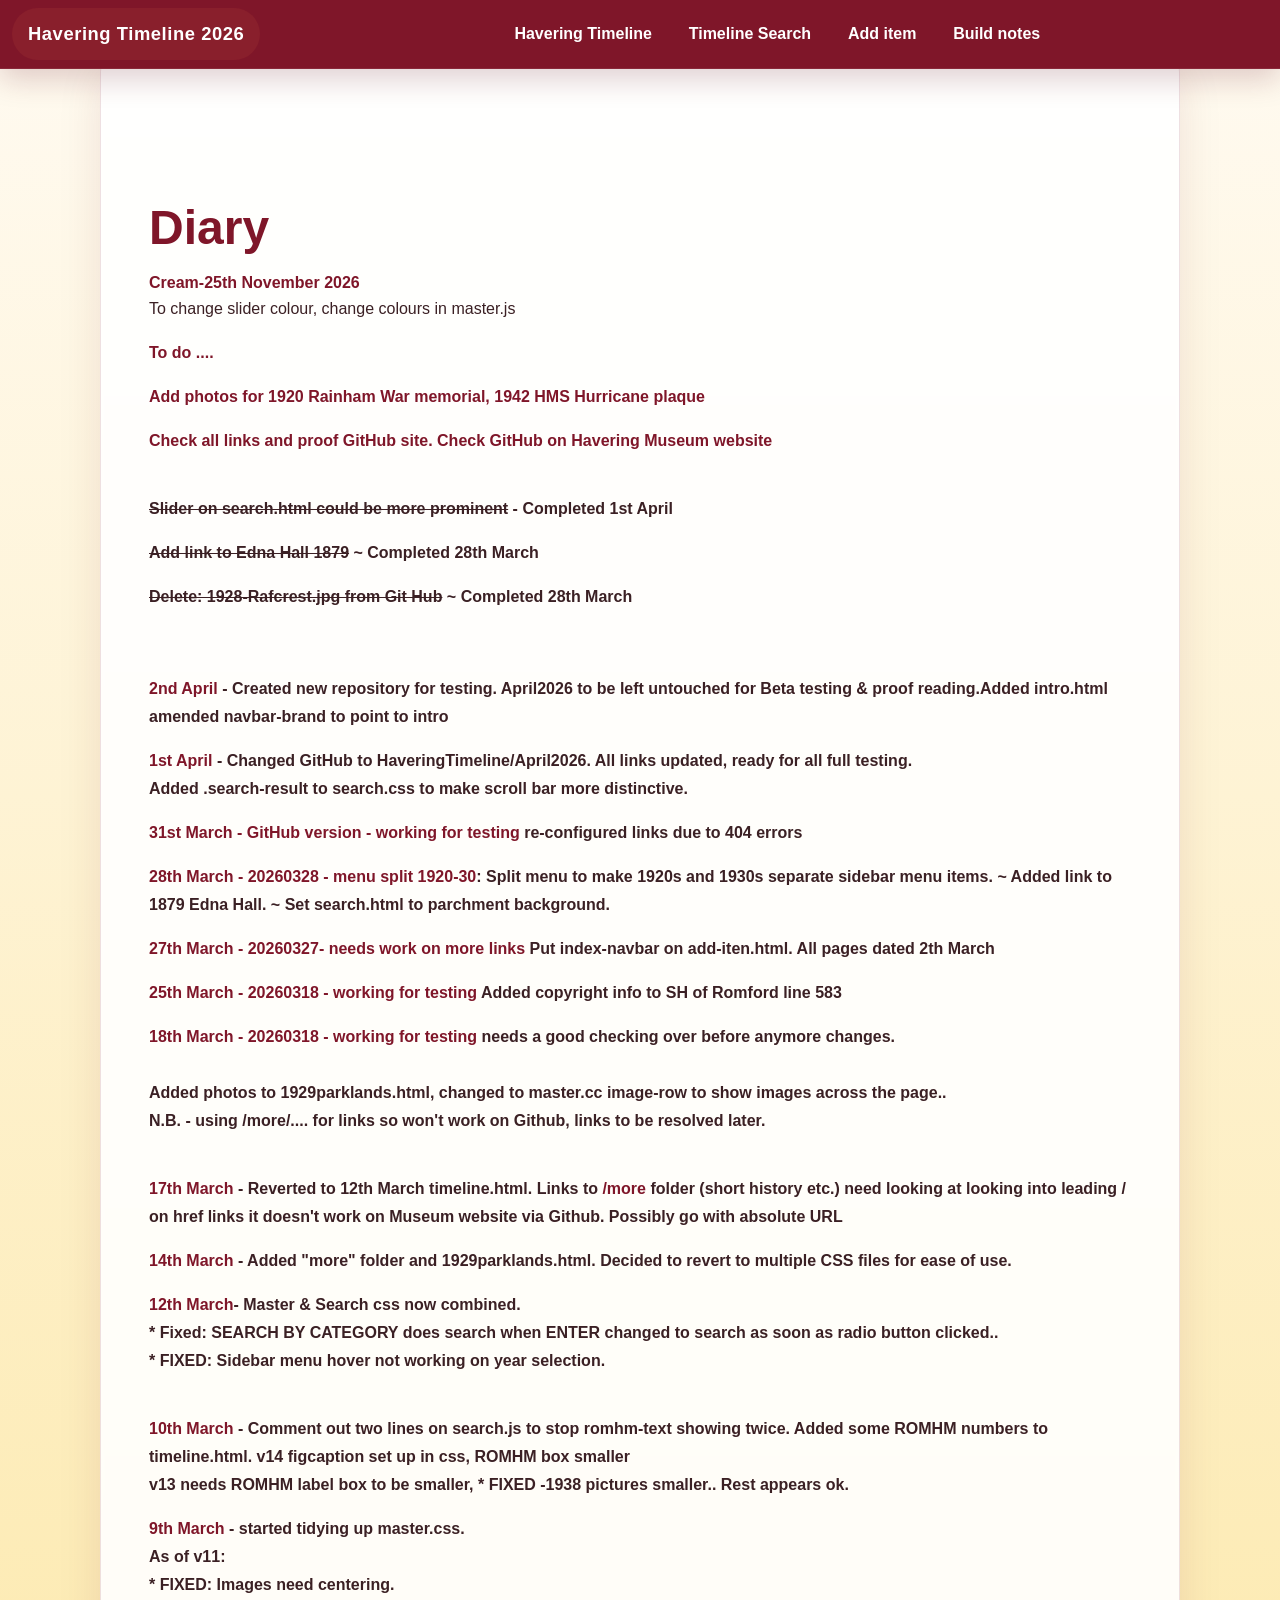
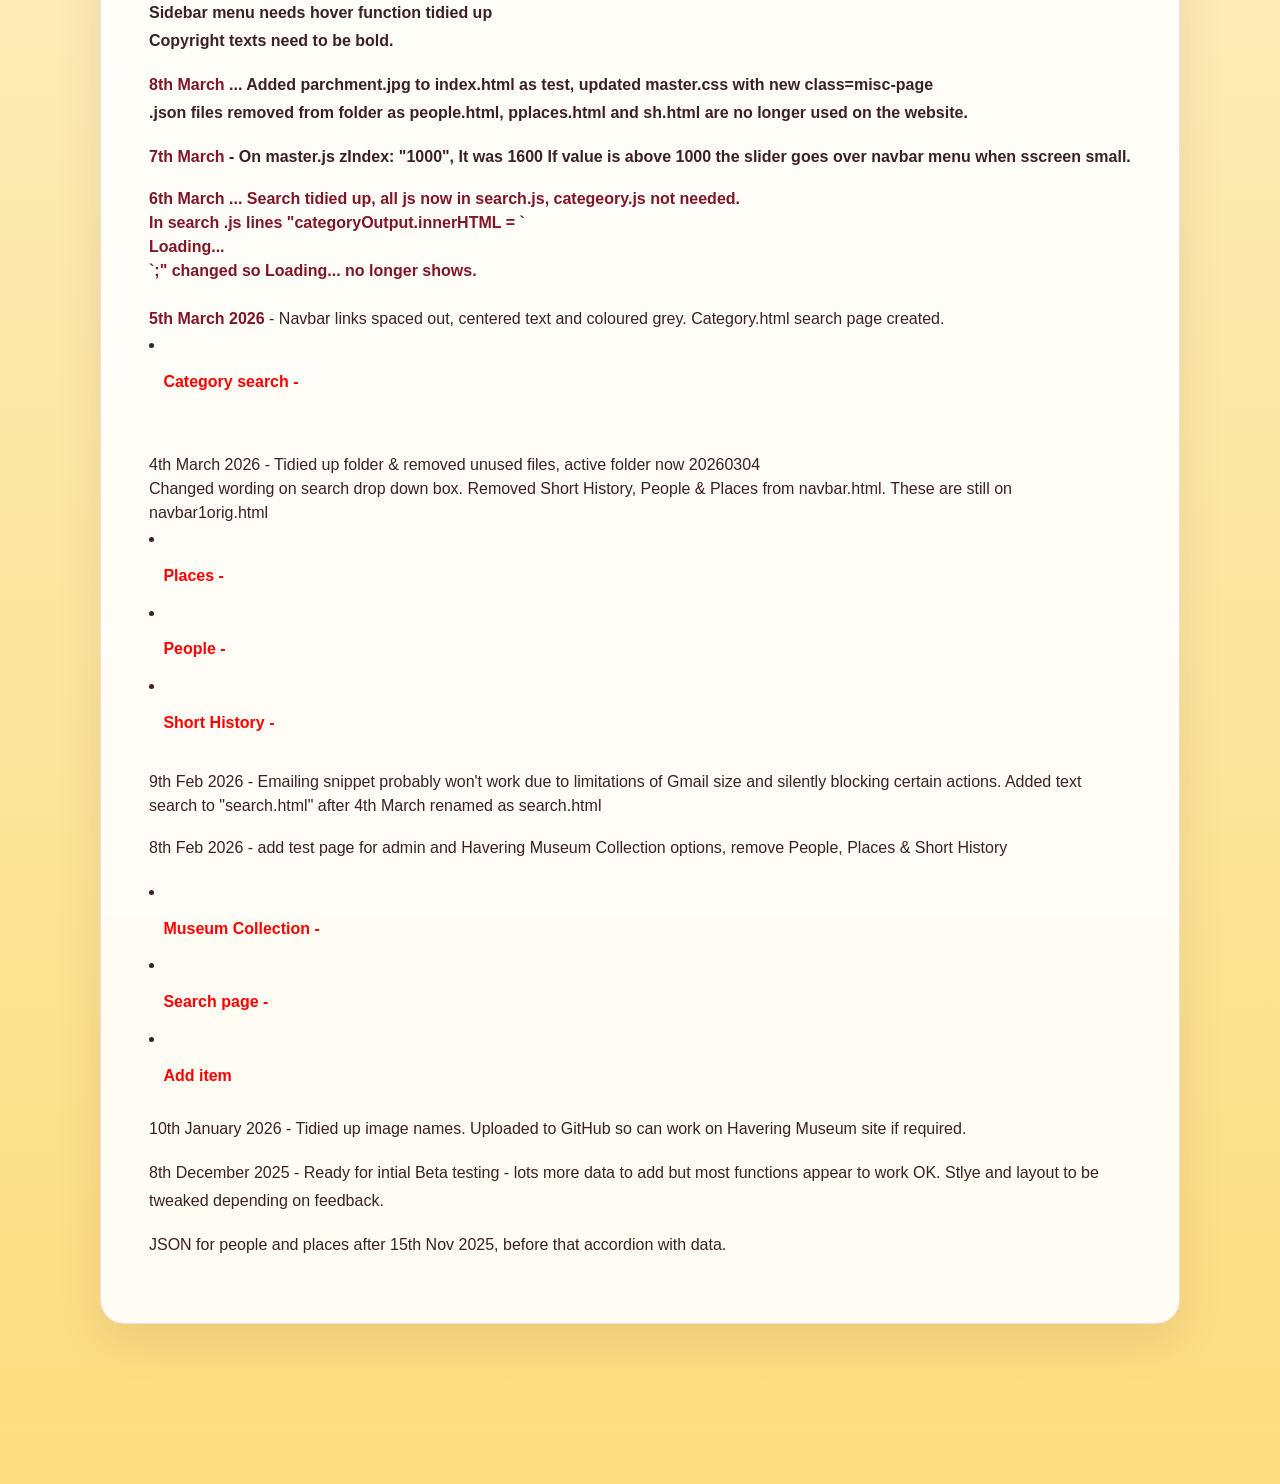
<file: index.html>
<!doctype html>
<html lang="en">
  <head>
    <meta charset="UTF-8" />
    <meta name="viewport" content="width=device-width, initial-scale=1" />
    <title>Cream-PeteJohnson34 - 24th November 2026 - Index.html</title>
    <link
      href="https://cdn.jsdelivr.net/npm/bootstrap@5.3.3/dist/css/bootstrap.min.css"
      rel="stylesheet"
      integrity="sha384-QWTKZyjpPEjISv5WaRU9OFeRpok6YctnYmDr5pNlyT2bRjXh0JMhjY6hW+ALEwIH"
      crossorigin="anonymous"
    />
    <script
      defer
      src="https://cdn.jsdelivr.net/npm/bootstrap@5.3.3/dist/js/bootstrap.bundle.min.js"
      integrity="sha384-YvpcrYf0tY3lHB60NNkmXc5s9fDVZLESaAA55NDzOxhy9GkcIdslK1eN7N6jIeHz"
      crossorigin="anonymous"
    ></script>

    <link rel="icon" href="images/tardis.png" type="image/png" />
    <link rel="stylesheet" href="css/cream.css" />
    <link rel="stylesheet" href="css/index.css" />
  </head>

  <body class="misc-page">
    <!--Navigation bar-->
    <div id="nav-placeholder"></div>
    <script>
      fetch("navbar-index.html")
        .then((response) => response.text())
        .then((data) => {
          document.getElementById("nav-placeholder").innerHTML = data;
        })
        .catch((error) => {
          console.error("Error loading the navigation:", error);
        });
    </script>

    <!--End of Navigation bar-->
    <div class="misc-page">
      <div class="container mt-5">
        <p style="margin-top: 100px"></p>
      
        <h1>Diary</h1>
          <b>Cream-25th November 2026  </b>
        </h2>
        <p>To change slider colour, change colours in master.js</p>
        
        <p>
          <b>
            To do ....
            <p>
              Add photos for 1920 Rainham War memorial, 1942 HMS Hurricane
              plaque
            </p>
            <p>
              <b>
                Check all links and proof GitHub site. Check GitHub on Havering
                Museum website</b
              >
            </p>
            <br />
            <p>
              <s>Slider on search.html could be more prominent</s> - Completed
              1st April
            </p>
            <p><s>Add link to Edna Hall 1879</s> ~ Completed 28th March</p>
            <p>
              <s>Delete: 1928-Rafcrest.jpg from Git Hub</s> ~ Completed 28th
              March
            </p>

            <br /><br />
            <p>
              <b>2nd April </b> - Created new repository for testing. April2026
              to be left untouched for Beta testing & proof reading.Added
              intro.html<br />amended navbar-brand to point to intro
            </p>
            <p>
              <b>1st April </b> - Changed GitHub to HaveringTimeline/April2026.
              All links updated, ready for all full testing.<br />Added
              .search-result to search.css to make scroll bar more distinctive.
            </p>
            <p>
              <b>31st March - GitHub version - working for testing</b>
              re-configured links due to 404 errors <br />
            </p>

            <p>
              <b>28th March - 20260328 - menu split 1920-30</b>: Split menu to
              make 1920s and 1930s separate sidebar menu items. ~ Added link to
              1879 Edna Hall. ~ Set search.html to parchment background. <br />
            </p>

            <p>
              <b>27th March - 20260327- needs work on more links </b> Put
              index-navbar on add-iten.html. All pages dated 2th March<br />
            </p>

            <p>
              <b>25th March - 20260318 - working for testing</b> Added copyright
              info to SH of Romford line 583<br />
            </p>
            <p>
              <b>18th March - 20260318 - working for testing</b> needs a good
              checking over before anymore changes.<br /><br />
              Added photos to 1929parklands.html, changed to master.cc image-row
              to show images across the page..<br />
              N.B. - using /more/.... for links so won't work on Github, links
              to be resolved later.
            </p>
            <br />
            <p>
              <b>17th March</b> - Reverted to 12th March timeline.html. Links to
              <b>/more</b> folder (short history etc.) need looking at looking
              into leading / on href links it doesn't work on Museum website via
              Github. Possibly go with absolute URL
            </p>
            <p>
              <b>14th March</b> - Added "more" folder and 1929parklands.html.
              Decided to revert to multiple CSS files for ease of use.
            </p>
            <p>
              <b>12th March</b>- Master & Search css now combined.<br />* Fixed:
              SEARCH BY CATEGORY does search when ENTER changed to search as
              soon as radio button clicked.. <br />* FIXED: Sidebar menu hover
              not working on year selection.
            </p>
            <br />
            <p>
              <b>10th March </b>- Comment out two lines on search.js to stop
              romhm-text showing twice. Added some ROMHM numbers to
              timeline.html. v14 figcaption set up in css, ROMHM box smaller<br />
              v13 needs ROMHM label box to be smaller, * FIXED -1938 pictures
              smaller.. Rest appears ok.
            </p>
            <p>
              <b>9th March </b>- started tidying up master.css.<br />
              As of v11:<br />* FIXED: Images need centering. <br />
              Sidebar menu needs hover function tidied up<br />Copyright texts
              need to be bold.
            </p>

            <p>
              <b> 8th March </b>... Added parchment.jpg to index.html as test,
              updated master.css with new class=misc-page<br />
              .json files removed from folder as people.html, pplaces.html and
              sh.html are no longer used on the website.
            </p>

            <p>
              <b> 7th March </b>- On master.js zIndex: "1000", It was 1600 If
              value is above 1000 the slider goes over navbar menu when sscreen
              small.
            </p>
            6th <b>March </b>... Search tidied up, all js now in search.js,
            categeory.js not needed.<br />
            In search .js lines "categoryOutput.innerHTML = `
            <div class="notice">Loading...</div>
            `;" changed so Loading... no longer shows. <br /><br />
            <b></b>5th March 2026
          </b>
          - Navbar links spaced out, centered text and coloured grey.
          Category.html search page created. <br />
          <li>
            <a class="nav-link" href="search.html" style="color: red"
              >Category search -</a
            >
          </li>
          <br /><br />
          4th March 2026 - Tidied up folder & removed unused files, active
          folder now 20260304 <br />
          Changed wording on search drop down box. Removed Short History, People
          & Places from navbar.html. These are still on navbar1orig.html<br />
          <li>
            <a class="nav-link" href="timeline.html" style="color: red"
              >Places -</a
            >
          </li>
          <li>
            <a class="nav-link" href="timeline.html" style="color: red"
              >People -</a
            >
          </li>
          <li>
            <a class="nav-link" href="more/sh.html" style="color: red">
              Short History -</a
            >
          </li>
          <br />

          9th Feb 2026 - Emailing snippet probably won't work due to limitations
          of Gmail size and silently blocking certain actions. Added text search
          to "search.html" after 4th March renamed as search.html
        </p>

        <p>
          8th Feb 2026 - add test page for admin and Havering Museum Collection
          options, remove People, Places & Short History

          <li>
            <a class="nav-link" href="search.html" style="color: red"
              >Museum Collection -</a
            >
          </li>
          <li>
            <a class="nav-link" href="search.html" style="color: red"
              >Search page -</a
            >
          </li>
          <li>
            <a class="nav-link" href="add-item.html" style="color: red"
              >Add item</a
            >
          </li>
        </p>

        <p>
          10th January 2026 - Tidied up image names. Uploaded to GitHub so can
          work on Havering Museum site if required.
        </p>
        <p>
          8th December 2025 - Ready for intial Beta testing - lots more data to
          add but most functions appear to work OK. Stlye and layout to be
          tweaked depending on feedback.
        </p>
        <p>
          JSON for people and places after 15th Nov 2025, before that accordion
          with data.
        </p>
      </div>
    </div>
    <script src="https://cdn.jsdelivr.net/npm/bootstrap@5.3.0/dist/js/bootstrap.bundle.min.js"></script>
  </body>
</html>
</file>
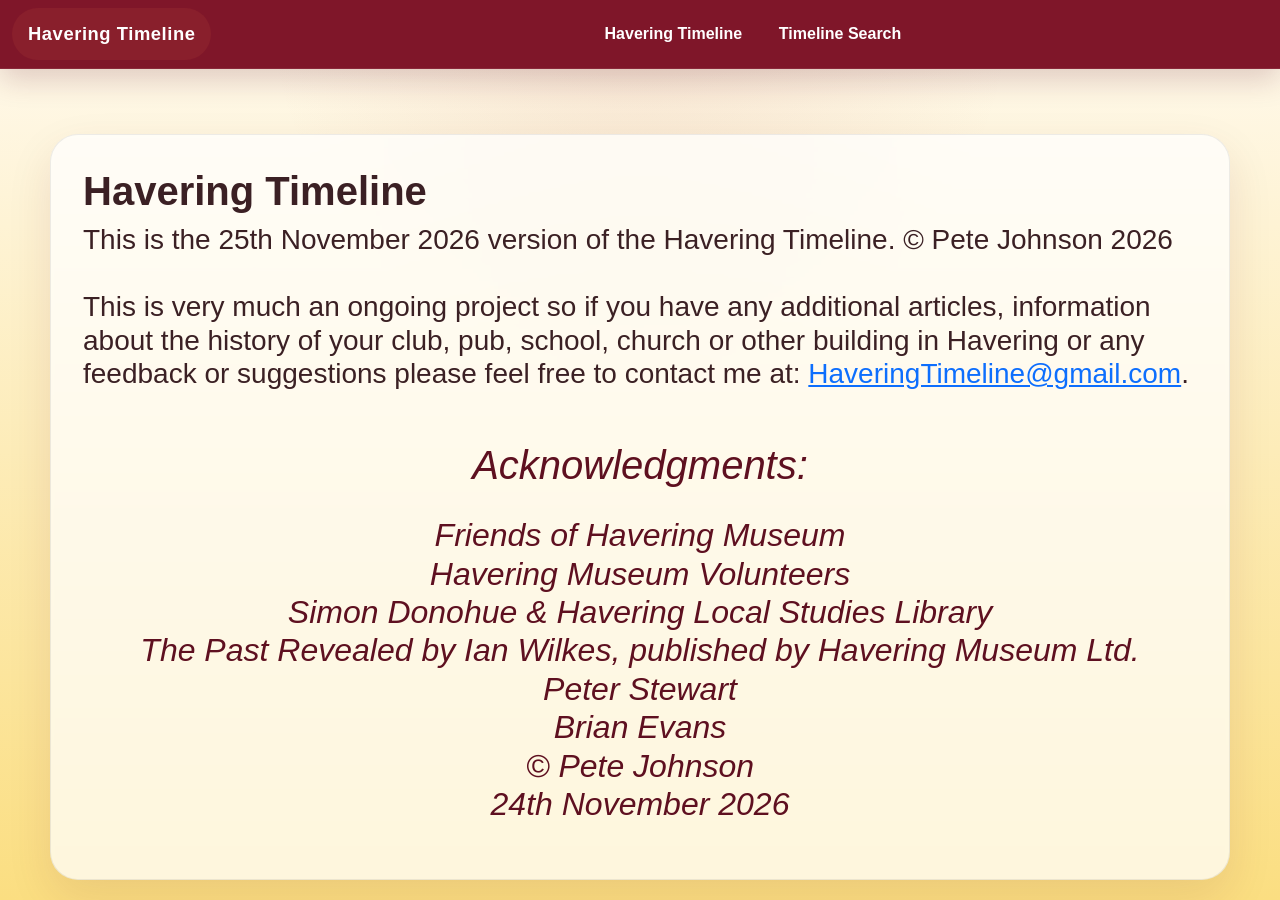
<file: intro.html>
!DOCTYPE html>
<html lang="en">

<head>
  <meta charset="UTF-8">
  <meta name="viewport" content="width=device-width, initial-scale=1.0">
  <title>Cream-PeteJohnson34 - intro.html</title>

  <!-- Bootstrap + Icons -->
  <link href="https://cdn.jsdelivr.net/npm/bootstrap@5.3.3/dist/css/bootstrap.min.css" rel="stylesheet">
  <link href="https://cdn.jsdelivr.net/npm/bootstrap-icons@1.11.3/font/bootstrap-icons.min.css" rel="stylesheet">
  <link rel="stylesheet" href="https://cdnjs.cloudflare.com/ajax/libs/font-awesome/6.4.0/css/all.min.css">
  <link rel="icon" href="images/tardis.png" type="image/png">

  <!-- Bootstrap JS (required for accordion) -->
  <script defer src="https://cdn.jsdelivr.net/npm/bootstrap@5.3.3/dist/js/bootstrap.bundle.min.js"></script>

  <!-- External JS -->
  <script defer src="js/master.js"></script>

  <!-- External CSS -->
  <link rel="stylesheet" href="css/cream.css">
  <link rel="icon" href="images/tardis.png" type="image/png" />
  
</head>

<container>
  <!--Navigation bar-->
  <div id="nav-placeholder"></div>
  <script defer src="js/navbar.js"></script>

  <!--End of Navigation bar-->
  <div class="container">
    <h1><b>Havering Timeline<br></b></h1>
    <h3>This is the 25th November 2026 version of the Havering Timeline. © Pete Johnson 2026
      <br><br>

      This is very much an ongoing project so if you have any additional articles, information about the history of your
      club, pub, school, church or other building in Havering
      or any feedback or suggestions please feel free to contact me at: <a href="mailto:HaveringTimeline@gmail.com">
        HaveringTimeline@gmail.com</a>. <br> <br>

    </h3>
    </h3>
    <div class="copyright-text">
      <h1>Acknowledgments:</h1>
      <br>
      <h2>Friends of Havering Museum
        <br>
        Havering Museum Volunteers
        <br>
        Simon Donohue & Havering Local Studies Library
        <br>
        The Past Revealed by Ian Wilkes, published by Havering Museum Ltd.

        <br>
        Peter Stewart
        <br>
        Brian Evans
        <br>


        © Pete Johnson
        <br>
       24th November 2026
      </h2>
    </div>
  </div>
  </body>
</file>
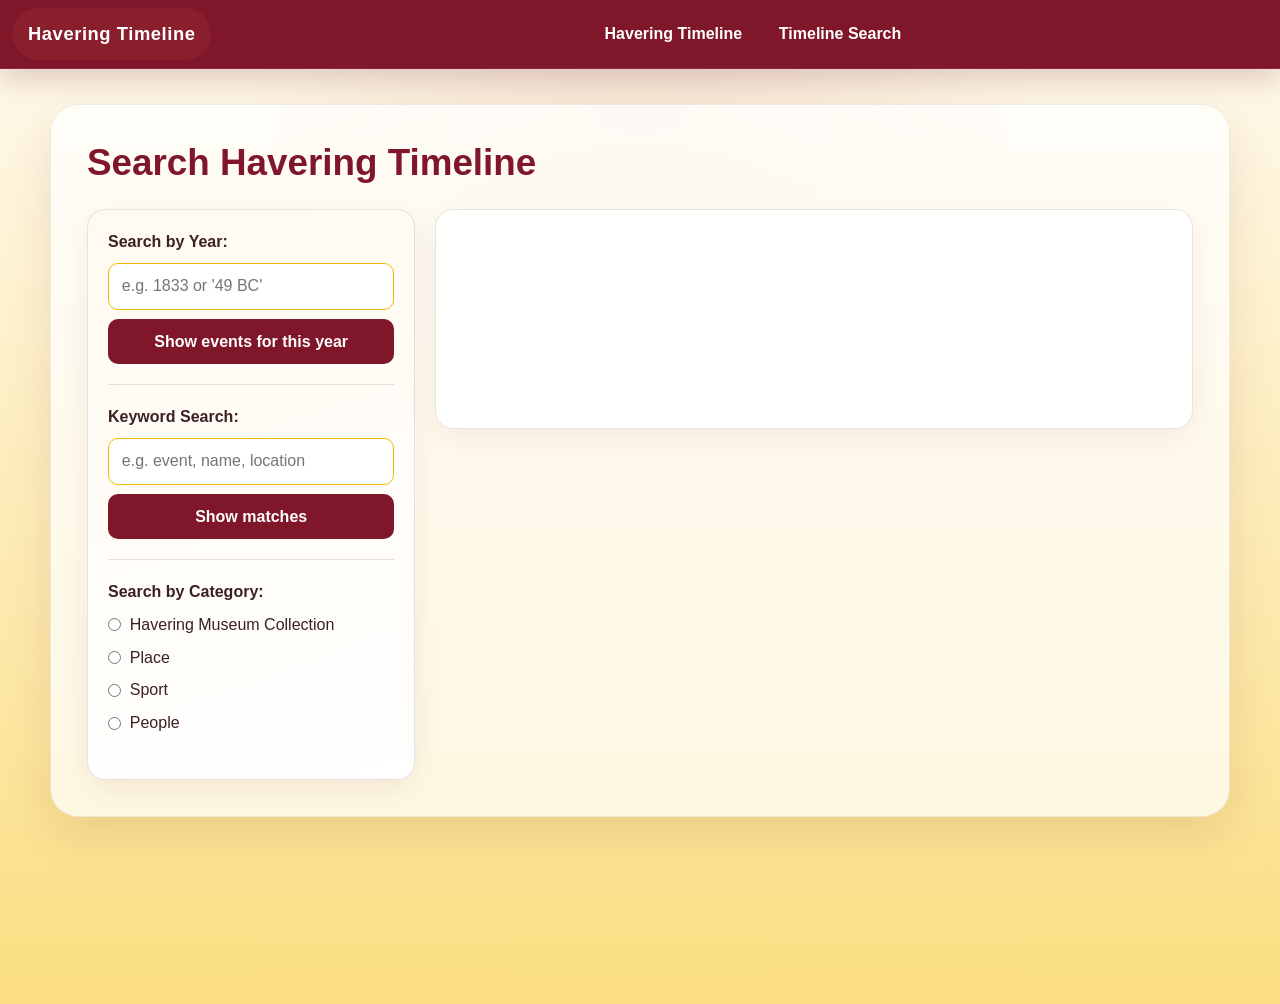
<file: search.html>
<!doctype html>
<html lang="en">
  <head>
    <meta charset="UTF-8" />
    <meta name="viewport" content="width=device-width, initial-scale=1" />
    <title>bluehtl - 29th September 2026 - search.html</title>
    <link
      href="https://cdn.jsdelivr.net/npm/bootstrap@5.3.3/dist/css/bootstrap.min.css"
      rel="stylesheet"
      integrity="sha384-QWTKZyjpPEjISv5WaRU9OFeRpok6YctnYmDr5pNlyT2bRjXh0JMhjY6hW+ALEwIH"
      crossorigin="anonymous"
    />
    <script
      defer
      src="https://cdn.jsdelivr.net/npm/bootstrap@5.3.3/dist/js/bootstrap.bundle.min.js"
      integrity="sha384-YvpcrYf0tY3lHB60NNkmXc5s9fDVZLESaAA55NDzOxhy9GkcIdslK1eN7N6jIeHz"
      crossorigin="anonymous"
    ></script>
    <link
      href="https://cdnjs.cloudflare.com/ajax/libs/font-awesome/6.5.0/css/all.min.css"
      rel="stylesheet"
    />
       <!-- External JS -->
    <script defer src="js/search.js"></script>
    <!-- category search merged into search.js; category.js no longer required -->

    <!-- External CSS -->
    <link rel="stylesheet" href="css/cream.css" />
    <link rel="stylesheet" href="css/search.css" />
    <link rel="icon" href="images/tardis.png" type="image/png" />
  </head>

  <body class="search-page">
    <!--Navigation bar-->
    <div id="nav-placeholder"></div>
    <script defer src="js/navbar.js"></script>
    <div class="container container-sh">
      <h2 class="search-title">Search Havering Timeline</h2>

      <!-- 6th March CHANGE: Split into two-column layout: Search Functions (Left 30%) and Results (Right 70%) -->
      <div class="search-container">
        <!-- 6th March CHANGE: LEFT SIDEBAR: Search Functions (30%) -->
        <div class="search-sidebar">
          <!-- Year Search -->
          <div class="search-section">
            <label for="year"><b>Search by Year:</b></label
            ><br>
            <input
              id="year"
              type="text"
              placeholder="e.g. 1833 or '49 BC'"
              class="timeline-viewer-input"
            />
            <button id="show" class="timeline-viewer-button">
              Show events for this year
            </button>
          </div>

          <!-- Timeline Search -->
          <div class="search-section">
            <label for="searchQuery"><b>Keyword Search:</b></label
            ><br>
            <input
              id="searchQuery"
              type="text"
              placeholder="e.g. event, name, location"
              class="timeline-viewer-input"
            />
            <button id="searchBtn" class="timeline-viewer-button">
              Show matches
            </button>
          </div>

          <!-- Category Search -->
          <div class="search-section">
            <label><b>Search by Category:</b></label
            ><br>
            <div class="category-options">
              <div>
                <input
                  type="radio"
                  id="catcollection"
                  name="category"
                  value="catcollection"
                />
                <label for="catcollection">Havering Museum Collection</label>
              </div>
              <div>
                <input
                  type="radio"
                  id="catplace"
                  name="category"
                  value="catplace"
                />
                <label for="catplace">Place</label>
              </div>
              <div>
                <input
                  type="radio"
                  id="catsport"
                  name="category"
                  value="catsport"
                />
                <label for="catsport">Sport</label>
              </div>
              <div>
                <input
                  type="radio"
                  id="catpeople"
                  name="category"
                  value="catpeople"
                />
                <label for="catpeople">People</label>
              </div>
            </div>
            <br><!-- 12 March 2026 - category search button removed (radio buttons trigger search automatically) -->
            <!-- <button id="categorySearchBtn">Search</button> -->
          </div>
        </div>

        <!-- 6th March CHANGE: RIGHT SECTION: Search Results (70%) -->
        <div class="search-results">
          <div id="output"></div>

          <div id="category-output"></div>
        </div>
      </div>
    </div>
  </body>
</html>
</file>
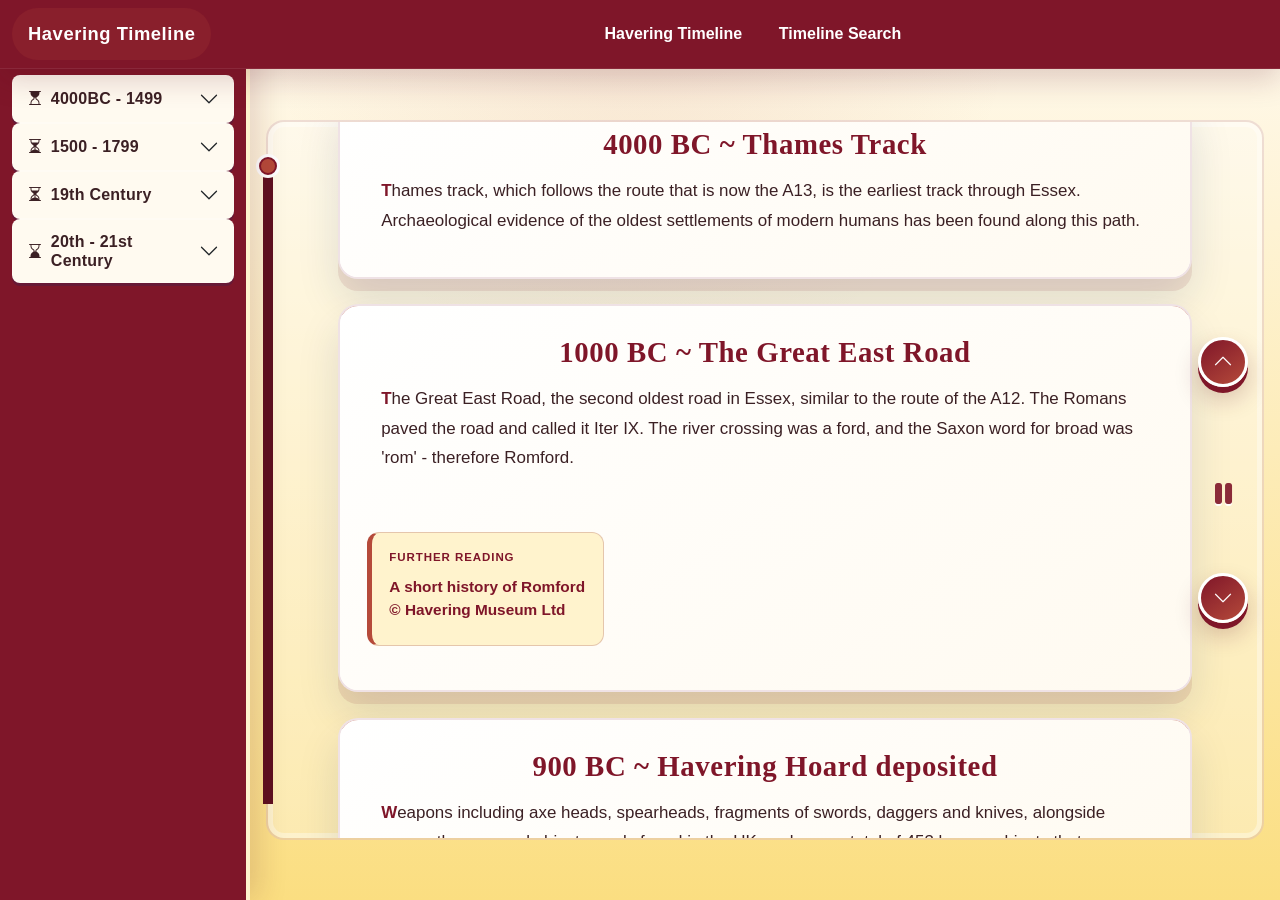
<file: timeline.html>
<!doctype html>
<html lang="en">
  <head>
    <meta charset="UTF-8" />
    <meta name="viewport" content="width=device-width, initial-scale=1.0" />
    <title>25th November 2026 - Havering Timeline</title>

    <!-- Bootstrap + Icons -->
    <link
      href="https://cdn.jsdelivr.net/npm/bootstrap@5.3.3/dist/css/bootstrap.min.css"
      rel="stylesheet"
    />
    <link
      href="https://cdn.jsdelivr.net/npm/bootstrap-icons@1.11.3/font/bootstrap-icons.min.css"
      rel="stylesheet"
    />
    <link
      rel="stylesheet"
      href="https://cdnjs.cloudflare.com/ajax/libs/font-awesome/6.4.0/css/all.min.css"
    />

    <!-- Bootstrap JS (required for accordion) -->
    <script
      defer
      src="https://cdn.jsdelivr.net/npm/bootstrap@5.3.3/dist/js/bootstrap.bundle.min.js"
    ></script>

    <!-- External JS -->
    <script defer src="js/master.js"></script>

    <!-- External CSS -->
    <link rel="stylesheet" href="css/cream.css" id="timeline-theme" />
    <link rel="icon" href="images/tardis.png" type="image/png" />
  </head>

  <body class="timeline-page">
    <!--Navigation bar-->
    <div id="nav-placeholder"></div>
    <script defer src="js/navbar.js"></script>
    <!--End of Navigation bar-->

    <!-- =========================
     Full Timeline Sidebar
    ========================= -->
    <div class="sidebar">
      <div class="accordion" id="timelineAccordion">
        <!-- =========================
         Menu 1: 4000BC - 1499
      ========================= -->
        <div class="accordion-item">
          <h2 class="accordion-header" id="century4000BCto1499">
            <button
              class="accordion-button collapsed"
              type="button"
              data-bs-toggle="collapse"
              data-bs-target="#collapse4000BCto1499"
              aria-expanded="false"
              aria-controls="collapse4000BCto1499"
            >
              <i class="bi bi-hourglass-top me-2"></i>4000BC - 1499
            </button>
          </h2>
          <div
            id="collapse4000BCto1499"
            class="accordion-collapse collapse"
            aria-labelledby="century4000BCto1499"
            data-bs-parent="#timelineAccordion"
          >
            <div class="accordion-body">
              <div class="accordion" id="subcentury4000BCto1499">
                <!-- Sub-menu: 1000BC - 1199 -->
                <div class="accordion-item">
                  <h2 class="accordion-header" id="subcentury1000BCto1199">
                    <button
                      class="accordion-button collapsed"
                      type="button"
                      data-bs-toggle="collapse"
                      data-bs-target="#collapse1000BCto1199"
                      aria-expanded="false"
                      aria-controls="collapse1000BCto1199"
                    >
                      1000BC - 1199
                    </button>
                  </h2>
                  <div
                    id="collapse1000BCto1199"
                    class="accordion-collapse collapse"
                    aria-labelledby="subcentury1000BCto1199"
                    data-bs-parent="#subcentury4000BCto1499"
                  >
                    <div class="accordion-body">
                      <a class="nav-link" href="#4000BC"
                        >4000BC - Thames Track</a
                      >
                      <a class="nav-link" href="#1000BC"
                        >1000BC - Great East Road</a
                      >
                      <a class="nav-link" href="#900BC"
                        >900BC - Havering Hoard</a
                      >
                      <a class="nav-link" href="#49BC">49BC - Boudicca</a>
                      <a class="nav-link" href="#0946">0946 ~ Pyrgo Palace</a>
                      <a class="nav-link" href="#0969"
                        >0969 ~ Wennington first mentioned</a
                      >
                      <a class="nav-link" href="#1060"
                        >1060 ~ Royal Palace of Havering</a
                      >
                      <a class="nav-link" href="#1086">1086 ~ Domesday Book</a>
                      <a class="nav-link" href="#1159sm"
                        >1159 ~ Suttons Manor</a
                      >
                      <a class="nav-link" href="#1159hp"
                        >1159 ~ Hornchurch Priory</a
                      >
                      <a class="nav-link" href="#1170"
                        >1170 ~ St. Helen and St. Giles</a
                      >
                      <a class="nav-link" href="#1199">1199 ~ Rainham Ferry</a>
                    </div>
                  </div>
                </div>

                <!-- Sub-menu: 1200 - 1399 -->
                <div class="accordion-item">
                  <h2 class="accordion-header" id="subcentury1200to1399">
                    <button
                      class="accordion-button collapsed"
                      type="button"
                      data-bs-toggle="collapse"
                      data-bs-target="#collapse1200to1399"
                      aria-expanded="false"
                      aria-controls="collapse1200to1399"
                    >
                      1200 - 1399
                    </button>
                  </h2>
                  <div
                    id="collapse1200to1399"
                    class="accordion-collapse collapse"
                    aria-labelledby="subcentury1200to1399"
                    data-bs-parent="#subcentury4000BCto1499"
                  >
                    <div class="accordion-body">
                      <a class="nav-link" href="#1200">1200 ~ Mawneys House</a>
                      <a class="nav-link" href="#1222"
                        >1222 ~ Hornchurch first mentioned</a
                      >
                      <a class="nav-link" href="#1223"
                        >1223 ~ St. Laurence Church</a
                      >
                      <a class="nav-link" href="#1247"
                        >1247 ~ Romford Market Charter</a
                      >
                      <a class="nav-link" href="#1262"
                        >1262 ~ Mitchell or Howard's Mill, Hornchurch</a
                      >
                      <a class="nav-link" href="#1320"
                        >1320 ~ Henry de Yevele</a
                      >
                      <a class="nav-link" href="#1323"
                        >1323 ~ Romford Old Chapel</a
                      >
                      <a class="nav-link" href="#1334"
                        >1334 ~ Stubbers first documented</a
                      >
                      <a class="nav-link" href="#1374"
                        >1374 ~ Royal Palace - Main chapel</a
                      >
                    </div>
                  </div>
                </div>
                <!-- Sub-menu: 1400 - 1499 -->
                <div class="accordion-item">
                  <h2 class="accordion-header" id="subcentury1400to1499">
                    <button
                      class="accordion-button collapsed"
                      type="button"
                      data-bs-toggle="collapse"
                      data-bs-target="#collapse1400to1499"
                      aria-expanded="false"
                      aria-controls="collapse1400to1499"
                    >
                      1400 - 1499
                    </button>
                  </h2>
                  <div
                    id="collapse1400to1499"
                    class="accordion-collapse collapse"
                    aria-labelledby="subcentury1400to1499"
                    data-bs-parent="#subcentury4000BCto1499"
                  >
                    <div class="accordion-body">
                      <a class="nav-link" href="#1400"
                        >1400 ~ Alice Perrers dies</a
                      >
                      <a class="nav-link" href="#1403"
                        >1403 ~ Isabella of Valois repatriated</a
                      >
                      <a class="nav-link" href="#1406"
                        >1406 ~ St Edward the Confessor Chapel</a
                      >
                      <a class="nav-link" href="#1410"
                        >1410 ~ Sir Thomas Cooke</a
                      >
                      <a class="nav-link" href="#1420"
                        >1420 ~ Sir Thomas Urswick of Marks and Gobions</a
                      >
                      <a class="nav-link" href="#1437"
                        >1437 ~ Joanna of Navarre dies</a
                      >
                      <a class="nav-link" href="#1450"
                        >1450 ~ Hall Barn - aka Upminster Tithe Barn</a
                      >
                      <a class="nav-link" href="#1465"
                        >1465 ~ Liberty of Havering-atte-Bower</a
                      >
                      <a class="nav-link" href="#1483lh"
                        >1483 ~ Liberty of Havering Courthouse</a
                      >
                      <a class="nav-link" href="#1483rr"
                        >1483 ~ Roger Reede Almshouses</a
                      >
                    </div>
                  </div>
                </div>
              </div>
            </div>
          </div>

          <!-- =========================
         Menu 2: 1500 - 1799
    ========================= -->
          <div class="accordion-item">
            <h2 class="accordion-header" id="century1500to1799">
              <button
                class="accordion-button collapsed"
                type="button"
                data-bs-toggle="collapse"
                data-bs-target="#collapse1500to1799"
                aria-expanded="false"
                aria-controls="collapse1500to1799"
              >
                <i class="bi bi-hourglass-split me-2"></i>1500 - 1799
              </button>
            </h2>
            <div
              id="collapse1500to1799"
              class="accordion-collapse collapse"
              aria-labelledby="century1500to1799"
              data-bs-parent="#timelineAccordion"
            >
              <div class="accordion-body">
                <div class="accordion" id="subcentury1500to1799">
                  <!-- Sub-menu: 1500 - 1599 -->
                  <div class="accordion-item">
                    <h2 class="accordion-header" id="subcentury1500to1599">
                      <button
                        class="accordion-button collapsed"
                        type="button"
                        data-bs-toggle="collapse"
                        data-bs-target="#collapse1500to1599"
                        aria-expanded="false"
                        aria-controls="collapse1500to1599"
                      >
                        1500 - 1599
                      </button>
                    </h2>
                    <div
                      id="collapse1500to1599"
                      class="accordion-collapse collapse"
                      aria-labelledby="subcentury1500to1599"
                      data-bs-parent="#subcentury1500to1799"
                    >
                      <div class="accordion-body">
                        <a class="nav-link" href="#1504"
                          >1504 ~ Sir Anthony Cooke</a
                        >
                        <a class="nav-link" href="#1586"
                          >1586 ~ Appleton's Almshouses - Jane Ayloffe</a
                        >
                        <a class="nav-link" href="#1588"
                          >1588 ~ Queen Elizabeth I</a
                        >
                        <a class="nav-link" href="#1592"
                          >1592 ~ Francis Quarles</a
                        >
                      </div>
                    </div>
                  </div>

                  <!-- Sub-menu: 1600 - 1699 -->
                  <div class="accordion-item">
                    <h2 class="accordion-header" id="subcentury1600to1699">
                      <button
                        class="accordion-button collapsed"
                        type="button"
                        data-bs-toggle="collapse"
                        data-bs-target="#collapse1600to1699"
                        aria-expanded="false"
                        aria-controls="collapse1600to1699"
                      >
                        1600 - 1699
                      </button>
                    </h2>
                    <div
                      id="collapse1600to1699"
                      class="accordion-collapse collapse"
                      aria-labelledby="subcentury1600to1699"
                      data-bs-parent="#subcentury1500to1799"
                    >
                      <div class="accordion-body">
                        <a class="nav-link" href="#1600"
                          >1600 ~ Will Kemp - Nine Daies Wonder</a
                        >
                        <a class="nav-link" href="#1601"
                          >1601 ~ Sir Francis Bacon inherits Golden Lion pub</a
                        >
                        <a class="nav-link" href="#1618"
                          >1618 ~ Rising Sun Mill, Victoria Road, Romford</a
                        >
                        <a class="nav-link" href="#1632"
                          >1632 ~ Sun Inn, London Road, Romford</a
                        >
                        <a class="nav-link" href="#1638"
                          >1638 ~ Charles I at Royal Palace</a
                        >
                        <a class="nav-link" href="#1657"
                          >1657 ~ William Derham FRS</a
                        >
                        <a class="nav-link" href="#1665uc"
                          >1665 ~ Upminster Common Mill</a
                        >
                        <a class="nav-link" href="#1665sp"
                          >1665 ~ Samuel Pepys and great Plague</a
                        >
                        <a class="nav-link" href="#1679">1679 ~ Ann Tipping</a>
                        <a class="nav-link" href="#1680"
                          >1680 ~ The King's Head Inn at Hornchurch</a
                        >
                        <a class="nav-link" href="#1696"
                          >1696 ~ General James Oglethorpe</a
                        >
                      </div>
                    </div>
                  </div>

                  <!-- Sub-menu: 1700 - 1799 -->
                  <div class="accordion-item">
                    <h2 class="accordion-header" id="subcentury1700to1799">
                      <button
                        class="accordion-button collapsed"
                        type="button"
                        data-bs-toggle="collapse"
                        data-bs-target="#collapse1700to1799"
                        aria-expanded="false"
                        aria-controls="collapse1700to1799"
                      >
                        1700 - 1799
                      </button>
                    </h2>
                    <div
                      id="collapse1700to1799"
                      class="accordion-collapse collapse"
                      aria-labelledby="subcentury1700to1799"
                      data-bs-parent="#subcentury1500to1799"
                    >
                      <div class="accordion-body">
                        <a class="nav-link" href="#1700"
                          >1700 ~ High House Farmhouse, Corbets Tey</a
                        >
                        <a class="nav-link" href="#1707"
                          >1707 ~ Dagenham Breach</a
                        >
                        <a class="nav-link" href="#1724"
                          >1724 ~ Dame Tipping School</a
                        >
                        <a class="nav-link" href="#1729bh"
                          >1729 ~ Bower House</a
                        >
                        <a class="nav-link" href="#1729rh"
                          >1729 ~ Rainham Hall</a
                        >
                        <a class="nav-link" href="#1760"
                          >1760 ~ Elizabeth Balls - Goat Woman of Havering</a
                        >
                        <a class="nav-link" href="#1784"
                          >1784 ~ Wedlake's Foundry</a
                        >
                        <a class="nav-link" href="#1789"
                          >1789 ~ Hornchurch Brewery</a
                        >
                        <a class="nav-link" href="#1792">1792 ~ Round House</a>
                        <a class="nav-link" href="#1795mj"
                          >1795 ~ Mendoza v Jackson bare knuckle-fight</a
                        >
                        <a class="nav-link" href="#1795rb"
                          >1795 ~ Romford Barracks</a
                        >
                        <a class="nav-link" href="#1799"
                          >1799 ~ Edward Ind takes over Star Inn</a
                        >
                      </div>
                    </div>
                  </div>
                </div>
                <!-- /subcentury1500to1799 -->
              </div>
            </div>

            <!-- =========================
             Menu 3: 19th Century (1800-1899)
        ========================= -->
            <div class="accordion-item">
              <h2 class="accordion-header" id="century1800to1899">
                <button
                  class="accordion-button collapsed"
                  type="button"
                  data-bs-toggle="collapse"
                  data-bs-target="#collapse1800to1899"
                  aria-expanded="false"
                  aria-controls="collapse1800to1899"
                >
                  <i class="bi bi-hourglass-split me-2"></i>19th Century
                </button>
              </h2>
              <div
                id="collapse1800to1899"
                class="accordion-collapse collapse"
                aria-labelledby="century1800to1899"
                data-bs-parent="#timelineAccordion"
              >
                <div class="accordion-body">
                  <div class="accordion" id="subcentury1800to1899">
                    <!-- Sub-menu: 1800 - 1819 -->
                    <div class="accordion-item">
                      <h2 class="accordion-header" id="subcentury1800to1819">
                        <button
                          class="accordion-button collapsed"
                          type="button"
                          data-bs-toggle="collapse"
                          data-bs-target="#collapse1800to1819"
                          aria-expanded="false"
                          aria-controls="collapse1800to1819"
                        >
                          1800 - 1819
                        </button>
                      </h2>
                      <div
                        id="collapse1800to1819"
                        class="accordion-collapse collapse"
                        aria-labelledby="subcentury1800to1819"
                        data-bs-parent="#subcentury1800to1899"
                      >
                        <div class="accordion-body">
                          <a class="nav-link" href="#1800"
                            >1800 ~ Old Chapel, Upminster</a
                          >
                          <a class="nav-link" href="#1803"
                            >1803 ~ Upminster Windmill</a
                          >
                          <a class="nav-link" href="#1810fi"
                            >1810 ~ Fairkytes Ironwork</a
                          >
                          <a class="nav-link" href="#1810cr"
                            >1810 ~ Collier Row Mill</a
                          >
                          <a class="nav-link" href="#1818"
                            >1818 ~ Dagenham to Collier Row canal proposed</a
                          >
                        </div>
                      </div>
                    </div>

                    <!-- Sub-menu: 1820 - 1839 -->
                    <div class="accordion-item">
                      <h2 class="accordion-header" id="subcentury1820to1839">
                        <button
                          class="accordion-button collapsed"
                          type="button"
                          data-bs-toggle="collapse"
                          data-bs-target="#collapse1820to1839"
                          aria-expanded="false"
                          aria-controls="collapse1820to1839"
                        >
                          1820 - 1839
                        </button>
                      </h2>
                      <div
                        id="collapse1820to1839"
                        class="accordion-collapse collapse"
                        aria-labelledby="subcentury1820to1839"
                        data-bs-parent="#subcentury1800to1899"
                      >
                        <div class="accordion-body">
                          <a class="nav-link" href="#1833"
                            >1833 ~ Thomas Lewis Wilson (1833-1919)</a
                          >
                          <a class="nav-link" href="#1835"
                            >1835 ~ Dry goods measures</a
                          >
                          <a class="nav-link" href="#1838"
                            >1838 ~ Romford Union Workhouse (later Oldchurch
                            Hospital)</a
                          >
                          <a class="nav-link" href="#1839"
                            >1839 ~ Romford Railway Station</a
                          >
                        </div>
                      </div>
                    </div>

                    <!-- Sub-menu: 1840 - 1859 -->
                    <div class="accordion-item">
                      <h2 class="accordion-header" id="subcentury1840to1859">
                        <button
                          class="accordion-button collapsed"
                          type="button"
                          data-bs-toggle="collapse"
                          data-bs-target="#collapse1840to1859"
                          aria-expanded="false"
                          aria-controls="collapse1840to1859"
                        >
                          1840 - 1859
                        </button>
                      </h2>
                      <div
                        id="collapse1840to1859"
                        class="accordion-collapse collapse"
                        aria-labelledby="subcentury1840to1859"
                        data-bs-parent="#subcentury1800to1899"
                      >
                        <div class="accordion-body">
                          <a class="nav-link" href="#1841"
                            >1841 ~ The Railway Factory</a
                          >
                          <a class="nav-link" href="#1845"
                            >1845 ~ Corn Exchange</a
                          >
                          <a class="nav-link" href="#1848"
                            >1848 ~ Captain Samuel Davis (1848-1926)</a
                          >
                          <a class="nav-link" href="#1850ce"
                            >1850 ~ Corn Exchange Clock</a
                          >
                          <a class="nav-link" href="#1850se"
                            >1850 ~ St. Edward the Confessor Church, Romford
                            Market</a
                          >
                          <a class="nav-link" href="#1851ph"
                            >1851 ~ Pyrgo House built</a
                          >
                          <a class="nav-link" href="#1851bs"
                            >1851 ~ British & National Schools, Hall Lane</a
                          >
                          <a class="nav-link" href="#1857"
                            >1857 ~ Alfred Bennet Bamford</a
                          >
                          <a class="nav-link" href="#1858"
                            >1858 ~ Victoria Flour Mill</a
                          >
                        </div>
                      </div>
                    </div>

                    <!-- Sub-menu: 1860 - 1879 -->
                    <div class="accordion-item">
                      <h2 class="accordion-header" id="subcentury1860to1879">
                        <button
                          class="accordion-button collapsed"
                          type="button"
                          data-bs-toggle="collapse"
                          data-bs-target="#collapse1860to1879"
                          aria-expanded="false"
                          aria-controls="collapse1860to1879"
                        >
                          1860 - 1879
                        </button>
                      </h2>
                      <div
                        id="collapse1860to1879"
                        class="accordion-collapse collapse"
                        aria-labelledby="subcentury1860to1879"
                        data-bs-parent="#subcentury1800to1899"
                      >
                        <div class="accordion-body">
                          <a class="nav-link" href="#1864"
                            >1864 ~ Charles Thomas Perfect</a
                          >
                          <a class="nav-link" href="#1867"
                            >1867 ~ Admiral Sir Henry Pelly (1867-1942)</a
                          >
                          <a class="nav-link" href="#1868"
                            >1868 ~ Harold Wood Station & Goods Yard opens</a
                          >
                          <a class="nav-link" href="#1869"
                            >1869 ~ Cast Iron Boundary Marker</a
                          >
                          <a class="nav-link" href="#1870bs"
                            >1870 ~ Boyd School</a
                          >
                          <a class="nav-link" href="#1870ef"
                            >1870 ~ Elizabeth Fry</a
                          >
                          <a class="nav-link" href="#1871"
                            >1871 ~ Frances Beatrice Bardsley</a
                          >
                          <a class="nav-link" href="#1876rf"
                            >1876 ~ Romford Football Club</a
                          >
                          <a class="nav-link" href="#1876gt"
                            >1876 ~ Grey Towers</a
                          >
                          <a class="nav-link" href="#1877"
                            >1877 ~ Wennington School</a
                          >
                          <a class="nav-link" href="#1878"
                            >1878 ~ St. John the Evangelist Church,
                            Havering-atte-Bower</a
                          >
                          <a class="nav-link" href="#1879"
                            >1879 ~ Lady Edna Clarke Hall</a
                          >
                        </div>
                      </div>
                    </div>

                    <!-- Sub-menu: 1880 - 1899 -->
                    <div class="accordion-item">
                      <h2 class="accordion-header" id="subcentury1880to1899">
                        <button
                          class="accordion-button collapsed"
                          type="button"
                          data-bs-toggle="collapse"
                          data-bs-target="#collapse1880to1899"
                          aria-expanded="false"
                          aria-controls="collapse1880to1899"
                        >
                          1880 - 1899
                        </button>
                      </h2>
                      <div
                        id="collapse1880to1899"
                        class="accordion-collapse collapse"
                        aria-labelledby="subcentury1880to1899"
                        data-bs-parent="#subcentury1800to1899"
                      >
                        <div class="accordion-body">
                          <a class="nav-link" href="#1884"
                            >1884 ~ Albert Road School</a
                          >
                          <a class="nav-link" href="#1886"
                            >1886 ~ St. Leonard's Homes</a
                          >
                          <a class="nav-link" href="#1888gf"
                            >1888 ~ Great Flood of Romford</a
                          >
                          <a class="nav-link" href="#1888vh"
                            >1888 ~ Victoria Cottage Hospital, Romford</a
                          >
                          <a class="nav-link" href="#1889"
                            >1889 ~ First Motor Coach Service</a
                          >
                          <a class="nav-link" href="#1892"
                            >1892 ~ Alderman Albert Dyer OBE (1892-1955)</a
                          >
                          <a class="nav-link" href="#1894"
                            >1894 ~ Romford Golf Club</a
                          >
                          <a class="nav-link" href="#1898"
                            >1898 ~ Romford Bowling Club formed</a
                          >
                        </div>
                      </div>
                    </div>
                  </div>
                </div>
              </div>

              <!-- =========================
             Menu 4: 20th-21st Century (1900-Present)
        ========================= -->
              <div class="accordion-item">
                <h2 class="accordion-header" id="century1900toPresent">
                  <button
                    class="accordion-button collapsed"
                    type="button"
                    data-bs-toggle="collapse"
                    data-bs-target="#collapse1900toPresent"
                    aria-expanded="false"
                    aria-controls="collapse1900toPresent"
                  >
                    <i class="bi bi-hourglass-bottom me-2"></i>20th - 21st
                    Century
                  </button>
                </h2>
                <div
                  id="collapse1900toPresent"
                  class="accordion-collapse collapse"
                  aria-labelledby="century1900toPresent"
                  data-bs-parent="#timelineAccordion"
                >
                  <div class="accordion-body">
                    <div class="accordion" id="subcentury1900toPresent">
                      <!-- Sub-menu: 1900 - 1919 -->
                      <div class="accordion-item">
                        <h2 class="accordion-header" id="subcentury1900to1919">
                          <button
                            class="accordion-button collapsed"
                            type="button"
                            data-bs-toggle="collapse"
                            data-bs-target="#collapse1900to1919"
                            aria-expanded="false"
                            aria-controls="collapse1900to1919"
                          >
                            1900 - 1919
                          </button>
                        </h2>
                        <div
                          id="collapse1900to1919"
                          class="accordion-collapse collapse"
                          aria-labelledby="subcentury1900to1919"
                          data-bs-parent="#subcentury1900toPresent"
                        >
                          <div class="accordion-body">
                            <a class="nav-link" href="#1900"
                              >1900 ~ The Mawney Road Public Baths</a
                            >
                            <a class="nav-link" href="#1905"
                              >1905 ~ Upminster Court</a
                            >
                            <a class="nav-link" href="#1910"
                              >1910 ~ Squirrels Heath & Gidea Park station
                              opens</a
                            >
                            <a class="nav-link" href="#1911"
                              >1911 ~ Romford Garden Suburb Exhibition</a
                            >
                            <a class="nav-link" href="#1913"
                              >1913 ~ PC Joseph Watts (Essex County
                              Constabulary)</a
                            >
                            <a class="nav-link" href="#1915"
                              >1915 ~ Royal Flying Corp at Suttons Farm</a
                            >
                            <a class="nav-link" href="#1916lr"
                              >1916 ~ William Leefe Robinson</a
                            >
                            <a class="nav-link" href="#1916ff"
                              >1916 ~ Explosion at Fields Factory</a
                            >
                            <a class="nav-link" href="#1917"
                              >1917 ~ Murex Iron Foundry</a
                            >
                          </div>
                        </div>
                      </div>

                      <!-- Sub-menu: 1920 - 1929 -->
                      <div class="accordion-item">
                        <h2 class="accordion-header" id="subcentury1920to1929">
                          <button
                            class="accordion-button collapsed"
                            type="button"
                            data-bs-toggle="collapse"
                            data-bs-target="#collapse1920to1929"
                            aria-expanded="false"
                            aria-controls="collapse1920to1929"
                          >
                            1920 - 1929
                          </button>
                        </h2>
                        <div
                          id="collapse1920to1929"
                          class="accordion-collapse collapse"
                          aria-labelledby="subcentury1920to1929"
                          data-bs-parent="#subcentury1900toPresent"
                        >
                          <div class="accordion-body">
                            <a class="nav-link" href="#1920pb"
                              >1920 ~ Peter "The Painter" Blundell</a
                            >
                            <a class="nav-link" href="#1920rw"
                              >1920 ~ The Rainham War Memorial</a
                            >
                            <a class="nav-link" href="#1921rl"
                              >1921 ~ Royal Liberty School</a
                            >
                            <a class="nav-link" href="#1922"
                              >1922 ~ Essex Sewer Commission Notice</a
                            >
                            <a class="nav-link" href="#1924"
                              >1924 ~ Oldchurch Hospital</a
                            >
                            <a class="nav-link" href="#1927"
                              >1927 ~ Roome's Department Store</a
                            >
                            <a class="nav-link" href="#1928ic"
                              >1928 ~ Ivor Cameron</a
                            >
                            <a class="nav-link" href="#1928rh"
                              >1928 ~ RAF Hornchurch</a
                            >
                            <a class="nav-link" href="#1928ma"
                              >1928 ~ Maylands Aerodrome</a
                            >
                            <a class="nav-link" href="#1929hr"
                              >1929 ~ Havering Road Infants School</a
                            >
                            <a class="nav-link" href="#1929cc"
                              >1929 ~ Capitol Cinema, Upminster</a
                            >
                          </div>
                        </div>
                      </div>

                      <!-- Sub-menu: 1930 - 1939 -->
                      <div class="accordion-item">
                        <h2 class="accordion-header" id="subcentury1930to1939">
                          <button
                            class="accordion-button collapsed"
                            type="button"
                            data-bs-toggle="collapse"
                            data-bs-target="#collapse1930to1939"
                            aria-expanded="false"
                            aria-controls="collapse1930to1939"
                          >
                            1930 - 1939
                          </button>
                        </h2>
                        <div
                          id="collapse1930to1939"
                          class="accordion-collapse collapse"
                          aria-labelledby="subcentury1940to1959"
                          data-bs-parent="#subcentury1900toPresent"
                        >
                          <div class="accordion-body">
                            <a class="nav-link" href="#1930"
                              >1930 ~ Kenny Ball</a
                            >
                            <a class="nav-link" href="#1932"
                              >1932 ~ Ian Wilkes</a
                            >
                            <a class="nav-link" href="#1934hw"
                              >1934 ~ Harold Wood Cricket Club</a
                            >
                            <a class="nav-link" href="#1934ub"
                              >1934 ~ Upminster Bridge Underground Station</a
                            >
                            <a class="nav-link" href="#1935tc"
                              >1935 ~ Towers Cinema (later Odeon Hornchurch)</a
                            >
                            <a class="nav-link" href="#1935ep"
                              >1935 ~ Elm Park Garden Suburb Underground
                              Station</a
                            >
                            <a class="nav-link" href="#1936"
                              >1936 ~ Havanah Cinema (later Odeon Romford)</a
                            >
                            <a class="nav-link" href="#1937"
                              >1937 ~ Cheetah Racing at Romford Greyhound
                              Stadium</a
                            >
                            <a class="nav-link" href="#1938"
                              >1938 ~ Hornchurch Hoard</a
                            >
                          </div>
                        </div>
                      </div>

                      <!-- Sub-menu: 1940 - 1959 -->
                      <div class="accordion-item">
                        <h2 class="accordion-header" id="subcentury1940to1959">
                          <button
                            class="accordion-button collapsed"
                            type="button"
                            data-bs-toggle="collapse"
                            data-bs-target="#collapse1940to1959"
                            aria-expanded="false"
                            aria-controls="collapse1940to1959"
                          >
                            1940 - 1959
                          </button>
                        </h2>
                        <div
                          id="collapse1940to1959"
                          class="accordion-collapse collapse"
                          aria-labelledby="subcentury1940to1959"
                          data-bs-parent="#subcentury1900toPresent"
                        >
                          <div class="accordion-body">
                            <a class="nav-link" href="#1942ww"
                              >1942 ~ Warship Week</a
                            >
                            <a class="nav-link" href="#1942id"
                              >1942 ~ Ian Dury</a
                            >
                            <a class="nav-link" href="#1943"
                              >1943 ~ Raimund Sanders Draper (1913 - 43)</a
                            >
                            <a class="nav-link" href="#1944"
                              >1944 ~ Joseph Holt</a
                            >
                            <a class="nav-link" href="#1947gp"
                              >1947 ~ Gidea Park rail crash</a
                            >
                            <a class="nav-link" href="#1947hh"
                              >1947 ~ Harold Hill estate begins</a
                            >
                            <a class="nav-link" href="#1948"
                              >1948 ~ First house on the Harold Hill Estate</a
                            >
                            <a class="nav-link" href="#1953"
                              >1953 ~ Romford War Memorial Social Club</a
                            >
                            <a class="nav-link" href="#1958hh"
                              >1958 ~ Harold Hill Grammar School</a
                            >
                            <a class="nav-link" href="#1958rc"
                              >1958 ~ Romford Cattle Market Closes</a
                            >
                          </div>
                        </div>
                      </div>

                      <!-- Sub-menu: 1960 - 1979 -->
                      <div class="accordion-item">
                        <h2 class="accordion-header" id="subcentury1960to1979">
                          <button
                            class="accordion-button collapsed"
                            type="button"
                            data-bs-toggle="collapse"
                            data-bs-target="#collapse1960to1979"
                            aria-expanded="false"
                            aria-controls="collapse1960to1979"
                          >
                            1960 - 1979
                          </button>
                        </h2>
                        <div
                          id="collapse1960to1979"
                          class="accordion-collapse collapse"
                          aria-labelledby="subcentury1960to1979"
                          data-bs-parent="#subcentury1900toPresent"
                        >
                          <div class="accordion-body">
                            <a class="nav-link" href="#1960"
                              >1960 ~ King Brothers</a
                            >
                            <a class="nav-link" href="#1965"
                              >1965 ~ London Borough of Havering</a
                            >
                            <a class="nav-link" href="#1969rb"
                              >1969 ~ Romford Bombers - Speedway</a
                            >
                            <a class="nav-link" href="#1969rm"
                              >1969 ~ Romford Market Place closes to through
                              traffic</a
                            >
                            <a class="nav-link" href="#1975"
                              >1975 ~ Queen's Theatre</a
                            >
                            <a class="nav-link" href="#1978rs"
                              >1978 ~ Rom Skatepark</a
                            >
                            <a class="nav-link" href="#1978-fl"
                              >1978 ~ Frank Lampard</a
                            >
                          </div>
                        </div>
                      </div>

                      <!-- Sub-menu: 1980 - 1999 -->
                      <div class="accordion-item">
                        <h2 class="accordion-header" id="subcentury1980to1999">
                          <button
                            class="accordion-button collapsed"
                            type="button"
                            data-bs-toggle="collapse"
                            data-bs-target="#collapse1980to1999"
                            aria-expanded="false"
                            aria-controls="collapse1980to1999"
                          >
                            1980 - 1999
                          </button>
                        </h2>
                        <div
                          id="collapse1980to1999"
                          class="accordion-collapse collapse"
                          aria-labelledby="subcentury1980to1999"
                          data-bs-parent="#subcentury1900toPresent"
                        >
                          <div class="accordion-body">
                            <a class="nav-link" href="#1980"
                              >1980 ~ Hornchurch Country Park</a
                            >
                            <a class="nav-link" href="#1981"
                              >1981 ~ Michelle Suzanne Dockery</a
                            >
                            <a class="nav-link" href="#1982"
                              >1982 ~ Dolphin Centre</a
                            >
                            <a class="nav-link" href="#1987"
                              >1987 ~ Romford Raiders Ice Hockey Club</a
                            >
                            <a class="nav-link" href="#1990tc"
                              >1990 ~ Thames Chase Visitors Centre</a
                            >
                            <a class="nav-link" href="#1990hs"
                              >1990 ~ Havering Street Hockey Club</a
                            >
                            <a class="nav-link" href="#1996"
                              >1996 ~ The Romford Mosque</a
                            >
                          </div>
                        </div>
                      </div>

                      <!-- Sub-menu: 2000 - Present -->
                      <div class="accordion-item">
                        <h2
                          class="accordion-header"
                          id="subcentury2000toPresent"
                        >
                          <button
                            class="accordion-button collapsed"
                            type="button"
                            data-bs-toggle="collapse"
                            data-bs-target="#collapse2000toPresent"
                            aria-expanded="false"
                            aria-controls="collapse2000toPresent"
                          >
                            2000 - Present
                          </button>
                        </h2>
                        <div
                          id="collapse2000toPresent"
                          class="accordion-collapse collapse"
                          aria-labelledby="subcentury2000toPresent"
                          data-bs-parent="#subcentury1900toPresent"
                        >
                          <div class="accordion-body">
                            <a class="nav-link" href="#2000"
                              >2000 ~ RSPB Rainham Marshes</a
                            >
                            <a class="nav-link" href="#2006"
                              >2006 ~ Queen's Hospital, Romford</a
                            >
                            <a class="nav-link" href="#2010"
                              >2010 ~ Havering Museum</a
                            >
                            <a class="nav-link" href="#2012bt"
                              >2012 ~ Brookside Theatre</a
                            >
                            <a class="nav-link" href="#2012ot"
                              >2012 ~ Olympic torch comes to Havering</a
                            >
                            <a class="nav-link" href="#2018si"
                              >2018 ~ Sapphire Ice & Leisure Centre opens</a
                            >
                            <a class="nav-link" href="#2018hh"
                              >2018 ~ Havering Hoard discovered</a
                            >
                          </div>
                        </div>
                      </div>
                    </div>
                  </div>
                </div>
              </div>
            </div>
          </div>
        </div>
      </div>
    </div>

    <!-- Main Content -->
    <div class="main">
      <div id="autoTimelineWrap">
        <button id="scrollUp" class="scroll-arrow">
          <i class="bi bi-chevron-up"></i>
        </button>
        <button id="scrollDown" class="scroll-arrow">
          <i class="bi bi-chevron-down"></i>
        </button>

        <div id="autoTimelineTrack">
          <!-- Timeline Cards Here -->

          <!-- 4000 BC Section -->
          <div class="card catevent catplace" id="4000BC">
            <div class="card-body">
              <h1 class="timeline-h1">4000 BC ~ Thames Track</h1>
              <p class="timeline-p">
                Thames track, which follows the route that is now the A13, is
                the earliest track through Essex. Archaeological evidence of the
                oldest settlements of modern humans has been found along this
                path.
              </p>
            </div>
          </div>
          <!-- 1000 BC Section -->
          <div class="card catevent catplace" id="1000BC">
            <div class="card-body">
              <h1 class="timeline-h1">1000 BC ~ The Great East Road</h1>
              <p class="timeline-p">
                The Great East Road, the second oldest road in Essex, similar to
                the route of the A12. The Romans paved the road and called it
                Iter IX. The river crossing was a ford, and the Saxon word for
                broad was 'rom' - therefore Romford.
              </p>
              <br />
              <div class="link-container">
                <a href="more\shromford.html">
                  A short history of Romford<br />© Havering Museum Ltd
                </a>
              </div>
            </div>
          </div>
          <!-- 900 BC Section -->
          <div class="card catevent" id="900BC">
            <div class="card-body">
              <h1 class="timeline-h1">900 BC ~ Havering Hoard deposited</h1>
              <p class="timeline-p">
                Weapons including axe heads, spearheads, fragments of swords,
                daggers and knives, alongside some other unusual objects rarely
                found in the UK, make up a total of 453 bronze objects that were
                probably deposited sometime between 900-800BC and remained
                undiscovered until 2018.
              </p>
            </div>
          </div>
          <!-- 49 BC Section -->
          <div class="card catevent catpeople" id="49BC">
            <div class="card-body">
              <h1 class="timeline-h1">49 BC ~ Boudicca</h1>
              <p class="timeline-p">
                Boudicca led her troops to London following the Great East road,
                almost certainly ravaging the tiny settlement of Durolitum (near
                Romford) on the way.
              </p>
            </div>
          </div>
          <!-- 946 Section -->
          <div class="card catevent catplace" id="0946">
            <div class="card-body">
              <h1 class="timeline-h1">946 ~ Pyrgo Palace</h1>
              <p class="timeline-p">
                Pyrgo Palace (originally Portegore) was probably built as a
                hunting lodge. Over the following 800 years or so it became the
                home of a great number of dowager queens and other royal
                persons. Pyrgo's history is tangled with that of the Royal
                Palace.
              </p>
              <br />
              <div class="link-container">
                <a
                  href="https://www.pembertonroses.org.uk/history-of-havering-atte-bower"
                >
                  History of Havering-atte-Bower from Pemberton Rose Garden
                  website
                </a>
                <a href="more\shhavering.html">
                  A short history of Havering<br />© Havering Museum Ltd
                </a>
              </div>
            </div>
          </div>
          <!-- 969 Section -->
          <div class="card catevent catplace" id="0969">
            <div class="card-body">
              <h1 class="timeline-h1">969 ~ Wennington first mentioned</h1>
              <p class="timeline-p">
                First recorded in 969AD as Winintuna, there is a suggestion that
                Wennington was named for the Saxon chief, Wynna. It is a small,
                ancient marshland village bounded on the west and north by
                Rainham, and east by the village of Aveley, and south by the
                Thames. Its boundary with Aveley was being disputed in the 19th
                century but ultimately settled in 1842.
              </p>
              <div class="link-container">
                <a href="more\shwennington.html">
                  A short history of Wennington<br />© Havering Museum Ltd
                </a>
              </div>

              <br />
            </div>
          </div>
          <!-- 1060 Section -->
          <div class="card catevent catplace" id="1060">
            <div class="card-body">
              <h1 class="timeline-h1">1060 ~ The Royal Palace of Havering</h1>
              <p class="timeline-p">
                The Royal Palace of Havering originated as a hunting lodge in
                1060 for Edward the Confessor.
              </p>
              <br />
            </div>
          </div>
          <!-- 1086 Section -->
          <div class="card catevent catplace" id="1086">
            <div class="card-body">
              <h1 class="timeline-h1">1086 ~ The Domesday Book</h1>
              <p class="timeline-p">
                The Domesday Book shows the area had 14 manors, the largest
                being Havering (which included Havering, Hornchurch and the
                hamlets of Romford and Collier Row) with a population 0f 405
                villagers, small holders, slaves, freemen and their familes.
                <br />
                Rainham had 211;
                <br />
                Upminster had 157;
                <br />
                Cranham had 130;
                <br />
                North Ockendon had 103;
                <br />
                Great Warley had 54 ;
                <br />
                Wennington had 13.
              </p>
              <br />
              <div class="link-container">
                <a href="https://en.wikipedia.org/wiki/Domesday_Book">
                  Domesday Book - Wikipedia
                </a>
                <br />

                <a href="more\shcranham.html">
                  A short history of Cranham & North Ockendon<br />© Havering
                  Museum Ltd
                </a>
                <br />

                <a href="more\shupminster.html">
                  A short history of Upminster<br />© Havering Museum Ltd
                </a>
                <br />

                <a href="more\shrainham.html">
                  A short history of Rainham<br />© Havering Museum Ltd
                </a>
                <br />

                <a href="more\shhornchurch.html">
                  A short history of Hornchurch<br />© Havering Museum Ltd
                </a>
              </div>
            </div>
          </div>
          <!-- 1159 Section (Suttons Manor) -->
          <div class="card catevent cat" id="1159sm">
            <div class="card-body">
              <h1 class="timeline-h1">1159 ~ Suttons Manor</h1>
              <p class="timeline-p">
                Suttons Manor was created by Henry II, who gave all the land
                between Abbs Cross Lane, Dover's Corner. the River Ingrebourne
                and Pelt Street (now High Street) to the Monastery of St.
                Nicolas and St. Bernard of Savoy in Switzerland in thanks for
                the hospitality given to a royal envoy in difficulties in the
                St. Bernard Pass between Switzerland and Italy. The name came
                from an early resident, but Suttons Lane was originally Lake
                Street, overlooking water now taken up by Hornchurch Railway
                Station. In 1392 Richard II and the Pope agreed this land could
                be sold to William of Wykeham to endow New College, Oxford, thus
                creating an absentee landlord for a large part of Hornchurch.
                The largest residence on the estate was Hackton (not to be
                confused with Hacton in Upminster) that was roughly where
                Central Drive is now. Other large properties were Suttons Gate,
                Suttons Farm, Elm Farm and Sockets (now Albyns Farm, the only
                one still standing). Suttons Farm can be traced back to 1397,
                the last farmhouse being Victorian. It was used as an airfield
                in WW1, reverting to a farm after the war and then becoming RAF
                Hornchurch in 1928. Suttons Gate stood where Ravenscourt Grove
                is today and was named after a gate on the north side of the
                house to stop people having access to Suttons Farm. The gate was
                removed 1840 and the Georgian property was overtaken by
                residential development in 1936. A small part of the estate in
                now the Hornchurch Country Park.
              </p>
              <br />
            </div>
          </div>
          <!-- 1159 Section (Hornchurch Priory) -->
          <div class="card catevent catplace" id="1159hp">
            <div class="card-body">
              <h1 class="timeline-h1">1159 ~ Hornchurch Priory</h1>
              <p class="timeline-p">
                Founded in 1159, as the hospice of St. Nicholas and St. Bernard,
                Montjoux (Valais, Switzerland). Hornchurch Priory, which closed
                in 1391, stood where the (now closed) White Hart was, at the
                bottom of Hornchurch Hill.
              </p>
              <div class="link-container">
                <a
                  href=" https://www.british-history.ac.uk/vch/essex/vol2/pp195-196"
                >
                  Hospital or Priory of Hornchurch - British History Online
                </a>
              </div>
            </div>
          </div>
          <!-- 1170 Section -->
          <div class="card catevent catplace" id="1170">
            <div class="card-body">
              <h1 class="timeline-h1">1170 ~ St. Helen and St. Giles</h1>
              <p class="timeline-p">
                St. Helen and St. Giles is a complete, late Norman church built
                by Richard de Lucy, justiciar, who married the daughter of Henry
                II. The dedication of the church to these two saints is unique
                in England. It is a Grade 1 listed building.
              </p>
              <div class="link-container">
                <a
                  href="https://en.wikipedia.org/wiki/Church_of_St_Helen_and_St_Giles"
                >
                  St. Helen and St.Giles ~ Wikipedia
                </a>
                <a href="http://rainhamparishchurch.org.uk/church-history">
                  Rainham Parish Churches
                </a>
                <a href="https://en.wikipedia.org/wiki/Justiciar">
                  Justiciar ~ Wikipedia
                </a>
              </div>
            </div>
          </div>
          <!-- 1199 Section -->
          <div class="card catevent catplace" id="1199">
            <div class="card-body">
              <h1 class="timeline-h1">1199 ~ Rainham Ferry</h1>
              <p class="timeline-p">
                The ferry from Rainham Essex to the Lesnes Abbey, Erith in Kent
                was the lowest crossing on the Thames until the Gravesend-
                Tilbury ferry was established in 1268. It probably existed
                before 1199 but this is the first recorded date for it. The
                ferry was governed by the tide for operation, downstream on the
                ebb tide and upstream on the incoming tide for the return
                journey, it was only steered by a rudder and relied on the tide
                for power.
              </p>
            </div>
          </div>
          <!-- 1200 Section -->
          <div class="card catevent catplace" id="1200">
            <div class="card-body">
              <h1 class="timeline-h1">1200 ~ Mawneys House</h1>
              <p class="timeline-p">
                King John granted 'the wood at Romford' to Roger Bigod, the Earl
                of Norrfolk, at a rent of 5 shillings a year. It stood 150 yards
                north of Romford High Street on the site now occuppied by the
                United Services Club. Walter de Mauny held the estate in the
                14th centuary when the estate covered 140 acres. It was rebuilt
                in the 17th century, sold for housing development in 1883 and
                finally demolished in 1935.
              </p>
              <br />
            </div>
          </div>

          <!-- 1222 Section -->
          <div class="card catevent catplace" id="1222">
            <div class="card-body">
              <h1 class="timeline-h1">1222 ~ Hornchurch first mentioned</h1>
              <p class="timeline-p">
                Monasterium Cornutum, which roughly translates as 'church with
                horn like gables'. Although Roman remains, sufficient to prove a
                settlement, have been found at Mardyke farm in South Hornchurch,
                the origins of the main village are obscure. It probably dates
                from Saxon times, and a church, described in charters and legal
                documents as the 'Ecclesisa de Havering' once occupied the site
                of the present Church of St Andrew, which dates from the 13th
                century. This prominent medieval church was once the principal
                church in Havering.
              </p>
              <div class="link-container">
                <a href="more\shhornchurch.html">
                  A short history of Hornchurch<br />© Havering Museum Ltd
                </a>
              </div>
            </div>
          </div>

          <!-- 1223 Section -->
          <div class="card catevent catplace" id="1223">
            <div class="card-body">
              <h1 class="timeline-h1">1223 ~ St. Laurence Church</h1>
              <p class="timeline-p">
                St. Laurence Church has a 13th Century tower, rubble-walled,
                four square and sturdy buttresses only at the foot. It was much
                rebuilt by W G Bartlett in 1862-63 but retains the 14th century
                north arcade with short quatrefoil piers, moulded capitals and
                double chamfered arches.
              </p>
              <br />
              <div class="link-container">
                <a href="https://upminsterparish.co.uk/history">
                  St. Laurence Church history
                </a>
              </div>
            </div>
          </div>

          <!-- 1247 Section -->
          <div class="card catevent catplace" id="1247">
            <div class="card-body">
              <h1 class="timeline-h1">1247 ~ Romford Market Charter</h1>
              <p class="timeline-p">
                Romford Market Charter was granted by Henry III. It was an
                obvious choice, being half-way between Hornchurch (industry) and
                Colliers Row (manufacturing charcoal). Under the Charter, no
                other market could be held within 6 and two-third miles (the
                distance a flock of sheep could be driven in a day).
              </p>
            </div>
          </div>

          <!-- 1262 -->
          <div class="card catevent catplace" id="1262">
            <div class="card-body">
              <h1 class="timeline-h1">
                1262 ~ Mitchell or Howard's Mill, Hornchurch
              </h1>
              <p class="timeline-p">
                The mill was 300 yards from the rear of St. Andrew's Church in
                the Dell, Hornchurch. A number of mills stood on this site, the
                last was post mill which closed down in 1912 an was destroyed by
                fire in 1921
              </p>
            </div>
          </div>

          <!-- 1320 Section -->
          <div class="card catevent catpeople" id="1320">
            <div class="card-body">
              <h1 class="timeline-h1">1320 ~ Henry de Yevele</h1>
              <p class="timeline-p">
                Henry de Yevele, master mason and architect, directed the King's
                works at Westminster, the Tower of London and Havering Royal
                Palace.
              </p>
              <br />
            </div>
          </div>

          <!-- 1323 Section -->
          <div class="card catevent catplace" id="1323">
            <div class="card-body">
              <h1 class="timeline-h1">1323 ~ Romford Old Chapel</h1>
              <p class="timeline-p">
                was a wooden chapel of ease by the River Rom for the residents
                of an expanding Romford. It was built after residents had
                petitioned monks of St. Bernard at St. Andrew's Hornchurch for a
                place of worship. It survived for 83 years until overcome by
                rot.
              </p>
            </div>
          </div>

          <!-- 1334 Section -->
          <div class="card catevent catplace" id="1334">
            <div class="card-body">
              <h1 class="timeline-h1">1334 ~ Stubbers first documented</h1>
              <p class="timeline-p">
                Stubbers has a documented history dating back to 1334, although
                only the garden wall remains from the original mansion. The
                estate was named after William Stubbers, a yeoman farmer who had
                formed it between 1438 and 1463. Humphrey Repton, the great late
                Georgian landscape designer provided designs for Stubbers in
                1796, detailing them in one of the trademark Red Books (so named
                for their red morocco binding) which he presented to his
                clients. The Red Book for Stubbers still exists, and is held by
                the Essex Record Office. William Coys the famous botanist, lived
                at Stubbers, North Ockendon, until his death in 1627. He
                cultivated many unusual species in his walled gardens, and
                established one of the earliest plant collections recorded in
                England. A hundred years later many of the plants from Stubbers
                were used to establish Kew Gardens.
              </p>
              <br />
            </div>
          </div>

          <!-- 1374 Section -->
          <div class="card catevent catplace" id="1374">
            <div class="card-body">
              <h1 class="timeline-h1">1374 ~ Royal Palace Main chapel</h1>
              <p class="timeline-p">Main chapel at the Royal Palace rebuilt.</p>
              <br />
            </div>
          </div>

          <!-- 1400 Section -->
          <div class="card catevent catpeople" id="1400">
            <div class="card-body">
              <h1 class="timeline-h1">1400 ~ Alice Perrers</h1>
              <p class="timeline-p">
                lived at Gaynes Manor, Upminster. She died there in 1400 after a
                life of great notoriety. She was married to Sir William of
                Windsor, Viceroy of Ireland, but was also the notorious mistress
                of Edward III. Her influence over the king led to accusations of
                witchcraft in 1376.
              </p>
              <br />
            </div>
          </div>

          <!-- 1403 Section -->
          <div class="card catevent catpeople" id="1403">
            <div class="card-body">
              <h1 class="timeline-h1">1403 ~ Isabella of Valois</h1>
              <p class="timeline-p">
                Isabella of Valois was only 7 years old when she married Richard
                II in 1396, but she was widowed three years later when her
                husband was dethroned and murdered. She was held at Havering
                Palace until she was repatriated to France in 1403.
              </p>
              <br />
            </div>
          </div>

          <!-- 1406 Section -->
          <div class="card catevent catplace" id="1406">
            <div class="card-body">
              <h1 class="timeline-h1">1406 ~ St Edward the Confessor Chapel</h1>
              <p class="timeline-p">
                Henry VI gives permission for the building of St Edward the
                Confessor Chapel in Romford, on the site of the present church.
              </p>
              <br />
            </div>
          </div>

          <!-- 1410 Section -->
          <div class="card catevent catpeople" id="1410">
            <div class="card-body">
              <h1 class="timeline-h1">1410 ~ Sir Thomas Cooke</h1>
              <p class="timeline-p">
                Sir Thomas Cooke began building the first recorded Giddy Hall in
                1467. He was Lord Mayor of London in 1462.
              </p>
              <br />
            </div>
          </div>

          <!-- 1420 Section -->
          <div class="card catevent catpeople" id="1420">
            <div class="card-body">
              <h1 class="timeline-h1">
                1420 ~ Sir Thomas Urswick of Marks and Gobions
              </h1>
              <p class="timeline-p">
                Sir Thomas Urswick of Marks and Gobions (known as Up-Havering)
                was elected to the common Council of the City of London and was
                elevated to Recorder of London in 1454. Using his position he
                obtained Havering Liberty its first charter. He was knighted on
                the field at the Battle of Barnet, 5th May 1471 and the next
                year he was created Chief Baron of the Exchequer.
              </p>
              <br />
            </div>
          </div>

          <!-- 1437 Section -->
          <div class="card catevent catpeople" id="1437">
            <div class="card-body">
              <h1 class="timeline-h1">1437 ~ Joanna of Navarre</h1>
              <p class="timeline-p">
                Joanna of Navarre was the second wife of Henry IV (reigned
                1399-1413), she was accused of witchcraft but later pardoned.
                She died in some disgrace at Havering in 1437 and her ghost is
                said to haunt the site of the Palace.
              </p>
              <br />
            </div>
          </div>

          <!-- 1450 Section -->
          <div class="card catevent catplace" id="1450">
            <div class="card-body">
              <h1 class="timeline-h1">1450 ~ Hall Barn</h1>

              <p class="timeline-p">
                Incorrectly known as the "Upminster Tithe Barn", Hall or Home
                Barn is a timber framed, thatched and weather boarded structure
                with a central cart opening. The original weather boarding was
                of verticle boards, some of which remain. It has an aisled
                interior, the aisles carried round the ends.<br />
                From 1976 it was an agricultral museum and is now currently
                known as the Museum of Nostalgia and due to repopen in 2026
                after significant programme of works have been undertaken on the
                Barn structure and roof.
              </p>
              <br />
              <div class="link-container">
                <a href="https://upminstertithebarn.co.uk/history-of-the-barn/">
                  Upminster Tithe Barn website
                </a>
              </div>
            </div>
          </div>

          <!-- 1465 Section -->
          <div class="card catevent" id="1465">
            <div class="card-body">
              <h1 class="timeline-h1">1465 ~ The Liberty of Havering</h1>
              <p class="timeline-p">
                The Liberty of Havering was formed by Royal Charter in 1465.
                Edward IV grants the Liberty of Havering, removing Romford,
                Hornchurch, Havering-atte-Bower and Noak Hill from the Hundred
                system. It meant that the courts were overseen by the King's
                steward or even occasionally by the King himself. It also meant
                that residents could carry a docket from the Court or have the
                Royal Arms stamped on their carts, allowing toll-free passage
                throughout the kingdom. The powers of the Liberty had been in
                gradual decline since around 1828 and in 1892 its Monasterium
                Cornutum, which roughly translates as 'church with horn like
                gables'. Although Roman remains, sufficient to prove a
                settlement, have been found at Mardyke farm in South Hornchurch,
                the origins of the main village are obscure. It probably dates
                from Saxon times, and a church, described in charters and legal
                documents as the 'Ecclesisa de Havering' once occupied the site
                of the present Church of St Andrew, which dates from the 13th
                century. This prominent medieval church was once the principal
                church in Havering. The unusual Highland bulls head on the
                eastern gable of the chancel was first mentioned in 1824, but
                'points of lead fashioned like horns', apparently in the same
                position, can be traced back to 1610, and could have even
                earlier origins. By 1384 a bull's head and horns appeared on the
                seal of the Prior of Hornchurch, and as well as suggesting that
                the church had horn-like gables, it could also reflect the
                area's long association with the leather industry. The
                'Hornchurch Hoard,' consisting of 448 silver pennies from around
                1223-60 was found by workmen in the Upminster Road, an area
                within the bounds of the former Hornchurch Priory. They were
                mostly English coins, struck in the reign of Henry III, with a
                few contemporary Scottish and Irish coins. At the time of the
                Domesday survey in 1086, Hornchurch was part of the royal manor
                of Havering, but from the 13th century onwards it became a
                flourishing community in its own right. There were at least 10
                manors, several farms, and a leather industry that lasted over
                six centuries. The industry supplied work to a large number of
                people including fellmongers, tanners and skinners, and the
                goods produced had an outlet at Romford Market. In 1789 the Old
                Hornchurch Brewery was founded by John Woodfine, supplying the
                inns in the area. The economy, involving agriculture and small
                trades and crafts, developed further in the 18th century when
                the Wedlake Brothers, Thomas and Robert, opened an innovative
                iron foundry in Billet Lane. They specialised in agricultural
                implements, further serving the economy of the area. Thomas
                lived opposite the foundry at Fairkytes, and like several other
                gentlefolk who chose to live locally, built or improved houses
                in the area.
                <br />
                Courts of Quarter Sessions and Petty Sessions were transferred
                to Essex County Council.
              </p>
              <br />
              <div class="link-container">
                <a
                  href="https://www.british-history.ac.uk/vch/essex/vol7/pp9-17"
                >
                  Parish of Havering-atte-Bower - British History Online
                </a>
              </div>
            </div>
          </div>

          <!-- 1482 Section -->
          <div class="card catevent catplace" id="1482">
            <div class="card-body">
              <h1 class="timeline-h1">
                1482 ~ The Lion Inn, North Street, Romford
              </h1>
              <p class="timeline-p">
                The Lion Inn opens in 1482. At various times known as the Golden
                Lion and the Red Lion Inn. Looks like two conjoined buildings,
                but actually it was built on three timber sections.
              </p>
              <br />
            </div>
          </div>

          <!-- 1483 Section (Liberty Courthouse) -->
          <div class="card catevent catplace" id="1483lh">
            <div class="card-body">
              <h1 class="timeline-h1">1483 ~ Liberty of Havering Courthouse</h1>
              <p class="timeline-p">
                The Liberty of Havering Courthouse was at the west end of
                Romford Market, together with a prison cage. It was rebuilt
                1737/40, but by 1790 the cells were not being used. Rebuilding
                took place in 1826 to include two shops on the South Street
                side. It lost its legal powers in 1892 and was used by the
                Romford Local Board as council offices until 1931. It was
                demolished in 1933.
              </p>
              <br />
            </div>
          </div>

          <!-- 1483 Section (Roger Reede Almshouses) -->
          <div class="card catevent catpeople" id="1483rr">
            <div class="card-body">
              <h1 class="timeline-h1">1483 ~ Roger Reede Almshouses</h1>
              <p class="timeline-p">
                The Roger Reede Almshouses were established by the will of Roger
                Reede, who possibly set up the endowment to make up for the
                misdeeds of his earlier days.
              </p>
              <br />
            </div>
          </div>

          <!-- 1504 Section -->
          <div class="card catevent catpeople" id="1504">
            <div class="card-body">
              <h1 class="timeline-h1">1504 ~ Sir Anthony Cooke</h1>
              <p class="timeline-p">
                Sir Anthony Cooke was a scholar and close associate of Henry
                VIII. He was a tutor to the young Prince Edward, Cooke was
                knighted in 1547.
              </p>
              <br />
              <figure class="centered-figure">
                <img
                  src="images/1504-SirAnthonyCooke.jpg"
                  width="300"
                  alt="Sir Anthony Cooke"
                />
                <figcaption>Sir Anthony Cooke</figcaption>
              </figure>
              <div class="copyright-text">© Havering Local Studies Library</div>
              <br />
            </div>
          </div>

          <!-- 1586 Section -->
          <div class="card catevent catplace" id="1586">
            <div class="card-body">
              <h1 class="timeline-h1">1586 ~ Appleton's Almshouses</h1>
              <p class="timeline-p">
                In 1586 Jane Ayloffe, a widow, bought a house on the south side
                of High Street for conversion into 3 alms-houses. The
                alms-houses were given in trust for the aged poor who had lived
                in Hornchurch for at least 7 years. Appleton's Almshouses were
                three cottages and gardens in Hornchurch High Street that were
                let to poor people at 10 shillings 2 pence per annum. They were
                demolished in 1967.
              </p>
            </div>
          </div>

          <!-- 1588 Section -->
          <div class="card catevent catpeople" id="1588">
            <div class="card-body">
              <h1 class="timeline-h1">1588 ~ Queen Elizabeth</h1>
              <p class="timeline-p">
                Queen Elizabeth who was brought up largely in Havering, is
                reputed to have stayed at the Royal Palace the night before
                delivering her famous "I have but the body of a weak and feeble
                woman..." speech at Tilbury. The Royal Palace was prepared as a
                command post in case the Spanish Armada had landed on the Thames
                Estuary.
              </p>
              <br />
            </div>
          </div>

          <!-- 1592 Section -->
          <div class="card catevent catpeople" id="1592">
            <div class="card-body">
              <h1 class="timeline-h1">1592 ~ Francis Quarles</h1>
              <p class="timeline-p">
                Francis Quarles, born at Stewards, Romford, became a Royalist
                poet. His most famous work was <em> Emblems </em> (1635),
                together with <em> Feast of Wormes </em> (1620) and
                <em> Argalus and Parthenia </em> (1629). Latterly he wrote
                tracts in defence of Charles I, consequently a great deal of his
                output was destroyed by Parliamentarians during the Civil Wars.
                In 1618 he married Ursula Woodgate, they had 18 children. The
                Quarles family of Romford, divided by the Civil War: Francis
                Quarles (1592&ndash;1644) of Stewards Manor in Romford was poet
                and Protestant patriot. The Puritans loved his poetry and the
                Royalists his political pamphlets. His son, Lieutenant Colonel
                James Quarles, was the most senior officer in Denzil Holles'
                Parliamentarian regiment at the Battle of Brentford, where he
                was killed in 1642. Another son, John Quarles (1625&ndash;1665),
                was studying in Oxford when the town became the King's
                headquarters. He is believed to have served in one of the
                Royalist companies there in 1642.
              </p>
              <figure class="centered-figure">
                <img
                  src="images/1592-FrancisQuarles.jpg"
                  width="300"
                  alt="Francis Quarles"
                />
                <figcaption>Francis Quarles<br /></figcaption>
              </figure>
              <div class="copyright-text">© Havering Local Studies Library</div>
            </div>
          </div>

          <!-- 1600 Section -->
          <div class="card catevent catpeople" id="1600">
            <div class="card-body">
              <h1 class="timeline-h1">1600 ~ Will Kemp</h1>
              <p class="timeline-p">
                Will Kemp, a clown and actor, danced from London to Norwich,
                attracting huge crowds. After a slight injury in Chadwell Heath,
                he was brought to Romford, stayed overnight, and then went back
                to the point where he stopped dancing before beginning again.
              </p>
              <br />
              <figure class="centered-figure">
                <img
                  src="images/1600-WillKemp.jpg"
                  width="300"
                  alt="Will Kemp"
                />
                <figcaption>Will Kemp<br /></figcaption>
              </figure>
              <div class="copyright-text">© Havering Local Studies Library</div>
            </div>
          </div>

          <!-- 1601 Section -->
          <div class="card catevent catpeople" id="1601">
            <div class="card-body">
              <h1 class="timeline-h1">1601 ~ Sir Francis Bacon</h1>
              <p class="timeline-p">
                Sir Francis Bacon the Elizabethan statesman, philosopher,
                essayist and author, became landlord of the Golden Lion pub when
                he inherited it from his father in 1601.
              </p>
            </div>
          </div>

          <!-- 1618 Section -->
          <div class="card catevent catplace" id="1618">
            <div class="card-body">
              <h1 class="timeline-h1">1618 ~ Rising Sun Mill</h1>
              <p class="timeline-p">
                Rising Sun Mill opens on Victoria Road in Romford. It was forced
                to close in 1840 when the new railway embankment cut off its
                wind supply. The mill closed in 1876.
              </p>
            </div>
          </div>

          <!-- 1632 Section -->
          <div class="card catevent catplace" id="1632">
            <div class="card-body">
              <h1 class="timeline-h1">1632 ~ Sun Inn</h1>
              <p class="timeline-p">
                Sun Inn, London Road, Romford built by William Grafton. Until
                rebuilt in the 1930s, it was probably the oldest inn in the
                district.
              </p>
            </div>
          </div>

          <!-- 1638 Section -->
          <div class="card catevent catpeople catplace" id="1638">
            <div class="card-body">
              <h1 class="timeline-h1">1638 ~ Charles I at Royal Palace</h1>
              <p class="timeline-p">
                Charles I was the last monarch to stay at the Royal Palace. He
                was traveling with his mother, Maria de Medici, the Queen Mother
                of France. She saw the crumbling palace and refused to stay
                there, instead staying in Gidea Hall.
              </p>
            </div>
          </div>

          <!-- 1657 Section -->
          <div class="card catevent catpeople catcollection" id="1657">
            <div class="card-body">
              <h1 class="timeline-h1">1657 ~ William Derham FRS</h1>
              <p class="timeline-p">
                Worcestershire-born William Derham was appointed Rector of St.
                Laurence's Church, Upminster in 1689. He lived in the village
                until 1716, when he was made a Canon of Windsor, although he
                remained Rector until his death. In addition to his ministerial,
                Derham served as the local physician and took a keen interest in
                science and nature. Derham made daily records of Upminster's
                weather in 1697-99 and 1704-05, researched bird migration, and
                created a large museum of insects and birds at his rectory. Most
                famously, he accuratley estimated the speed of sound by having
                friends fire shotguns at a distance and observing the interval
                between the the flash and the arrival of the sound. He is buried
                in the chancel of St. Laurence (although another source says
                Upminster churchyard), however, by his own request, no memorial
                was ever erected to him.
              </p>
              <figure class="centered-figure">
                <img
                  src="images/1657-Derham.jpg"
                  width="300"
                  alt="William Derham FRS"
                />
                <figcaption>
                  William Derham FRS
                  <div class="romhm-text">
                    Havering Museum Collection ~ ROMHM:2010:3
                  </div>
                </figcaption>
              </figure>
            </div>
          </div>

          <!-- 1665uc -->
          <div class="card catevent catplace" id="1665uc">
            <div class="card-body">
              <h1 class="timeline-h1">1665 ~ Upminster Common Mill</h1>
              <p class="timeline-p">
                Upminster Common Mill off Ivy Lodge Lane was a post mill that
                ceased trading circa 1880.
              </p>
            </div>
          </div>

          <!-- 1665sp -->
          <div class="card catevent catpeople" id="1665sp">
            <div class="card-body">
              <h1 class="timeline-h1">1665 ~ Samuel Pepys</h1>
              <p class="timeline-p">
                Samuel Pepys was among those who moved to the area to escape the
                plague. Ninety people lost their lives in the Romford area, and
                a Pest House was built in Collier Row.
              </p>
            </div>
          </div>

          <!-- 1679 Section -->
          <div class="card catevent catpeople" id="1679">
            <div class="card-body">
              <h1 class="timeline-h1">1679 ~ Ann Tipping</h1>
              <p class="timeline-p">
                Ann Tipping (n&eacute;e Cheke) was an educationalist who founded
                the school in Havering village in 1724 that bears her name. She
                is buried at St. John the Evangelist Church,
                Havering-atte-Bower.
              </p>
            </div>
          </div>

          <!-- 1680 Section -->
          <div class="card catevent catplace" id="1680">
            <div class="card-body">
              <h1 class="timeline-h1">1680 ~ King's Head, Hornchurch</h1>
              <p class="timeline-p">
                The King's Head Inn at Hornchurch is built. Not the oldest pub
                in the area, but the oldest still in its original building. In
                2007 it turned into a restaurant.
              </p>
              <br />
            </div>
          </div>

          <!-- 1696 Section -->
          <div class="card catevent catpeople" id="1696">
            <div class="card-body">
              <h1 class="timeline-h1">
                1696 ~ General James Oglethorpe (1696-1785)
              </h1>
              <p class="timeline-p">
                Founder of the American state of Georgia in 1731. Retired to
                Cranham Hall. Oglethorpe gained his early experience as a
                soldier through a commission abroad. He then proved to be a
                shrewd campaigner on behalf of imprisoned debtors and in 1732
                crossed the Atlantic to found the new colony of Georgia. A home
                for worthy but poor settlers, this would also provide a buffer
                for South Carolina against Florida, then held by the Spanish. He
                rejected slavery in his new colony and even brought a group of
                Cherokee to meet George II in 1735. Back in England again in
                1743, he rose through the ranks, fighting against the Jacobites
                in the rebellion of 1745. He married the heiress of Cranham Hall
                in 1743 and spent his long retirement there, during which time
                he became a celebrity in London society
              </p>
              <br />
            </div>
          </div>

          <!-- 1700 Section -->
          <div class="card catevent catplace" id="1700">
            <div class="card-body">
              <h1 class="timeline-h1">1700 ~ High House Farmhouse</h1>
              <p class="timeline-p">
                Corbets Tey &ndash; Grade 2* listed building
              </p>
              <br />
              <div class="link-container">
                <a
                  href="https://historicengland.org.uk/listing/the-list/list-entry/1079867?section=official-list-entry"
                >
                  High House - Historic England
                </a>
              </div>
            </div>
          </div>

          <!-- 1707 Section -->
          <div class="card catevent catplace" id="1707">
            <div class="card-body">
              <h1 class="timeline-h1">1707 ~ Dagenham Breach</h1>
              <p class="timeline-p">
                Although there had been flooding from the Thames on to the flood
                plains of South Hornchurch and Rainham, notably in 1376, 1594
                and 1621, the inundation on 29th October created a lasting
                breach covering 1000 acres. This was partially down to the
                breaking of a sluice controlled by the marsh-bailiff, Edward
                Osborne. The Commissioners of the Levels attempted to close it,
                but all efforts were in vain until (coincidentally) 29th
                October, 1713. However, on 15th February, 1714 another storm
                broke through. The Breach was now about 25 feet deep at Low
                Water Mark and 250 feet wide, so an Act of Parliament was passed
                on 14th July 1714, charging tolls on all passing vessels to help
                defray costs. Captain John Perry began work in 1716 and on 4th
                September 1717 had stopped the Breach, only to have it washed
                away on 10th the work was finally completed in June 1720, having
                cost £40,000, but a stretch of water covering 40 acres remained
                until 1887 when Samuel Williams began to develop the site for
                Dagenham Dock.
              </p>
              <br />
              <div class="copyright-text">
                © The Past Revealed by Ian Wilkes, published by Havering Museum
                Ltd.
              </div>
            </div>
          </div>

          <!-- 1724 Section -->
          <div class="card catevent catplace" id="1724">
            <div class="card-body">
              <h1 class="timeline-h1">1724 ~ Dame Tipping School</h1>
              <p class="timeline-p">
                Dame Tipping School founded by Anne Tipping in 1724. It was
                rebuilt in 1837 and again in 1891.
              </p>
              <br />
            </div>
          </div>
          <!-- 1729 Section -->
          <div class="card catevent catplace" id="1729bh">
            <div class="card-body">
              <h1 class="timeline-h1">1729 ~ Bower House</h1>
              <p class="timeline-p">
                Originally named Monthavering it was designed by Henry
                Flitcroft. Bower House, Orange Tree Hill, is a mansion built in
                1729 for John Baynes, Serjeant-at-Law, (a high ranking
                barrister), using stone quarried from the ruins of Havering
                Palace, including an angel bust corbel stone bearing the arms of
                Edward III. It is now a Christian training centre.
              </p>
              <br />
            </div>
          </div>
          <!-- 1729 Section -->
          <div class="card catevent catplace" id="1729rh">
            <div class="card-body">
              <h1 class="timeline-h1">1729 ~ Rainham Hall</h1>
              <p class="timeline-p">
                was built in 1729 for Captain John Harle. A National Trust
                property since 1949 but only opened to the public in 2015.
              </p>
              <br />
            </div>
          </div>
          <!-- 1760 Section -->
          <div class="card catevent catpeople" id="1760">
            <div class="card-body">
              <h1 class="timeline-h1">
                1760 ~ Elizabeth Balls - Goat Woman of Havering
              </h1>
              <p class="timeline-p">
                Elizabeth lived in Ivy Holt Cottages sometimes there were
                upwards of 50 goats living with her. Her 'family' in 1815
                consisted of 14 goats, 2 sheep, 17 fowls and a French dog.
              </p>
              <br />
            </div>
          </div>
          <!-- 1784 Section -->
          <div class="card catevent catplace" id="1784">
            <div class="card-body">
              <h1 class="timeline-h1">1784 ~ Wedlake's (Iron) Foundry</h1>
              <p class="timeline-p">
                Wedlake's (Iron) Foundry was founded by Thomas Wedlake
              </p>
              <br />
            </div>
          </div>
          <!-- 1789 Section -->
          <div class="card catevent catplace" id="1789">
            <div class="card-body">
              <h1 class="timeline-h1">1789 ~ Hornchurch Brewery</h1>
              <p class="timeline-p">
                Hornchurch Brewery, Church Hill, was founded by John Woodfine on
                the site of 16th century Hornchurch Lodge. It owned 36 local
                pubs including the King's Head and Bridge House. In 1874 it was
                brought by Henry and Benjamin Holmes, they sold it in 1889 to
                Charles Dagnall who turned it into a limited company named Old
                Hornchurch Brewery Company, but this went into liquidation. In
                1892 Philip Conron bought it from the Official Receiver and
                after his death it was run by Stanislaus Conron until 1925 when
                it was purchased by Mann Crossman for the licensed
              </p>
              <br />
            </div>
          </div>
          <!-- 1792 Section -->
          <div class="card catevent catplace" id="1792">
            <div class="card-body">
              <h1 class="timeline-h1">1792 ~ Round House</h1>
              <p class="timeline-p">
                Built in Broxhill Road, it was designed as a massive tea caddy
                for William Sheldon by John Plaw.
              </p>
              <br />
              <div class="link-container">
                <a
                  href=" https://www.pembertonroses.org.uk/history-of-havering-atte-bower"
                >
                  History of Havering-atte-Bower from Pemberton Rose Garden
                  website
                </a>
              </div>
            </div>
          </div>
          <!-- 1795 Section -->
          <div class="card catevent catpeople" id="1795mj">
            <div class="card-body">
              <h1 class="timeline-h1">
                1795 ~ Mendoza v Jackson bare knuckle-fight
              </h1>
              <p class="timeline-p">
                A prize fight worth 400 guineas took place in Millfield,
                Hornchurch between Daniel Mendoza (aka Mendoza the Jew / Star of
                Israel) and "Gentleman" John Jackson. The contest was won by
                Jackson after 9 rounds.
              </p>
              <div class="link-container">
                <a
                  href="https://en.wikipedia.org/wiki/John_Jackson_(English_boxer)"
                >
                  John Jackson - Wikepedia
                </a>
                <a href=" https://boxrec.com/media/index.php/John_Jackson">
                  John Jackson - Boxrec
                </a>
                <a href="https://en.wikipedia.org/wiki/Daniel_Mendoza">
                  Daniel Mendoza - Wikepedia
                </a>
                <a
                  href=" https://www.eastlondonhistory.co.uk/daniel-mendoza-bethnal-green/"
                >
                  Daniel Mendoza - East London History website
                </a>
              </div>
            </div>
          </div>
          <!-- 1795 Section -->
          <div class="card catevent catplace" id="1795rb">
            <div class="card-body">
              <h1 class="timeline-h1">1795 ~ Romford Barracks</h1>
              <p class="timeline-p">
                Romford Barracks were established for six troops of horses in
                London Road, extending south (later Waterloo Road), during the
                war with France. They were demolished in 1825
              </p>
              <br />
            </div>
          </div>
          <!-- 1799 Section -->
          <div class="card catevent catplace catpeople" id="1799">
            <div class="card-body">
              <h1 class="timeline-h1">1799 ~ Edward Ind takes over Star Inn</h1>
              <p class="timeline-p">
                Edward Ind takes over the Star Inn in Romford.
              </p>
              <br />
            </div>
          </div>
          <!-- 1800 Section -->
          <div class="card catevent catplace" id="1800">
            <div class="card-body">
              <h1 class="timeline-h1">1800 ~ The Old Chapel, Upminster</h1>
              <p class="timeline-p">
                is a Grade II listed building. Built by Samuel Hammond it was
                originally known as the "Christian Church of Protestant
                Dissenters"
              </p>
              <figure class="centered-figure">
                <img
                  src="images/1800-OldChapel.jpg"
                  width="300"
                  alt="The Old Chapel, Upminster"
                />
                <figcaption>The Old Chapel, Upminster</figcaption>
              </figure>
            </div>
          </div>
          <!-- 1803 Section -->
          <div class="card catevent catplace" id="1803">
            <div class="card-body">
              <h1 class="timeline-h1">1803 ~ Upminster windmill</h1>
              <p class="timeline-p">
                The Upminster Windmill building was started by farmer James
                Noakes in 1803, this English smock mill is a Grade II* listed
                building.
              </p>
              <br />
              <figure class="centered-figure">
                <img
                  src="images/1803-UpminsterWindmill.png"
                  width="300"
                  alt="Upminster Windmill"
                />
                <figcaption>Upminster windmill</figcaption>
              </figure>
              <div class="link-container">
                <a href="https://www.upminsterwindmill.org/history">
                  History of Upminster windmill
                </a>
              </div>
            </div>
          </div>
          <!-- 1810 Section -->
          <div class="card catevent catplace" id="1810fi">
            <div class="card-body">
              <h1 class="timeline-h1">1810 ~ Fairkytes ironworks foundry</h1>
              <p class="timeline-p">
                Fairkytes ironworks foundry was opened by brothers Thomas &amp;
                Robert Wedlake. The foundry was situated in Billet Lane on what
                is now the green alongside the Queen's Theatre.
              </p>
              <br />
            </div>
          </div>
          <!-- 1810 Section -->
          <div class="card catevent catplace" id="1810cr">
            <div class="card-body">
              <h1 class="timeline-h1">1810 ~ Collier Row Mill</h1>
              <p class="timeline-p">
                Collier Row Mill was west of Lawns Way, off Chase Cross Road. It
                was a post mill that ceased trading around 1860.
              </p>
              <br />
            </div>
          </div>
          <!-- 1818 Section -->
          <div class="card catevent catplace" id="1818">
            <div class="card-body">
              <h1 class="timeline-h1">1818 ~ Dagenham to Collier Row canal</h1>
              <p class="timeline-p">
                The first of a series of proposals for a canal following the
                Thames via Dagenham Dock by the River Beam and across to Collier
                Row. Further proposals were made in 1820, 1824 and 1875. All
                sought to bring coal and manure to the area and take back goods
                and beer.
              </p>
              <br />
            </div>
          </div>
          <!-- 1833 Section -->
          <div class="card catevent catpeople" id="1833">
            <div class="card-body">
              <h1 class="timeline-h1">1833 ~ Thomas Lewis Wilson</h1>
              <p
                class="timeline-p"
                style="text-align: center; font-weight: bold"
              >
                1833-1919
              </p>
              <p class="timeline-p">
                Thomas Lewis Wilson was the first published author of a book
                specifically about any of the towns and villages in Havering,
                with his <b>Sketches of Upminster</b> in 1856. He followed this
                in 1881 with the illustrated
                <b>History and Topography of Upminster</b>. His books and
                research papers have been a major resource and inspiration for
                local historians in the district ever since.
              </p>
              <br />
              <div class="copyright-text">
                © Simon Donoghue - Havering Local Studies Library
              </div>
            </div>
          </div>
          <!-- 1835 Section -->
          <div class="card catevent catcollection" id="1835">
            <div class="card-body">
              <h1 class="timeline-h1">1835 ~ Dry goods measures</h1>
              <p class="timeline-p">
                Dry goods measures for Liberty of Havering. Inscribed "Thomas
                Mashiter Esq. High Steward" .... Dated 1835
              </p>
              <br />
              <figure class="centered-figure">
                <img
                  src="images/1835-drygoodsmstandards.jpg"
                  width="300"
                  alt="Dry goods measures"
                />
                <figcaption>
                  Dry goods measures
                  <div class="romhm-text">
                    Havering Museum Collection ~ ROMHM:2010:282
                  </div>
                </figcaption>
              </figure>
            </div>
          </div>
          <!-- 1838 Section -->
          <div class="card catevent catplace" id="1838">
            <div class="card-body">
              <h1 class="timeline-h1">1838 ~ Romford Union Workhouse</h1>
              <p class="timeline-p">
                Romford Union Workhouse, later Oldchurch Hospital, in Oldchurch
                Road, was built by Francis Edwards in a long facade of 25 bays
                with bowed centres. Smaller ranges of workshops behind
                originally contained the cruciform workhouse (demolished in
                1993); a standard design of the period, which allowed the
                segregation of inmates and their observation from the Master's
                house in the centre. A separate gate lodge and two-storey block
                served the casual wards. The chapel built in 1839, was destroyed
                by fire 1975. The site was cleared in 2007 to make way for
                housing.
              </p>
              <br />
            </div>
          </div>
          <!-- 1839 Section -->
          <div class="card catevent catplace" id="1839">
            <div class="card-body">
              <h1 class="timeline-h1">1839 ~ Romford Railway Station</h1>
              <p class="timeline-p">
                Romford Railway Station is opened in 1839, the last section of a
                line from Norwich to Devonshire Street, near Bethnal Green in
                London. This train was intended to take over from the 40
                licensed stagecoaches that were then running between London and
                Romford.
              </p>
              <br />
            </div>
          </div>
          <!-- 1841 Section -->
          <div
            class="card catevent catevent catplace"
            id="1841"
            title="1841 ~ The Railway Factory"
          >
            <div class="card-body">
              <h1 class="timeline-h1">1841 ~ The Railway Factory</h1>
              <p class="timeline-p">
                The Railway Factory on Elvet Road, Gidea Park, was an early and
                rare group of engineering works, built by John Braithwaite. it
                comprised of two large parallel brick ranges and a smaller power
                house with chimney. The North range, closest to the railway, has
                a two storey front block with central archway for engine to
                enter.
              </p>
            </div>
          </div>
          <!-- 1845 Section -->
          <div class="card catevent catplace" id="1845">
            <div class="card-body">
              <h1 class="timeline-h1">1845 ~ Corn Exchange</h1>
              <p class="timeline-p">
                Built alongside the Golden Lion in Romford High Street by Harvey
                George it was later reconstructed in 1861.
                <br />
                <b>
                  From the Havering Local Studies Library: The Corn Exchange,
                  High Street, Romford c. 1870
                </b>
                <br />
                The Corn Exchange is prominent in this view of the High Street,
                Romford with the London and County Bank and the premises of
                Griggs visible looking past the exchange building. On February
                10th 1845, George Harvey, a Romford auctioneer announced a prize
                for the best and next best designs and plans for a new corn
                exchange in Romford Ten Guineas will be given for the most
                approved, and Five Guineas for the next best designs and plans
                of a corn exchange to be built on the eligible site of the old
                Bank premises in the centre of the Corn Market at Romford,
                pointing out the best conversion and appropriation of the
                present range of buildings, with the view of combining Lecture
                and Reading rooms, and Public Discussion and Assembly Hall,
                worthy of the largest and most improving market town in England.
                The premises may be seen at any time by application for the key
                at Mr. Harvey George's Office at Romford, where the Designs and
                Plans, with the owner's name, are to be delivered, sealed and
                directed, New Corn Exchange, Romford, for the Committee, on or
                before the First day of March next. The bank in question was
                that of Johnson, Johnson and Mann which was bankrupted after it
                failed in June 1844- it had taken over from another failed
                Romford bank, Joyner, Surridge and Joyner. The new Corn Exchange
                was opened for business on Wednesday 5th November 1845. The
                Essex Herald on 21st October 1845 reported on the new corn
                exchange and the opportunity to carry out market business in a
                covered room instead of the open street, as it has hitherto
                been. It goes on to provide a description, the new building is
                about 60 ft. by 34 ft.: the side walls are 22 ft in height which
                gives the room a noble appearance, and the building affords
                ample light by the roof being nearly all covered in with glass.
                The stands are arranged on the best principle we have seen; each
                desk is placed on a temporary platform, raised about 9 inches
                from the floor and is enclosed (except in front) by a panelled
                partition, extending a few feet in front of the desk, so that
                each stand is secluded from the observation of others. A
                subscription room and other apartments are attached to the
                exchange, the floor of which being boarded, renders it suitable
                for every public appropriation. There will also be showrooms
                opening from the northern end of the exchange for the public
                exhibition of agricultural implements, and a sale repository for
                the disposal of property generally. Arthur Cornell described the
                Corn Exchange as the principal Hall in the town for concerts,
                public meetings etc . It was used by St Edward's Church for
                services whilst the new church was built in 1851, the
                Congregational Chapel in 1883 after fire had damaged the church
                in South Street and in the First World War it was used by the
                YMCA and for public meetings of the Romford and District
                Workers' Association, soon to become the Romford Labour Party,
                and for trade union meetings. Always in private hands, the Corn
                Exchange was enlarged in 1861. It was put up for sale in 1924
                and finally closed in 1931, though the building stood until
                partial demolition in 1968 to make way for the new Woolworth's
                in the High Street, then in 1972, the final part of the
                building, with the Exchange lettering exposed above the Curtess
                Shoe Shop in its final days. The Corn Exchange Clock was
                displayed in Pearson's Jewellers for many years and on the
                demolition of their premises, the clock was stored in the
                Central Library in Romford until the Havering Museum was opened
                in 2010. It was refurbished for the Havering Museum and is now
                on permanent display there.
                <br />
                Exchange Clock photographed in 2009 when it was stored in the
                Central Library in Romford. Pearson's Jewellers had displayed
                the clock after the Corn Exchange closed and the Library stored
                it for around forty years in anticipation of a museum opening in
                the town. It was restored and unveiled as one of the permanent
                display items when the Havering Museum opened on May 26th 2010.
              </p>
              <br />
              <div class="copyright-text">
                © Simon Donoghue - Havering Local Studies Library
              </div>
            </div>
          </div>
          <!-- 1848 Section -->
          <div class="card catevent catpeople" id="1848">
            <div class="card-body">
              <h1 class="timeline-h1">
                1848 ~ Captain Samuel Davis (1848-1926)
              </h1>
              <p class="timeline-p">
                When the First World War broke out, Samuel Davis had already
                been captain of Romford's first official fire brigade for almost
                25 years. He was co-founder, having gone into partnership with
                his fellow builder James Everett Dowsing in 1890, close to their
                premises in Mawney Road. Even though Romford was a large and
                growing town, the fire brigade numbered only 13 men, many of
                whom were initially recruited from Dowsing &amp; Davis' firm.
                The operated a water tank with a hand pump, on a cart pulled by
                a pair of horses borrowed from the council dustmen. They had a
                machine called a quadricycle (essentially two tandem bikes),
                with the rest of their equipment stored in container between the
                gears. The brigade attended one particularly notable incident
                during the First World War. On 14th September 1916, there was a
                terrific explosion at the Rainham Chemical Works, formally the
                J.C. and J. Fields factory which manufactured T.N.T. The fire
                and subsequent explosion was caused by an employee smoking in
                the room used for drying nitrate soda. Seven people were killed
                but Davis and his team rescued 69 injured workers. The explosion
                all but destroyed the factory, blowing much of it into the
                Thames. For their bravery, each member of Romford Fire Brigade
                was awarded an O.B.E. on 5th July 1920. Davis' descendants still
                own his medal and many of them were inspired to follow his
                example and join the fire service.
              </p>
            </div>
          </div>
          <!-- 1850 Section -->
          <div class="card catevent catcollection" id="1850ce">
            <div class="card-body">
              <h1 class="timeline-h1">1850 ~ Corn Exchange Clock</h1>
              <p class="timeline-p">
                Currently on show in the Havering Museum's
                <b>'Made in Havering Gallery'</b>. It has been renovated and
                converted to run on electricity with a radio link to keep it
                accurate. The clock has a wooden face, painted with corn and
                hops, and iron hands.
              </p>
              <br />
              <figure class="centered-figure">
                <img
                  src="images/1850-CornExchangeClock.jpg"
                  width="300"
                  alt="Corn Exchange clock at the Havering Museum"
                />
                <figcaption>
                  Corn Exchange clock at the Havering Museum
                  <div class="romhm-text">
                    Havering Museum Collection ~ ROMHM:2010:1007
                  </div>
                </figcaption>
              </figure>

              <br />
            </div>
          </div>
          <!-- 1850 Section -->
          <div class="card catevent catplace" id="1850se">
            <div class="card-body">
              <h1 class="timeline-h1">
                1850 ~ The Church of St. Edward the Confessor
              </h1>
              <p class="timeline-p">
                The Church of St. Edward the Confessor was consecrated by the
                Bishop of Rochester on the 19th September 1850, to the Virgin
                Mary and St. Edward. The architect was John Johnson, the church
                replaced a chapel which dated from 1410.
              </p>
              <br />
            </div>
          </div>
          <!-- 1851 Section -->
          <div class="card catevent catplace" id="1851ph">
            <div class="card-body">
              <h1 class="timeline-h1">1851 ~ Pyrgo House built</h1>
              <p class="timeline-p">
                The architect Thomas Allason sent to Greece to study classical
                architecture for inspiration. It was demolished in 1940.
              </p>
              <br />
            </div>
          </div>
          <!-- 1851 Section -->
          <div class="card catevent" id="1851bs">
            <div class="card-body">
              <h1 class="timeline-h1">
                1851 ~ British School and National Schools
              </h1>
              <p class="timeline-p">
                Hall Lane (now Station Road) Upminster open. From 1870 boys went
                to the National School on the east side of the road, girls to
                the National on the west side. Upminster Junior Mixed School was
                opened in 1928. The British School was pulled down in 1936, the
                National surviving until 1967.
              </p>
              <br />
            </div>
          </div>
          <!-- 1857 Section -->
          <div class="card catevent catpeople" id="1857">
            <div class="card-body">
              <h1 class="timeline-h1">1857 ~ Alfred Bennet Bamford</h1>
              <p class="timeline-p">
                Born in Stanley Lodge, Eastern Road, Romford. Alfred Bennet
                Bamford was a water colour artist who specialised in paintings
                of the Essex Countryside. Died 21st October 1939
              </p>
              <br />
              <figure class="centered-figure">
                <img
                  src="images/1857-BamfordHarrow.jpg"
                  width="300"
                  alt="The Harrow, Hornchurch"
                />
                <figcaption>The Harrow, Hornchurch</figcaption>
              </figure>
              <div class="copyright-text">© Havering Local Studies Library</div>
            </div>
          </div>
          <!-- 1858 Section -->
          <div class="card catevent catplace" id="1858">
            <div class="card-body">
              <h1 class="timeline-h1">1858 ~ Victoria Flour Mill</h1>
              <p class="timeline-p">
                The steam powered flour mill opened in 1858 on the corner of
                Victoria Road and South Street. The site is now occupied by
                shops in what is now called 'Old Mill Parade'
              </p>
              <br />
            </div>
          </div>
          <!-- 1864 Section -->
          <div class="card catevent catpeople" id="1864">
            <div class="card-body">
              <h1 class="timeline-h1">1864 ~ Charles Thomas Perfect</h1>
              <p class="timeline-p">
                Wrote "Hornchurch During the Great war" and other local history
                books.
              </p>
              <br />
            </div>
          </div>
          <!-- 1867 Section -->
          <div class="card catevent catpeople" id="1867">
            <div class="card-body">
              <h1 class="timeline-h1">1867 ~ Sir Henry Pelly</h1>
              <p class="timeline-p">
                Born in Upminster, Sir Henry Pelly came from a family of
                seafarers. In 1914 he was given command of the battle cruiser
                Tiger. However, he was dogged by problems, namely that the ship
                was unfinished and that the crew were inexperienced. This
                perhaps caused a blunder that almost lost the British the battle
                of Dogger Bank. Acting on intelligence provided by a wireless
                inter caption, Pelly and his ship were deployed as part of a
                squadron that engaged a German raiding squadron in the English
                Channel. Rear Admiral Beatty, the British commander signalled
                "engage ship in the enemy's line" (ships fought each over in
                parallel rows). This was misinterpreted by Pelly, who was second
                in line after Beatty's ship. He helped attack the lead German
                ship instead, leaving the actual target, the Moltke, free to
                fire on Beatty, whose ship, The Lion, was badly damaged as a
                result. Pelly was not the only captain to misinterpret an order
                that day, but his failure to pursue the German ships when they
                fled made him a target of an inquiry. He was only saved by the
                intervention of the First Lord of the Admiralty, Winston
                Churchill, who did not want to tarnish a battle that had ended
                in a British victory in spite of key mistakes. Pelly spent the
                rest of the war in relative ignominy. He was removed from active
                service in 1916 and appointed commodore of the Royal Navy
                barracks in Portsmouth where he remained for the rest of the
                war.
              </p>
            </div>
          </div>
          <!-- 1868 Section -->
          <div class="card catevent catplace" id="1868">
            <div class="card-body">
              <h1 class="timeline-h1">
                1868 ~ Harold Wood Station and Goods Yard opens
              </h1>
              <p class="timeline-p">
                The station remains open today but the goods yard closed on 4th
                October 1965. A line ran from the goods yard to a brickworks on
                the site of Bates industrial estate. the buildings on platform 1
                (fast London line) date from the original station, the rest were
                rebuilt in the 1930s when it increased to four lines.
              </p>
            </div>
          </div>
          <!-- 1869 Section -->
          <div class="card catevent catcollection" id="1869">
            <div class="card-body">
              <h1 class="timeline-h1">1869 ~ Cast Iron Boundary Marker</h1>
              <p class="timeline-p">
                These boundary markers indicated the boundary of the marsh area
                overseen by the Commissioners of Sewers. The term "sewers" wa
                used in the past refer to an open drain or ditch.
              </p>
              <br />
              <figure class="centered-figure">
                <img
                  src="images/1869-boundarymarker.jpg"
                  width="300"
                  alt="Cast Iron Boundary Marker"
                />
                <figcaption>
                  Cast Iron Boundary Marker
                  <div class="romhm-text">
                    Havering Museum Collection ~ ROMHM:xxx.yyy
                  </div>
                </figcaption>
              </figure>
            </div>
          </div>
          <!-- 1870 Section -->
          <div class="card catevent catplace" id="1870bs">
            <div class="card-body">
              <h1 class="timeline-h1">1870 ~ Boyd School</h1>
              <p class="timeline-p">
                Richard Benyon, owner of Cranham Hall, gave the site and paid
                part of the building costs for the school. It taught 115 pupils
                and had accommodation for Miss Boyd, the school mistress.
              </p>
              <br />
            </div>
          </div>
          <!-- 1870 Section -->
          <div class="card catevent catpeople" id="1870ef">
            <div class="card-body">
              <h1 class="timeline-h1">1870 ~ Elizabeth Fry</h1>
              <p class="timeline-p">
                nee Gurney, the Quaker social reformer, was born and died in
                East Ham, but spent some of her married like at Fairkytes,
                Billet Lane, Hornchurch. Her son Joseph, his wife and their
                eleven children lived at Fairkytes from 1870 to 1896.
              </p>
              <br />
            </div>
          </div>
          <!-- 1871 Section -->
          <div class="card catevent catpeople" id="1871">
            <div class="card-body">
              <h1 class="timeline-h1">1871 ~ Frances Beatrice Bardsley</h1>
              <p class="timeline-p">
                Born in Spitalfields, the daughter of the Rector. Became
                Headmistress of Romford County High in 1906 based in a house in
                Eastern Road, Romford. The school moved to new premises in Heath
                Park Road in 1910 and in 1935 they moved again to their present
                location in Brentwood Road.
              </p>
              <br />
            </div>
          </div>
          <!-- 1876 Section -->
          <div class="card catevent catplace" id="1876rf">
            <div class="card-body">
              <h1 class="timeline-h1">1876 ~ Romford Football Club</h1>
              <p class="timeline-p">
                The original Romford Football Club was established in 1876 and
                played in the old Southern League.
              </p>
              <br />
              <figure class="centered-figure">
                <img
                  src="images/1876-RomfordFClogo.png"
                  width="300"
                  alt="Romford Football Club logo"
                />
                <figcaption>Romford Football Club logo</figcaption>
              </figure>
              <br />
            </div>
          </div>
          <!-- 1876 Section -->
          <div class="card catevent catplace" id="1876gt">
            <div class="card-body">
              <h1 class="timeline-h1">1876 ~ Grey Towers</h1>
              <p class="timeline-p">
                Grey Towers was built for Henry Holmes, the Hornchurch brewer.
                In a 50 acre park, the castellated house was used as a barracks
                for the Sportsmen's Battalion Rifles from November 1914 until
                26th June 1915; the 26th Middlesex Regiment (the Navvies
                Battalion or 3rd Public Works Pioneers' Battalion) was in
                occupation during November and December 1915; and it was used as
                a convalescent hospital for New Zealand forces for the rest of
                the war. Demolished in 1931, although its two gatehouses
                survived until the 1960s.
              </p>
              <div class="copyright-text">
                © The Past Revealed by Ian Wilkes, published by Havering Museum
                Ltd.
              </div>
            </div>
          </div>
          <!-- 1877 Section -->
          <div class="card catevent catplace" id="1877">
            <div class="card-body">
              <h1 class="timeline-h1">1877 ~ Wennington School</h1>
              <p class="timeline-p">
                Wennington School was built in 1887 adjoining the church. Until
                then, children had been taught in private houses, and in a
                thatched cottage in Church Lane that had been owned by the
                churchwardens. The cottage has since been demolished, and the
                school was converted into three dwellings in 1966.
              </p>
            </div>
          </div>
          <!-- 1878 Section -->
          <div class="card catevent catplace" id="1878">
            <div class="card-body">
              <h1 class="timeline-h1">1878 ~ St. John the Evangelist</h1>
              <p class="timeline-p">
                St. John the Evangelist was built close to the site of the
                chapel of Havering Palace. It was by Basil Champneys, an early
                example of the Arts and Crafts architecture of flint, with stone
                dressing.
              </p>
            </div>
          </div>
          <!-- 1879 Section -->
          <div class="card catevent catpeople" id="1879">
            <div class="card-body">
              <h1 class="timeline-h1">1879 ~ Lady Edna Clarke Hall</h1>
              <p class="timeline-p">
                Lady Edna Clarke Hall had been an outstanding pupil at the Slade
                school of Art. She and her barrister husband lived in the Great
                House, Hall Lane, Upminster from 1898: Sir William died in 1932.
                Her best known series of paintings were miscellaneous drawings
                mostly for Wuthering Heights in 1902, when she also painted
                Upminster Common. In 1971 there was a retrospective exhibition
                covering 50 years of her career. Her paintings hang in the Tate
                Gallery, Victoria &amp; Albert Museum and British Museum.
              </p>
              <div class="copyright-text">
                © The Past Revealed by Ian Wilkes, published by Havering Museum
                Ltd.
              </div>

              <div class="link-container">
                <a
                  href="https://upminsterhistory.net/2018/12/05/edna-clarke-hall-1879-1979-artist-of-upminster-common/"
                >
                  Tony Benton's Upminster History Site
                </a>
              </div>
            </div>
          </div>
          <!-- 1884 Section -->
          <div class="card catevent catplace" id="1884">
            <div class="card-body">
              <h1 class="timeline-h1">1884 ~ Albert Road School</h1>
              <p class="timeline-p">
                The school opened in 1884 catering for 354 pupils. From 1956 it
                was known as Manor School until it closed on 31st August 2009.
              </p>
              <br />
            </div>
          </div>

          <!-- 1886 Section -->
          <div class="card catevent catplace" id="1886">
            <div class="card-body">
              <h1 class="timeline-h1">1886 ~ St. Leonard's Homes</h1>
              <p class="timeline-p">
                St. Leonard's Homes were built on 86 acres of the Harrow Lodge
                estate by F J Smith for the Board of Guardians of St. Leonards,
                Shoreditch for £6,300. A self contained village was built and
                opened in 1889 to contain, in addition to the eleven cottages
                (eachhousing 30 children) and a school, an infirmary, swimming
                bath, bakery and workshops. The Children's Home was taken over
                by the London County Council in 1930 and in 1965 by the London
                Borough of Tower Hamlets. It was sold for residential
                development in 1984.
              </p>
              <br />
              <div class="copyright-text">
                © The Past Revealed by Ian Wilkes, published by Havering Museum
                Ltd.
              </div>
            </div>
          </div>
          <!-- 1888 Section -->
          <div class="card catevent catplace" id="1888gf">
            <div class="card-body">
              <h1 class="timeline-h1">1888 ~ The River Rom Flood</h1>
              <p class="timeline-p">
                The River Rom became a huge conduit of water, trapping
                innumerable families in upstairs rooms. The Ind Coope Brewery
                was inundated and up to 30,000 empty casks were swept
                downstream; three or four hundred kilderkins (18 gallon casks)
                of unbunged ale were also lost. The High Street was under 8 feet
                of water. In Romford about one sixth of an average year's rain
                fell. There had been flooding in 1736 and 1841, but on a lesser
                scale.
              </p>
              <div class="copyright-text">
                © The Past Revealed by Ian Wilkes, published by Havering Museum
                Ltd.
              </div>
            </div>
          </div>
          <!-- 1888 Section -->
          <div class="card catevent catplace" id="1888vh">
            <div class="card-body">
              <h1 class="timeline-h1">
                1888 ~ Victoria Cottage Hospital, Romford
              </h1>
              <p class="timeline-p">
                Built on land donated by William Mashiter (1812-1890) of Priests
                Farm at a cost pf &pound;1000 in commemoration of Queen
                Victoria's jubilee
              </p>
              <br />
            </div>
          </div>
          <!-- 1889 Section -->
          <div class="card catevent catpeople" id="1889">
            <div class="card-body">
              <h1 class="timeline-h1">1889 ~ Edward Hillman</h1>
              <p class="timeline-p">
                Edward Hillman introduced the first motor coach service to the
                area. There were scheduled stops in Romford and neighbouring
                towns.
              </p>
              <br />
            </div>
          </div>
          <!-- 1892 Section -->
          <div class="card catevent catpeople catcollection" id="1892">
            <div class="card-body">
              <h1 class="timeline-h1">1892 ~ Albert John Dyer</h1>
              <p class="timeline-p">
                Albert John Dyer was the publican of the King's Head pub in
                Romford Market from at least 1922, and an Alderman of Romford
                Borough Council. While serving as Mayor of Romford from 1944-45,
                he presented St. Edward's Church in the Market Place with a new
                clock and a set of new chimes. As Chairman of the London Central
                Board of Licensed Victuallers, Dyer was involved in the
                successful campaign to extend local licensing hours which made
                him very popular with the traders on Romford Market. The 1940s
                painting of him in the Havering Museum by D. S. Russell
                (ROMHM:2010.5) checking his watch against a clock and smiling to
                himself as he enjoys a drink, pays homage to that campaign.
              </p>
              <figure class="centered-figure">
                <img src="images/1892-Dyer.jpg" width="300" alt="Albert Dyer" />
                <figcaption>
                  Albert Dyer checking his watch.
                  <div class="romhm-text">
                    Havering Museum Collection ~ ROMHM:2010:5
                  </div>
                </figcaption>
              </figure>
            </div>
          </div>
          <!-- 1894 Section -->
          <div class="card catevent catplace" id="1894">
            <div class="card-body">
              <h1 class="timeline-h1">1894 ~ Romford Golf Club</h1>
              <p class="timeline-p">
                Romford Golf Club occupies 100 acres previously part of Gidea
                Hall. The land was sold in the early 1890s with the club house
                opening in May 1894.
              </p>
              <br />
              <figure class="centered-figure">
                <img
                  src="images/1894-Romfordgolfclublogo.png"
                  width="300"
                  alt=" Romford Golf Club logo"
                />
                <figcaption>Romford Golf Club logo</figcaption>
              </figure>
            </div>
          </div>
          <!-- 1898 Section -->
          <div class="card catevent catplace" id="1898">
            <div class="card-body">
              <h1 class="timeline-h1">1898 ~ Romford Bowling Club</h1>
              <p class="timeline-p">
                The Club was founded in1898 by William Goodchild, Snr when a
                three rink grass green was laid on what later became the Kings
                Head Yard, Market Place, Romford.
              </p>
              <br />
            </div>
          </div>
          <!-- 1900 Section -->
          <div class="card catevent catplace" id="1900">
            <div class="card-body">
              <h1 class="timeline-h1">1900 ~ The Mawney Road Public Baths</h1>
              <p class="timeline-p">
                The Mawney Road Public Baths were built in 1900 and later
                modernised in 1937. They closed to the public in 1974 and the
                building was demolished the following year.
              </p>
              <br />
            </div>
          </div>
          <!-- 1905 Section -->
          <div class="card catevent catplace" id="1905">
            <div class="card-body">
              <h1 class="timeline-h1">1905 ~ Upminster Court</h1>
              <p class="timeline-p">
                Designed in 1905 by Sir Charles Reilly for Arthur E. Williams,
                son of local shipping and coal merchant Samuel Williams. The
                building was completed in 1906, after the Williams family moved
                out it was used to house refugees in 1939.
              </p>
              <br />
              <div class="link-container">
                <a
                  href="https://historicengland.org.uk/listing/the-list/list-entry/1079931?section=official-list-entry"
                >
                  Upminster Court - Historic England website
                </a>

                <a
                  href="https://upminsterhistory.net/2015/07/23/upminster-court-final-flourish-of-the-great-house/"
                >
                  Upminster Court - Tony Benton's Upminster History Site
                </a>
              </div>
            </div>
          </div>
          <!-- 1910 Section -->
          <div class="card catevent catplace" id="1910">
            <div class="card-body">
              <h1 class="timeline-h1">
                1910 ~ Squirrels Heath &amp; Gidea Park station opens
              </h1>
              <p class="timeline-p">
                What is now Gidea Park station opened as Squirrels Heath &amp;
                Gidea Park, changed to Gidea Park &amp; Squirrels Heath on 1st
                October 1913. British Rail dropped the Squirrels Heath on 20th
                February 1969. This was the last station opened by Great Eastern
                Railway in response to competition from Midland Railway station
                at Emerson Park.
              </p>
              <br />
            </div>
          </div>
          <!-- 1911 Section -->
          <div class="card catevent catplace" id="1911">
            <div class="card-body">
              <h1 class="timeline-h1">
                1911 ~ Romford Garden Suburb Exhibition
              </h1>
              <p class="timeline-p">
                Between July 1910 and June 1911 a over 100 architects took part
                in a competition to design houses and cottages. 159 houses were
                built for the exhibition organised by Sir Herbert Raphael MP. He
                invited the leading arts &amp; crafts architects to design and
                build 4 bedroom houses and 3 bedroom cottages with cash prizes
                for the best homes. 1909 - Plans for a garden suburb, Gidea Park
                - were published as a competition to find an architect and
                builder who could create two classes of houses in this area:
                &pound;500 homes and &pound;375 cottages.
              </p>
              <br />
            </div>
          </div>
          <!-- 1913 Section -->
          <div class="card catevent catpeople" id="1913">
            <div class="card-body">
              <h1 class="timeline-h1">
                1913 ~ PC Joseph Watts (Essex County Constabulary)
              </h1>
              <p class="timeline-p">
                PC Joseph Watts (Essex County Constabulary) passed away on the
                8th September 1913 from injuries sustained while gallantly
                trying to stop a runaway horse in High Street, Romford on 27th
                August. A plaque to Constable Watts was unveiled outside the
                Havering Museum on 13th September 2019
              </p>
              <br />
              <figure class="centered-figure">
                <img
                  src="images/1913-JosephWatts.jpg"
                  width="300"
                  alt="Unveiling of plaque at the Havering Museum in 2019"
                />
                <figcaption>
                  Unveiling of plaque at the Havering Museum in 2019
                </figcaption>
              </figure>
              <br />
            </div>
          </div>
          <!-- 1915 Section -->
          <div class="card catevent catplace" id="1915">
            <div class="card-body">
              <h1 class="timeline-h1">
                1915 ~ Royal Flying Corp - Suttons Farm
              </h1>
              <p class="timeline-p">
                Royal Flying Corp airfield at Suttons Farm, Hornchurch opened on
                3rd October 1915 with 8 men and two BE2c aircraft. On 31st
                December 1919, farmer Tom Crawford took possession again as the
                base closed. In the meantime it had been the scourge of the
                airships that had attacked civilian targets, effectively
                eliminating them as an aerial weapon. In July 1923 it was
                compulsory purchased by the air ministry for a new airstrip.
              </p>
              <br />
            </div>
          </div>
          <!-- 1916 Section -->
          <div class="card catevent catpeople" id="1916lr">
            <div class="card-body">
              <h1 class="timeline-h1">1916 ~ William Leefe Robinson</h1>
              <p class="timeline-p">
                William Leefe Robinson won the Victoria Cross on 2nd September
                1916 by being the first airman to bring down a German airship.
                He was a prisoner of war in Germany 1917-18 and succumbed to his
                bad treatment there after his return to England, to die in the
                Spanish flu epidemic.
              </p>
              <figure class="centered-figure">
                <img
                  src="images/1916-LeefeRobinson.jpg"
                  width="300"
                  alt="William Leefe Robinson"
                />
                <figcaption>William Leefe Robinson</figcaption>
              </figure>
            </div>
          </div>
          <!-- 1916 Section -->
          <div class="card catevent catplace" id="1916ff">
            <div class="card-body">
              <h1 class="timeline-h1">1916 ~ Explosion at Fields Factory</h1>
              <p class="timeline-p">
                At 2:57pm an explosion ripped through the Fields factory killing
                7 men and injuring 80. Formerly a manufacturer of soap and
                candles, Fields was taken over in 1914 by the War Department and
                began making a TNT substitute called dinitrophenol. At
                approximately 2:50pm a fire was discovered in the nitrate of
                soda drying room. Attempts were made to put it out and several
                workers started moving the barrels of explosives into the open,
                but works chemist said "that the dinitrophenol will explode
                directly". Captain Church, supervising the removal of the
                barrels, ordered everyone to get away from them and chased the
                workers off. At 2:57pm an explosion ripped through the Fields
                factory killing 7 men and injuring 80. It is thought the death
                toll would have been higher had it not been for Captain Church's
                actions. The explosion was attended by several local fire
                brigades including Romford Fire Brigade led by Captain Samuel
                Davis (of Dowsing &amp; Davis Builders and Undertakers). They
                arrived with the factory well ablaze, "their equipment
                comprising wet cloths to aid breathing, a whistle and a hank of
                rope to keep them together, enabled them to remove twelve young
                women who all survived. Minutes later the factory was blown
                hundreds of feet into the River Thames". Altogether they rescued
                69 people, for which six of the fire crew were awarded OBEs by
                the King.
              </p>

              <div class="copyright-text">
                © Home Front Havering published by the Havering Museum. ISBN
                978-0-9933523-0-0 available from the Havering Museum
              </div>
            </div>
          </div>
          <!-- 1917 Section -->
          <div class="card catevent catplace" id="1917">
            <div class="card-body">
              <h1 class="timeline-h1">1917 ~ Murex Iron Foundry</h1>
              <p class="timeline-p">
                Murex Ltd. were Iron founders &amp; ferroalloy manufacturers who
                arrived in Rainham in 1917, Murex, the company which would come
                to dominate Rainham's industrial waterfront in later years,
                moved to Rainham Ferry. Founded in 1909 in Millwall, the start
                of WW1 became a great opportunity for Murex to expand. Their
                work with tungsten and wolfram with permission to manufacture
                ferrotungsten and tungsten powder meant they needed new
                premises. A contract to smelt 600 tons of tungsten ore
                concentrate for munitions led them to purchase the site at
                Rainham next to the [damaged Fields
                factory](https://www.tiki-toki.com/timeline/entry/1145867/Havering-Timeline/#vars!panel=11880958!)
                (see 14th September 1916) for &pound;60,000.<br />
              </p>

              <div class="copyright-text">
                © Home Front Havering published by the Havering Museum. ISBN
                978-0-9933523-0-0 available from the Havering Museum
              </div>
              <br />
            </div>
          </div>
          <!-- 1920 Section -->
          <div class="card catevent catpeople catcollection" id="1920pb">
            <div class="card-body">
              <h1 class="timeline-h1">1920 ~ Peter Blundell</h1>
              <p class="timeline-p">
                Peter Blundell was a tramp who at one time lived in a sand bin
                on the A127 Southend Arterial Road underneath the Hall Lane
                flyover where he often displayed his paintings of ships. He was
                a very familiar sight in Romford and is renowned for his
                paintings of ships on pieces of cardboard which he displayed
                outside the Central Library in St Edward's Way, Romford. An
                article in the Romford Recorder of 18th April 1975 includes a
                photograph of him clean shaven during a stay in Harold Wood
                Hospital. At the time of the article he was 55 years old and he
                had been in the hospital for six weeks. Doctors were appealing
                for a home for him and were reluctant to discharge him from
                hospital until he had somewhere to go. Mr Blundell was reported
                as saying "All I want to do is live for a long time. If that
                means retiring from the road then that's what I will have to do.
                I don't want to be a nuisance but I want to do what the doctor
                advises". He was born on January 10th 1920 in Norwich and was
                the second oldest in a family of four, with three sisters Mary,
                Margaret and Ann. He lived with his family in Billericay and
                Romford before joining the Merchant Navy - his father,
                grandfather and great-grandfather all served in the Royal Navy.
                Henry, his father, retired as a lieutenant commander and was
                awarded an MBE. Following a marriage which broke up he took to
                the road. On January 5th 1987 he was admitted to Harold Wood
                Hospital on the advice of London Borough of Havering Social
                Services staff after complaining of feeling unwell. He had twice
                refused medical help from social services and the police. Peter
                Blundell died on Wednesday January 23rd 1987 in Harold Wood
                Hospital aged 67.&nbsp; His sister Margaret revealed that his
                family had often tried to get him to live with them but that he
                chose to live rough. She organised his funeral which was
                attended by family and people who knew him from Havering. His
                cremation took place at Chelmsford on 27th January and his ashes
                were buried in Stock churchyard.
              </p>
              <br />
              <div class="image-row">
                <figure class="centered-figure">
                  <img
                    src="images/1920-PeterBlundellPortrait.jpg"
                    width="300"
                    alt="Peter Blundell"
                  />
                  <figcaption>
                    Painting of Peter now hanging in the Havering Museum
                    <div class="romhm-text">
                      Havering Museum Collection ~ ROMHM:2010:4
                    </div>
                  </figcaption>
                </figure>

                <figure class="centered-figure">
                  <img
                    src="images/1920-PeterBlundell-RomfordMarket.jpg"
                    width="450"
                    alt="Peter Blundell"
                  />
                  <figcaption>
                    Peter in his regular spot in Romford Market
                  </figcaption>
                </figure>

                <figure class="centered-figure">
                  <img
                    src="images/1920-Conway.jpg"
                    width="600"
                    alt="Peter Blundell"
                  />
                  <figcaption>
                    The Conway - Painted in 1980<br />
                    Donated by S J Hitchen
                    <div class="romhm-text">
                      Havering Museum Collection ~ ROMHM:2019:44
                    </div>
                  </figcaption>
                </figure>
              </div>
              <br />
              <div class="link-container">
                <!--  
              <a href="https://videos.files.wordpress.com/tkDiVgeY/peterthepainterupminster-romford-tramp_mp4_dvd.mp4/"
                class="center-text">
                Aquarius - Interview with Peter Blundell
              </a><br>-->

                <a
                  href="https://dreamsgatheringdust.com/2021/03/15/wealth-i-seek-not-hope-nor-love-remembering-peter-the-painter/"
                  class="center-text"
                >
                  Article by Simon Farquhar
                </a>
              </div>
            </div>
          </div>
          <!-- 1920 Section -->
          <div class="card catevent catplace" id="1920rw">
            <div class="card-body">
              <h1 class="timeline-h1">1920 ~ The Rainham War Memorial</h1>
              <p class="timeline-p">
                The Rainham War Memorial was built in 1920 by a Mr. Vinton. It
                was unveiled by Colonel Sir Francis Douglas Charlton Whit (1872
                - 1962) on 7 November 1920.
              </p>

              <figure class="centered-figure">
                <img
                  src="images/1920-RainhamWarmemorial-opening©.jpg"
                  width="300"
                  alt="Rainham War Memorial"
                />
                <figcaption>Rainham War Memorial</figcaption>
              </figure>
            </div>
          </div>

          <!-- 1921 Section -->
          <div class="card catevent catplace" id="1921rl">
            <div class="card-body">
              <h1 class="timeline-h1">1921 ~ Royal Liberty School</h1>
              <p class="timeline-p">
                Opened in the former Hare Hall as the Romford County School for
                Boys.
              </p>
              <br />
            </div>
          </div>
          <!-- 1922 Section -->
          <div class="card catevent catcollection" id="1922">
            <div class="card-body">
              <h1 class="timeline-h1">1922 ~ Essex Sewer Commission Notice</h1>

              <figure class="centered-figure">
                <img
                  src="images/1922-EssexSewerCommission.jpg"
                  width="300"
                  alt="Essex Sewer Commission Notice"
                />
                <figcaption>
                  <div class="romhm-text">
                    Havering Museum Collection ~ ROMHM:xxx.yyy
                  </div>
                </figcaption>
              </figure>
            </div>
          </div>
          <!-- 1924 Section -->
          <div class="card catevent catplace" id="1924">
            <div class="card-body">
              <h1 class="timeline-h1">1924 ~ Oldchurch Hospital</h1>
              <p class="timeline-p">
                Oldchurch Hospital was built around the core of the Romford
                Union Workhouse. It was demolished in 2007.
              </p>
              <br />
            </div>
          </div>
          <!-- 1927 Section -->
          <div class="card catevent catplace" id="1927">
            <div class="card-body">
              <h1 class="timeline-h1">1927 ~ Roome's Department Store</h1>
              <p class="timeline-p">
                The original general store, managed by James Roome, opened 1888
                in Green Street, Upton Park. The family moved to Upminster in
                1906 and acquired the site in 1925 for a new shop which opened
                in 1927. The department store continued to expand around the
                original store in Station Lane.
              </p>
              <br />
              <figure class="centered-figure">
                <img
                  src="images/1927-Roome.jpg"
                  width="300"
                  alt="Roome's Department Store"
                />
                <figcaption>Roome's Department Store</figcaption>
              </figure>
              <div class="link-container">
                <a href="https://www.roomes.co.uk/">
                  Roome's Department Store
                </a>
              </div>
            </div>
          </div>
          <!-- 1928 Section -->
          <div class="card catevent catpeople" id="1928ic">
            <div class="card-body">
              <h1 class="timeline-h1">1928 ~ Ivor Cameron</h1>
              <p class="timeline-p">
                Ivor Cameron, a founder-member and long-serving Director of
                Havering Museum. Ivor made invaluable contributions to the
                Havering Museum for many years, but also served the people of
                Havering in various capacities since he was to the Council in
                1990 and represented Hacton Ward for 16 years before standing
                down in May 2006. As a Councillor, Ivor served on Havering's
                Corporate Services, Development and Transportation, Education,
                Environment and Licensing and Governance Committees. In 1996,
                Ivor was awarded a Paul Harris Fellowship by the Dagenham Rotary
                Club for his tremendous services to the community. He also
                elected Mayor of Havering from 1996-1997.
              </p>
              <br />
            </div>
          </div>
          <!-- 1928 Section -->
          <div class="card catevent catplace" id="1928rh">
            <div class="card-body">
              <h1 class="timeline-h1">1928 ~ RAF Hornchurch</h1>
              <p class="timeline-p">
                RAF Hornchurch opened at Suttons Farm on 1st April 1928 under
                the command of Squadron Leader Keith Park, to become one of the
                principal fighter bases for Sptifires in World War II. The base
                closed on 9th April 1962.
              </p>
              <br />
              <figure class="centered-figure">
                <img
                  src="images/1928-RAFHornchurchcrest.jpg"
                  width="300"
                  alt="RAF Hornchurch Crest"
                />
                <figcaption>
                  RAF Hornchurch Crest
                  <div class="romhm-text">
                    Havering Museum Collection ~ ROMHM:2010:11
                  </div>
                </figcaption>
              </figure>
            </div>
          </div>
          <!-- 1928 Section -->
          <div class="card catevent catplace" id="1928ma">
            <div class="card-body">
              <h1 class="timeline-h1">1928 ~ Maylands Aerodrome</h1>
              <p class="timeline-p">
                In 1928, Mr A H Matthews leased the land as a private landing
                strip for his own plane and the 4 planes owned by Inland Motor
                Services Ltd. From 1931 to 1934 the airfield was the base of
                Hillman's Airways but they soon outgrew the airfield and moved
                to Stapleford Tawney. in 1936 it was sold to a consortium for a
                proposed golf course but continued to operate as an airfield for
                another 4 years. At one time it was the only permanent aerodrome
                in Essex. on 6th February 1940 the aerodrome was burnt to the
                ground, allegedly during a German Air Raid ....but other
                theories as to the cause of the fire exist. From the this date
                it ceased to operate as an airfield and with the exception of an
                emergency landing by a Hurricane low on fuel on the 18th October
                1940. After the war Maylands Golf Course was developed on the
                land of the former airfield.
              </p>
              <div class="copyright-text">
                © Maylands Areodrome 1928-40 by Anthony Philpot. Available from
                Havering Museum &pound;7.95 tells the full story of Maylands
                Aerodrome.
              </div>
            </div>
          </div>
          <!-- 1929 Section -->
          <div class="card catevent catplace" id="1929hr">
            <div class="card-body">
              <h1 class="timeline-h1">1929 ~ Havering Road Infants School</h1>
              <p class="timeline-p">
                Opened as Havering Road Infants School from 1929 -1931. It under
                went various name changes during the years and was know
                variously as Havering Road Mixed Junior School, Havering Road
                County Primary School and it became Parklands Infant and Junior
                Schools in 1957. These extracts of text have been taken directly
                from the Junior School's log books which were handwritten and
                start in 1931 and run through till the early 1980s.<br />
              </p>

              <div class="link-container">
                <a href="more/1929parklands.html">
                  Extracts from the Havering Road log books</a
                >
              </div>
            </div>
          </div>

          <!-- 1929 Section -->
          <div class="card catevent catplace" id="1929cc">
            <div class="card-body">
              <h1 class="timeline-h1">1929 ~ Capitol Cinema, Upminster</h1>
              <p class="timeline-p">
                On the corner of St. Mary's Lane and Tudor Gardens the Capitol
                opened on 10th October 1929. In April 1937 it was taken over by
                Eastern Cinemas and on 28th February 1943 it was taken over by
                the Odeon chain. On 19th August 1946 it was renamed the Odeon on
                29th August 1949 renamed the Gaumont after being taken over by
                the Rank Organisation. On 15th July 1961 it ceased to be a
                cinema. in 1973 the building finally closes for good after being
                Top Rank Bingo Club since it stopped being a cinema. The site
                was rebuilt in 1974 as a supermarket and went from Wallis to
                Somerfield to Waitrose (2015).
              </p>
            </div>
          </div>

          <!-- 1930 Section -->
          <div class="card catevent catpeople" id="1930">
            <div class="card-body">
              <h1 class="timeline-h1">1930 ~ Kenny Ball</h1>
              <p class="timeline-p">
                Jazz trumpeter and band leader Kenneth Ball was born in Ilford,
                and moved moved to Emerson Park in 1968, where he lived for many
                years. His band, 'Kenny and his Jazzmen' performed regularly at
                the Queens Theatre in Hornchurch and had a string of hits
                including Samantha, Midnight in Moscow, and When I'm Sixty-Four.
                In 1981, they performed at Buckingham Palace for the wedding
                reception of the Prince and Princess of Wales, which Kenny
                described as the peak of his career. Kenny's last appearance
                with his band was in Germany in January 2013; he died of
                pneumonia two months later. His son Keith has now joined the
                band as its lead singer to keep the Jazzmen legacy alive.
              </p>
            </div>
          </div>
          <!-- 1932 Section -->
          <div class="card catevent catpeople" id="1932">
            <div class="card-body">
              <h1 class="timeline-h1">1932 ~ Ian Wilkes</h1>
              <p class="timeline-p">
                Married to Pamela, Ian formed Friends of Havering Museum in 2000
                to start the campaign to launch Havering Museum. With Pamela, as
                company secretary, the group successfully gained Heritage
                Lottery Funding for almost &pound;1million and then arranged an
                agreement with Havering Borough Council to take over part of the
                old Romford Brewery Building in the High Street. It was a proud
                day for Ian when he officially opened the Museum on 26th May
                2010. Ian was Chairman of the Board of Directors until 2014 when
                he stood down through ill-health. Apart from his strong
                association with the Museum, Ian was a successful author and
                publisher. In 2013 he received a Civic Award from the Mayor in
                recognition of his long and dedicated service to the Borough. He
                was also Chairman of Romford and District Historical Society,
                Chairman of the Chameleons Drama Group, a Governor of Frances
                Bardsley and several other local Schools and served two terms as
                an elected Councillor for the Residents' Association. Ian leaves
                Pamela and four sons and an enormous legacy both at Havering
                Museum and the Borough to be proud of.
              </p>
            </div>
          </div>
          <!-- 1934 Section -->
          <div class="card catevent catplace" id="1934hw">
            <div class="card-body">
              <h1 class="timeline-h1">1934 ~ Harold Wood Cricket Club</h1>
              <p class="timeline-p">
                In 1934 Edward Bryant, a local landowner, donated a field to the
                Hornchurch Urban District Council on the condition that it would
                be used for cricket.
              </p>
            </div>
          </div>
          <!-- 1934 Section -->
          <div class="card catevent catplace" id="1934ub">
            <div class="card-body">
              <h1 class="timeline-h1">
                1934 ~ Upminster Bridge Underground Station
              </h1>
              <p class="timeline-p">
                Upminster Bridge Underground Station is opened. The station on
                what is now the Distric Line was opened on 17th December 1934 by
                the London, Midland and Scottish Railway. The name was chosen by
                survey over the alternative "Minster Way."
              </p>
            </div>
          </div>
          <!-- 1935 Section -->
          <div class="card catevent catplace" id="1935tc">
            <div class="card-body">
              <h1 class="timeline-h1">
                1935 ~ Towers Cinema (later Odeon Hornchurch)
              </h1>
              <p class="timeline-p">
                With seating for almost 1800 the cinema was built for David
                James and designed by Edward Kemp &amp; Frederick Tasker. The
                cinema included a small stage and a 200 seat ball room and cafe
                on the first floor. It was sold in 1937 to Eastern Cinemas Ltd.
                in 1937who sold it on to the Odeon chain in 1943. It closed as a
                cinema in 1973 and was converted into a bingo hall which
                remained open till 2015. In April 2017 it was demolished to make
                way for a supermarket which was built on the site.
              </p>
            </div>
          </div>
          <!-- 1935 Section -->
          <div class="card catevent catplace" id="1935ep">
            <div class="card-body">
              <h1 class="timeline-h1">
                1935 ~ Elm Park Garden Suburb Underground Station
              </h1>
              <p class="timeline-p">
                1935 - Elm Park Garden Suburb Underground Station is opened, to
                serve a "country town" of 7,000 homes.
              </p>
            </div>
          </div>
          <!-- 1936 Section -->
          <div class="card catevent catplace" id="1936">
            <div class="card-body">
              <h1 class="timeline-h1">
                1936 ~ Havanah Cinema (later Odeon Romford)
              </h1>
              <p class="timeline-p">
                Opening on 29th January 1936 the cinema w designed by Edward
                kemp and Frederick Tasker. It was sold to Eastern Cinemas Ltd in
                April 1937 and then on to the Odeon chain in 1943. It changed
                it's name to the Odeon on 28th November 1949. In 1974 it was
                converted to a 3 screen complex but finally closed on 8th July
                1990 with a new 8 screen cinema opening in the nearby Liberty 2
                shopping centre. Following the closure as a cinema it became a
                venue for the Laserquest game for a period but then remained
                empty till 1999 when it became 2 night clubs, Time and Envy,
                these later became Fiction and Cameo.
              </p>
              <br />
            </div>
          </div>
          <!-- 1937 Section -->
          <div class="card catevent catplace" id="1937">
            <div class="card-body">
              <h1 class="timeline-h1">
                1937 ~ Cheetah Racing at Romford Greyhound Stadium
              </h1>
              <p class="timeline-p">
                In an attempt to increase attendance at the race meetings
                cheetah racing was introduced to the crowds at Romford greyhound
                Stadium by Arthur Leggett. In the first race at Romford to
                feature cheetahs, Helen, a female cheetah easily won against the
                greyhounds . With a track record of 15.86 seconds to cover the
                355 yards at around 55mph she left the dogs behind her. In the
                long run the cheetahs proved a bit unreliable at chasing the
                hare and these novelty races didn't continue for long. Sport
              </p>
            </div>
          </div>

          <!-- 1938 Section -->
          <div class="card catevent catplace" id="1938">
            <div class="card-body">
              <h1 class="timeline-h1">1938 ~ Hornchurch Hoard</h1>
              <p class="timeline-p">
                The Hornchurch Hoard of 448 silver coins was discovered in 1938
                opposite St. Andrew's Church in Hornchurch. The hoard, which was
                probably deposited around 1265, contained a total of 448 coins
                dating from 1223 of which 411 were of the voided long cross
                series of Henry III, with the remainder being Scottish, Irish,
                short cross, and forged coins.
              </p>

              <div class="image-row">
                <figure class="image-col">
                  <img
                    src="images/1938-HornchurchHoard1.jpg"
                    alt="A selection of silver coins from the 1938 Hornchurch Hoard discovery"
                    width="350"
                  />
                  <figcaption>
                    Hornchurch Hoard - Henry III voided long cross coins
                    <div class="romhm-text">
                      Havering Museum Collection ~ ROMHM:xxx.zzz
                    </div>
                  </figcaption>
                </figure>

                <figure class="image-col">
                  <img
                    src="images/1938-HornchurchHoard2.jpg"
                    alt="Close-up view of Henry III voided long cross coins from the Hornchurch Hoard"
                    width="350"
                  />
                  <figcaption>
                    Hornchuch Hoard - Henry III voided long cross coins
                    <div class="romhm-text">
                      Havering Museum Collection ~ ROMHM:xxx.zzz
                    </div>
                  </figcaption>
                </figure>

                <figure class="image-col">
                  <img
                    src="images/1938-HornchurchHoard3.jpg"
                    alt="Display of Hornchurch Hoard coins at the Havering Museum"
                    width="350"
                  />
                  <figcaption>
                    Hornchurch Hoard - museum display
                    <div class="romhm-text">
                      Havering Museum Collection ~ ROMHM:xxx.zzz
                    </div>
                  </figcaption>
                </figure>
              </div>
            </div>
          </div>

          <!-- 1942 Section -->
          <div class="card catevent catcollection" id="1942ww">
            <div class="card-body">
              <h1 class="timeline-h1">1942 ~ Warship Week</h1>
              <p class="timeline-p">
                Warship Week in February 1942 saw local communities raise funds
                to pay for building warships. These communities then 'adopted'
                the ships, writing letters to crews and sending them knitted
                balaclavas, gloves, and socks. The crews would also pay visits
                in return. Romford sponsored HMS Raider and Hornchurch adopted
                HMS Hurricane.
              </p>
              <div class="image-row">
                <figure class="image-col">
                  <img
                    src="images/1942-HMSHurricanePlaque.jpg"
                    alt="HMS Hurricane"
                    width="282"
                    height="300"
                  />
                  <figcaption>
                    HMS Hurricane plaque
                    <div class="romhm-text">
                      Havering Museum Collection ~ ROMHM:2010:12
                    </div>
                  </figcaption>
                </figure>
                <figure class="image-col">
                  <img
                    src="images/1942-HMSHurricane.jpg"
                    alt="HMS Hurricane"
                    width="282"
                    height="300"
                  />
                  <figcaption>
                    HMS Hurricane's badge
                    <div class="romhm-text">
                      Havering Museum Collection ~ ROMHM:2010:12
                    </div>
                  </figcaption>
                </figure>
                <figure class="image-col">
                  <img
                    src="images/1942-HMSRaider.jpg"
                    alt="HMS Raider"
                    width="261"
                    height="300"
                  />
                  <figcaption>
                    HMS Raider's badge
                    <div class="romhm-text">
                      Havering Museum Collection ~ 2010:10
                    </div>
                  </figcaption>
                </figure>
              </div>
              <div class="link-container">
                <a
                  href="https://www.naval-history.net/xGM-Chrono-10DD-53R-HMS_Raider.htm"
                  >HMS Raider (H15) - Naval History.net</a
                ><br />
                <a href="https://en.wikipedia.org/wiki/HMS_Raider_(H15)"
                  >HMS Raider (H15) - Wikipedia</a
                ><br />
                <a
                  href="https://www.naval-history.net/xGM-Chrono-10DD-33Brazil-HMS_Hurricane.htm"
                  >HMS Hurricane (H06) - Naval-History.net</a
                ><br />
                <a href="http://bit.ly/2n9Eeiv">HMS Hurricane - Wikipedia</a>
              </div>
            </div>
          </div>

          <!-- 1942 Section -->
          <div class="card catevent catpeople" id="1942id">
            <div class="card-body">
              <h1 class="timeline-h1">1942 ~ Ian Dury</h1>
              <p class="timeline-p">
                Although born in Harrow, Middlesex, singer and songwriter Ian
                Dury would later claim he was born in Upminster. In 1946, he
                moved to 90 Front Lane, Cranham, with his mother Margret, and
                attended Upminster Infant School. In 1949, they moved to 12
                Waldegave Gardens in Upminster; as several relatives shared the
                house, Dury slept in a caravan in the garden, which he loved.
                Dury found fame in the 1970s and 1980s as the lead singer of
                'Kilburn and the High Roads' and later 'Ian Dury and the
                Blockheads'. His 1981 solo album
                <i>Lord Upminster</i> pays homage to the childhood home he
                remembered so fondly.
              </p>
            </div>
          </div>

          <!-- 1943 Section -->
          <div class="card catevent catpeople" id="1943">
            <div class="card-body">
              <h1 class="timeline-h1">
                1943 ~ Raimund Sanders Draper (1913-43)
              </h1>
              <p class="timeline-p">
                An American volunteer in the RAF lost his life when the engine
                in his Spitfire failed on take-off from RAF Hornchurch. Born
                27th December 1913 in London, he moved to Manhattan, New York,
                USA. Although still living in New York, he joined the RAF as a
                volunteer pilot in 1940. On taking off from RAF Hornchurch on
                24th March 1943, he experienced engine problems with Suttons
                Junior and Senior Schools in the direct path of his Spitfire.
                Rather than bail out and risk his plane crashing into the
                school, he crash-landed on the school field, which the plane
                skidded across, coming to rest against the wall of one
                classroom. Despite the school being full of pupils, only one
                13-year-old was injured by flying glass from one window.
              </p>
              <figure class="centered-figure">
                <img
                  src="images/1943-SandersDraper.jpg"
                  width="400"
                  alt="Raimund Sanders Draper"
                />
                <figcaption>Raimund Sanders Draper (1913-43)</figcaption>
              </figure>
            </div>
          </div>

          <!-- 1944 Section -->

          <div class="card catevent catpeople catcollection" id="1944">
            <div class="card-body">
              <h1 class="timeline-h1">1944 ~ Joseph Holt</h1>
              <p class="timeline-p">
                Joseph Holt was born in Romford on 1st May 1924. He was awarded
                the Distinguished Flying Cross in November 1944 for "the utmost
                fortitude, courage, and devotion to duty." His war medals and
                records are now displayed in the Havering Museum. Holt survived
                a bombing raid in 1940, enlisted in the RAF Volunteer Reserve in
                1941, flew 36 operational flights, married Josephine in 1943,
                and was demobilized in 1946. He later emigrated to Canada,
                passing away in 2012.
              </p>
              <div class="image-row">
                <figure class="image-col">
                  <img
                    src="images/1944-Holtportrait.jpg"
                    width="400"
                    alt="Joseph Holt portrait"
                  />
                  <figcaption>
                    Joseph Holt<br />1924 - 2012
                    <div class="romhm-text">
                      Havering Museum Collection ~ ROMHM:2013.146 to 2013:155
                    </div>
                  </figcaption>
                </figure>

                <figure class="image-col">
                  <img
                    src="images/1944-holt-dfc.jpg"
                    alt="Hoseph Holt's D.F.C."
                    width="261"
                    height="300"
                  />
                  <figcaption>
                    Joseph Holt's D.F.C.
                    <div class="romhm-text">
                      Havering Museum Collection ~ ROMHM:2013.146.1
                    </div>
                  </figcaption>
                </figure>
              </div>
            </div>
          </div>

          <!-- 1947 Section -->
          <div class="card catevent catplace" id="1947gp">
            <div class="card-body">
              <h1 class="timeline-h1">1947 ~ Gidea Park rail crash</h1>
              <p class="timeline-p">
                The Hughley Mail train crashed into the rear of a Southend-bound
                train in thick fog. The inquest found a "serious error of
                judgement on the part of the driver" of the mail train passing a
                signal at danger, but also questioned the inconsistent evidence
                of the Romford emergency fog signal man over the use of warning
                track detonators.
              </p>
            </div>
          </div>

          <div class="card catevent catplace" id="1947hh">
            <div class="card-body">
              <h1 class="timeline-h1">1947 ~ Harold Hill estate begins</h1>
              <p class="timeline-p">
                850 acres of Dagnams Farm were acquired by the London County
                Council. The Harold Hill estate was proposed in Abercrombie's
                'Greater London Plan', 1944, as a 'quasi-satellite town'.
                Building began in 1948-1954 with 7,631 houses. The shopping
                centre opened in 1952. Housing architect: S. Howard.
              </p>
            </div>
          </div>

          <!-- 1948 Section -->
          <div class="card catevent catplace" id="1948">
            <div class="card-body">
              <h1 class="timeline-h1">
                1948 ~ The first house on the Harold Hill Estate
              </h1>
              <p class="timeline-p">
                The first permanent house on the new Harold Hill Estate, 44
                Gooshays Drive, Harold Hill, was handed over in 1948.
              </p>
              <div class="link-container">
                <a
                  href=" https://www.layersoflondon.org/map/records/the-first-house-on-the-london-county-council-harold-hill-estate-romford-is-handed-over"
                >
                  44 Gooshays Drive, Harold Hill, Romford - Layers of London
                  website
                </a>
              </div>
            </div>
          </div>

          <!-- 1953 Section -->
          <div class="card catevent catplace" id="1953">
            <div class="card-body">
              <h1 class="timeline-h1">
                1953 ~ Romford War Memorial Social Club
              </h1>
              <p class="timeline-p">
                Officially opened on 11 October 1953 by Lt.-Col Sir Francis
                White, the Club commemorates service personnel and civilians
                from Romford who lost their lives during WWII. Panels were
                donated by the US Airforce. Restored and reopened in 2012.
              </p>
              <figure class="centered-figure">
                <img
                  src="images/1953-RomfordWarMemorialPlaque.jpg"
                  width="300"
                  alt="Romford War Memorial Social Club Plaque"
                />
                <figcaption>Romford War Memorial Social Club Plaque</figcaption>
              </figure>
            </div>
          </div>

          <!-- 1958 Section -->
          <div class="card catevent catplace" id="1958hh">
            <div class="card-body">
              <h1 class="timeline-h1">1958 ~ Harold Hill Grammar School</h1>
              <p class="timeline-p">
                Opened by Geoffrey Lloyd M.P., it remained a grammar school
                until 1973 when it became Bedfords Park Comprehensive School.
              </p>

              <div class="image-row">
                <figure class="image-col">
                  <img
                    src="images/1958-HHGS.jpg"
                    width="261"
                    height="300"
                    alt="Harold Hill Grammar School"
                  />
                  <figcaption>Harold Hill Grammar School</figcaption>
                </figure>

                <figure class="image-col">
                  <img
                    src="images/1958-HHGSdrawing.jpg"
                    width="261"
                    height="300"
                    alt="Harold Hill Grammar School"
                  />
                  <figcaption>Harold Hill Grammar School</figcaption>
                </figure>

                <figure class="image-col">
                  <img
                    src="images/1958-HHGSschoolbadge.jpg"
                    width="282"
                    height="300"
                    alt="Harold Hill Grammar School badge"
                  />
                  <figcaption>Harold Hill Grammar School badge</figcaption>
                </figure>
              </div>
            </div>
          </div>

          <!-- 1958 Section -->
          <div class="card catevent catplace" id="1958rc">
            <div class="card-body">
              <h1 class="timeline-h1">1958 ~ Romford Cattle Market Closes</h1>
              <p class="timeline-p">
                With the decline in trade, the cattle market, granted its Royal
                Charter in 1247, closed in 1958. The market continues to open on
                Wednesdays, Fridays, and Saturdays but no longer sells
                livestock.
              </p>
            </div>
          </div>

          <!-- 1960 Section -->
          <div class="card catevent catpeople" id="1960">
            <div class="card-body">
              <h1 class="timeline-h1">1960 ~ King Brothers</h1>
              <p class="timeline-p">
                In October 1960, the King Brothers were voted 'Top Vocal Group'
                in a reader's poll by New Musical Express. The band leader,
                Denis King, was born on 25 July 1939 in Hornchurch. Their first
                chart success was a cover of 'A White Sport Coat', reaching No.
                6.
              </p>
              <figure class="centered-figure">
                <img
                  src="images/1960-Kingbrothers.jpeg"
                  width="300"
                  alt="King Brothers publicity photo"
                />
                <figcaption>King Brothers publicity photo</figcaption>
              </figure>
            </div>
          </div>

          <!-- 1965 Section -->
          <div class="card catevent catplace" id="1965">
            <div class="card-body">
              <h1 class="timeline-h1">1965 ~ London Borough of Havering</h1>
              <p class="timeline-p">
                The borough was assembled from Romford Borough Council and
                Hornchurch UDC. Havering's Coat of Arms: Per saltire Argent and
                Azure a Gem Ring Or set with a Ruby proper. Crest: On a Wreath
                Or and Azure a Castled Gateway... Badge: A bull's head caboshed
                proper within a gem ring Or set with a ruby proper. Motto:
                'Liberty'.
              </p>
              <figure class="centered-figure">
                <img
                  src="images/1965-LBoHlogo-250x250.png"
                  width="300"
                  alt="London Borough of Havering"
                />
                <figcaption>London Borough of Havering</figcaption>
              </figure>
            </div>
          </div>

          <!-- 1969rb Section -->
          <div class="card catevent catplace catsport" id="1969rb">
            <div class="card-body">
              <h1 class="timeline-h1">1969 ~ Romford Bombers - Speedway</h1>
              <p class="timeline-p">
                The short-lived Romford Bombers raced at Brooklands Stadium from
                1969 to 1971, running around Romford Football Club's pitch.
              </p>
              <figure class="centered-figure">
                <img
                  src="images/1969-RomfordBombers.jpg"
                  width="300"
                  alt="Romford Bombers - Speedway"
                />
                <figcaption>Romford Bombers - Speedway</figcaption>
              </figure>

              <!--  <div class="link-container">
              <a href="http://www.national-speedway-museum.co.uk/romform%20speedway%20track.html">National
                Speedway
                Museum</a>
            </div>
           Link to speedway museum down when checked 31st March 2026 -->
            </div>
          </div>

          <!-- 1969rm Section -->
          <div class="card catevent catplace" id="1969rm">
            <div class="card-body">
              <h1 class="timeline-h1">
                1969 ~ Romford Market Place closes to through traffic
              </h1>
              <p class="timeline-p">
                The Mayor and Mayoress of Havering ride through Romford Market
                on a horse-drawn landau to mark closure of the market to through
                traffic and the opening of the first section of the Romford ring
                road.
              </p>
            </div>
          </div>

          <!-- 1975 Section -->
          <div class="card catevent catplace" id="1975">
            <div class="card-body">
              <h1 class="timeline-h1">1975 ~ Queen's Theatre</h1>
              <p class="timeline-p">
                The theatre opened on its current purpose-built site in Billet
                Lane, Hornchurch in 1975. The Queen's Theatre is a 500-seat
                theatre located in Hornchurch.
              </p>
              <figure class="centered-figure">
                <img
                  src="images/1975-QueensTheatre.jpg"
                  width="400"
                  alt="Queen's Theatre, Hornchurch"
                />
                <figcaption>Queen's Theatre</figcaption>
              </figure>
            </div>
          </div>

          <!-- 1978 Section -->
          <div class="card catevent catplace catsport" id="1978rs">
            <div class="card-body">
              <h1 class="timeline-h1">1978 ~ Rom Skatepark</h1>
              <p class="timeline-p">
                Rom Skatepark is the world's only heritage listed skatepark. The
                Rom Skatepark was built in 1978 to the designs of Adrian
                Rolt/G-force, and as from 11th September 2014 is a Grade II
                listed site. It was agreed to be the best, and most completely
                preserved, of a small number of purpose-built skateparks to
                survive from the early years of British skateboarding.
              </p>
              <figure class="centered-figure">
                <img
                  src="images/1978-romspLogo.png"
                  width="400"
                  alt="Rom Skatepark"
                />
                <figcaption>Rom Skatepark</figcaption>
              </figure>
            </div>
          </div>

          <!-- 1978 Section -->
          <div class="card catevent catpeople catsport" id="1978-fl">
            <div class="card-body">
              <h1 class="timeline-h1">1978 ~ Frank Lampard</h1>
              <p class="timeline-p">
                Born in Romford, Frank James Lampard, OBE is an English football
                manager, former professional footballer and children's writer.
              </p>
            </div>
          </div>

          <!-- 1980 Section -->
          <div class="card catevent catplace" id="1980">
            <div class="card-body">
              <h1 class="timeline-h1">1980 ~ Hornchurch Country Park</h1>
              <p class="timeline-p">
                RAF Hornchurch closed in 1962, and the land was used for gravel
                extraction until 1980. The Greater London Council then
                landscaped the area, turning it into Hornchurch Country Park. On
                5th October 2015, the Ingrebourne Valley Visitors' Centre opened
                in the park.
              </p>
            </div>
          </div>

          <!-- 1981 Section -->
          <div class="card catevent catpeople" id="1981">
            <div class="card-body">
              <h1 class="timeline-h1">1981 ~ Michelle Suzanne Dockery</h1>
              <p class="timeline-p">
                Born in Rush Green Maternity Hospital and grew up in Romford.
                She is most widely known for her leading performance as Lady
                Mary Crawley in the ITV (UK) television period drama series
                <em>Downton Abbey</em>.
              </p>
            </div>
          </div>

          <!-- 1982 Section -->
          <div class="card catevent catplace" id="1982">
            <div class="card-body">
              <h1 class="timeline-h1">1982 ~ Dolphin Centre</h1>
              <p class="timeline-p">
                The Dolphin Centre swimming and leisure facility opens in
                Romford.
              </p>
            </div>
          </div>

          <!-- 1987 Section -->
          <div class="card catevent catsport" id="1987">
            <div class="card-body">
              <h1 class="timeline-h1">
                1987 ~ Romford Raiders Ice Hockey Club
              </h1>
              <p class="timeline-p">
                The club was founded in 1987 under the name Romford Raiders and
                coached by Canadian Gord Jeffrey. The Raiders' first ever match
                was played on 13th September 1987, against the Oxford City
                Stars. Romford's first captain, Erskine Douglas, also scored the
                Raiders' first ever goal.
              </p>
              <p class="timeline-p">
                The team iced at Rom Valley Way Ice Rink until 2013 when the
                council sold off the site. At first it was feared the team would
                be homeless and forced to disband, but a last-minute agreement
                with Lee Valley Ice Centre gave them a temporary home where they
                played under the name of the London Raiders. In 2013, the
                Romford Ice Arena was sold by Havering Council to investors. The
                team subsequently had to move to Lee Valley Ice Centre and
                became the London Raiders. It wasn't until 3rd February 2018
                that the Raiders were able to move back to their home town in
                the newly opened Sapphire Ice and Leisure Centre. After an
                unsteady start to the game they came from behind to beat Cardiff
                5-2 and start a new era of ice hockey in Romford.
              </p>
              <figure class="centered-figure">
                <img
                  src="images/1987-Raidersprogram.jpg"
                  width="300"
                  alt="Romford Raiders Ice Hockey Club"
                />
                <figcaption>
                  Romford Raiders Ice Hockey Club programme
                </figcaption>
              </figure>
            </div>
          </div>

          <!-- 1990 Section -->
          <div class="card catevent catplace" id="1990tc">
            <div class="card-body">
              <h1 class="timeline-h1">1990 ~ Thames Chase Visitors Centre</h1>
              <p class="timeline-p">
                Walk into the visitors centre and you enter a building created
                almost entirely of wood, designed by the aptly-named Laurie
                Wood. It is a reconstruction of the original Centre, which was
                lost to fire following a lightning strike in 2008.
              </p>
            </div>
          </div>

          <!-- 1990 Section -->
          <div class="card catevent catsport" id="1990hs">
            <div class="card-body">
              <h1 class="timeline-h1">1990 ~ Havering Street Hockey Club</h1>
              <p class="timeline-p">
                The history of the club starts in approximately 1987/88 when the
                Dagenham-based DYNAMIC DAGGERS was formed. The team, which
                included players from all over Havering, had some success in
                their matches but not in their choice of leader. He had his own
                agenda, which included lining his pockets with the club money,
                leaving the players and their parents out of pocket and unable
                to register the team in the league.
                <br />
                At this point the remaining players approached Dave Jordan for
                help in reforming their team. Dave not only assisted the players
                with sponsorship but called together the parents and formed the
                BARBARIANS STREET HOCKEY CLUB, with a fully constituted
                committee. The Barbarians club consisted of one junior team, one
                peewee team and one senior team. Shortly after, there were so
                many peewee players that a second team was formed and so the
                LIBERATORS were born.
                <br />
                The teams had a fairly successful 1988/89 and 1989/90 season.
                The 1990 season presented the Barbarian club with a problem: the
                growing number of teams within the club were all using different
                names. It was decided that the club should adopt a neutral name,
                and so after much debate the HAVERING STREET HOCKEY CLUB was
                formed.
                <br />
                In later years the sport decided to adopt the name SKATER HOCKEY
                instead of STREET HOCKEY, and this change was reflected by the
                club when it became the HAVERING SKATER HOCKEY CLUB.
                <br />
                <b>by Steve Reynoldson</b>
              </p>
              <figure class="centered-figure">
                <img
                  src="images/1990-HSHClogo.gif"
                  width="300"
                  alt="Havering Street Hockey Club"
                />
                <figcaption>Havering Skater Hockey Club badge</figcaption>
              </figure>
            </div>
          </div>

          <!-- 1996 Section -->
          <div class="card catevent catplace" id="1996">
            <div class="card-body">
              <h1 class="timeline-h1">1996 ~ The Romford Mosque</h1>
              <p class="timeline-p">
                The Romford Mosque opened in December 1996.
              </p>
            </div>
          </div>

          <!-- 2000 Section -->
          <div class="card catevent catplace" id="2000">
            <div class="card-body">
              <h1 class="timeline-h1">2000 ~ RSPB Rainham Marshes</h1>
              <p class="timeline-p">
                Starting in 2000 the RSPB acquired 411 hectares of medieval
                marsh land in the Rainham area from the Ministry of Defence that
                had been used as a firing range for the last 100 years by the
                British Army. RSPB Rainham Marshes environmentally friendly
                visitor centre opened to the public in 2006 at a cost of
                &pound;2,000,000. Rainham Marshes protects 411 hectares of
                ancient, low-lying grazing marsh in the Thames Estuary. Its
                complex of wet grassland and ditches, together with grassland
                and scrub, supports many breeding and wintering birds. Wildlife
                also includes scarce wetland plants and insects, and a key
                population of the nationally declining water vole.
              </p>
              <figure class="centered-figure">
                <img
                  src="images/2000-rspblogo.png"
                  width="300"
                  alt="RSPB Rainham Marshes"
                />
                <figcaption>RSPB Rainham Marshes</figcaption>
              </figure>
            </div>
          </div>

          <!-- 2006 Section -->
          <div class="card catevent catplace" id="2006">
            <div class="card-body">
              <h1 class="timeline-h1">2006 ~ Queen's Hospital, Romford</h1>
              <p class="timeline-p">
                Built on the site of the former Oldchurch Park as a replacement
                for Harold Wood Hospital, Oldchurch Hospital, Rush Green
                Hospital and St. George's Hospital.
              </p>
            </div>
          </div>

          <!-- 2010 Section -->
          <div class="card catevent catplace" id="2010">
            <div class="card-body">
              <h1 class="timeline-h1">2010 ~ Havering Museum</h1>
              <p class="timeline-p">
                Housed in part of the old Romford Brewery, the Havering Museum
                opened on 26th May, 2010.
              </p>
              <figure class="centered-figure">
                <img
                  src="images/2010-hmoutside.png"
                  width="300"
                  alt="Havering Museum"
                />
                <figcaption>Havering Museum</figcaption>
              </figure>
            </div>
          </div>

          <!-- 2012 Section -->
          <div class="card catevent catplace" id="2012bt">
            <div class="card-body">
              <h1 class="timeline-h1">2012 ~ Brookside Theatre</h1>
              <p class="timeline-p">
                The Brookside Theatre opened on 23rd May 2012.<br />
                The Brookside Theatre Company was formed in 2012 with the aim to
                bring top quality theatre productions to the Brookside Theatre's
                stage and to involve local performers in exciting new musicals
                from aspiring international composers and lyricists as well as
                established modern and classic productions. The company, headed
                by the theatre's artistic team, Jai and Harri Sepple, staged
                their first musical, <em>Shout The Mod Musical</em>, in May 2012
                which marked the opening of the Brookside Theatre itself.
              </p>
              <figure class="centered-figure">
                <img
                  src="images/2012-BrooksideTheatre.jpg"
                  width="300"
                  alt="Brookside Theatre"
                />
                <figcaption>Brookside theatre</figcaption>
              </figure>
            </div>
          </div>

          <!-- 2012 Section -->
          <div class="card catevent catsport" id="2012ot">
            <div class="card-body">
              <h1 class="timeline-h1">
                2012 ~ Olympic Torch comes to Havering
              </h1>
              <p class="timeline-p">
                On Sunday 22 July 2012, the Olympic torch (designed by the
                Barber Osgerby firm) was carried through the borough of
                Havering, stopping for special events at Romford Market, Queen's
                Theatre Hornchurch and Rainham Hall. It was carried by nominated
                people from all over Havering.
              </p>
            </div>
          </div>

          <!-- 2018 Section -->
          <div class="card catevent catplace catsport" id="2018si">
            <div class="card-body">
              <h1 class="timeline-h1">
                2018 ~ Sapphire Ice &amp; Leisure Centre Opens
              </h1>
              <p class="timeline-p">
                The new home of the Everyone Active Romford Raiders Ice Hockey
                Club.
              </p>
              <figure class="centered-figure">
                <img
                  src="images/2018-Sapphireice.jpg"
                  width="300"
                  alt="Sapphire Ice &amp; Leisure Centre"
                />
                <figcaption>Sapphire Ice &amp; Leisure Centre</figcaption>
              </figure>
            </div>
          </div>

          <!-- 2018 Section -->
          <div class="card catevent" id="2018hh">
            <div class="card-body">
              <h1 class="timeline-h1">2018 ~ Havering Hoard Discovered</h1>
              <p class="timeline-p">
                Four hoards have been unearthed in Havering. This has been
                identified as the largest Bronze Age hoard ever to be discovered
                in London, the third largest in the UK. 453 Bronze Age weapons
                have been uncovered dating between c.900 and c.800BC. The
                objects include axe heads, spear heads, swords, tools and some
                unusual objects which are rarely found in the UK.
              </p>
              <div class="image-row">
                <figure class="image-col">
                  <img
                    src="images/2018-Haveringhoard1.jpg"
                    alt="Museum of London"
                    width="300"
                  />
                  <figcaption><b>© Museum of London</b></figcaption>
                </figure>

                <figure class="image-col">
                  <img
                    src="images/2018-Haveringhoard3.jpg"
                    alt="Museum of London"
                    width="300"
                  />
                  <figcaption><b>© Museum of London</b></figcaption>
                </figure>

                <figure class="image-col">
                  <img
                    src="images/2018-Haveringhoard2.jpg"
                    alt="Museum of London"
                    width="300"
                  />
                  <figcaption><b>© Museum of London</b></figcaption>
                </figure>
              </div>
            </div>
          </div>
        </div>
        <!--Close of autoTimelineTrack-->
      </div>
      <!--Close of autoTimelineWrap-->
    </div>
  </body>
</html>
</file>
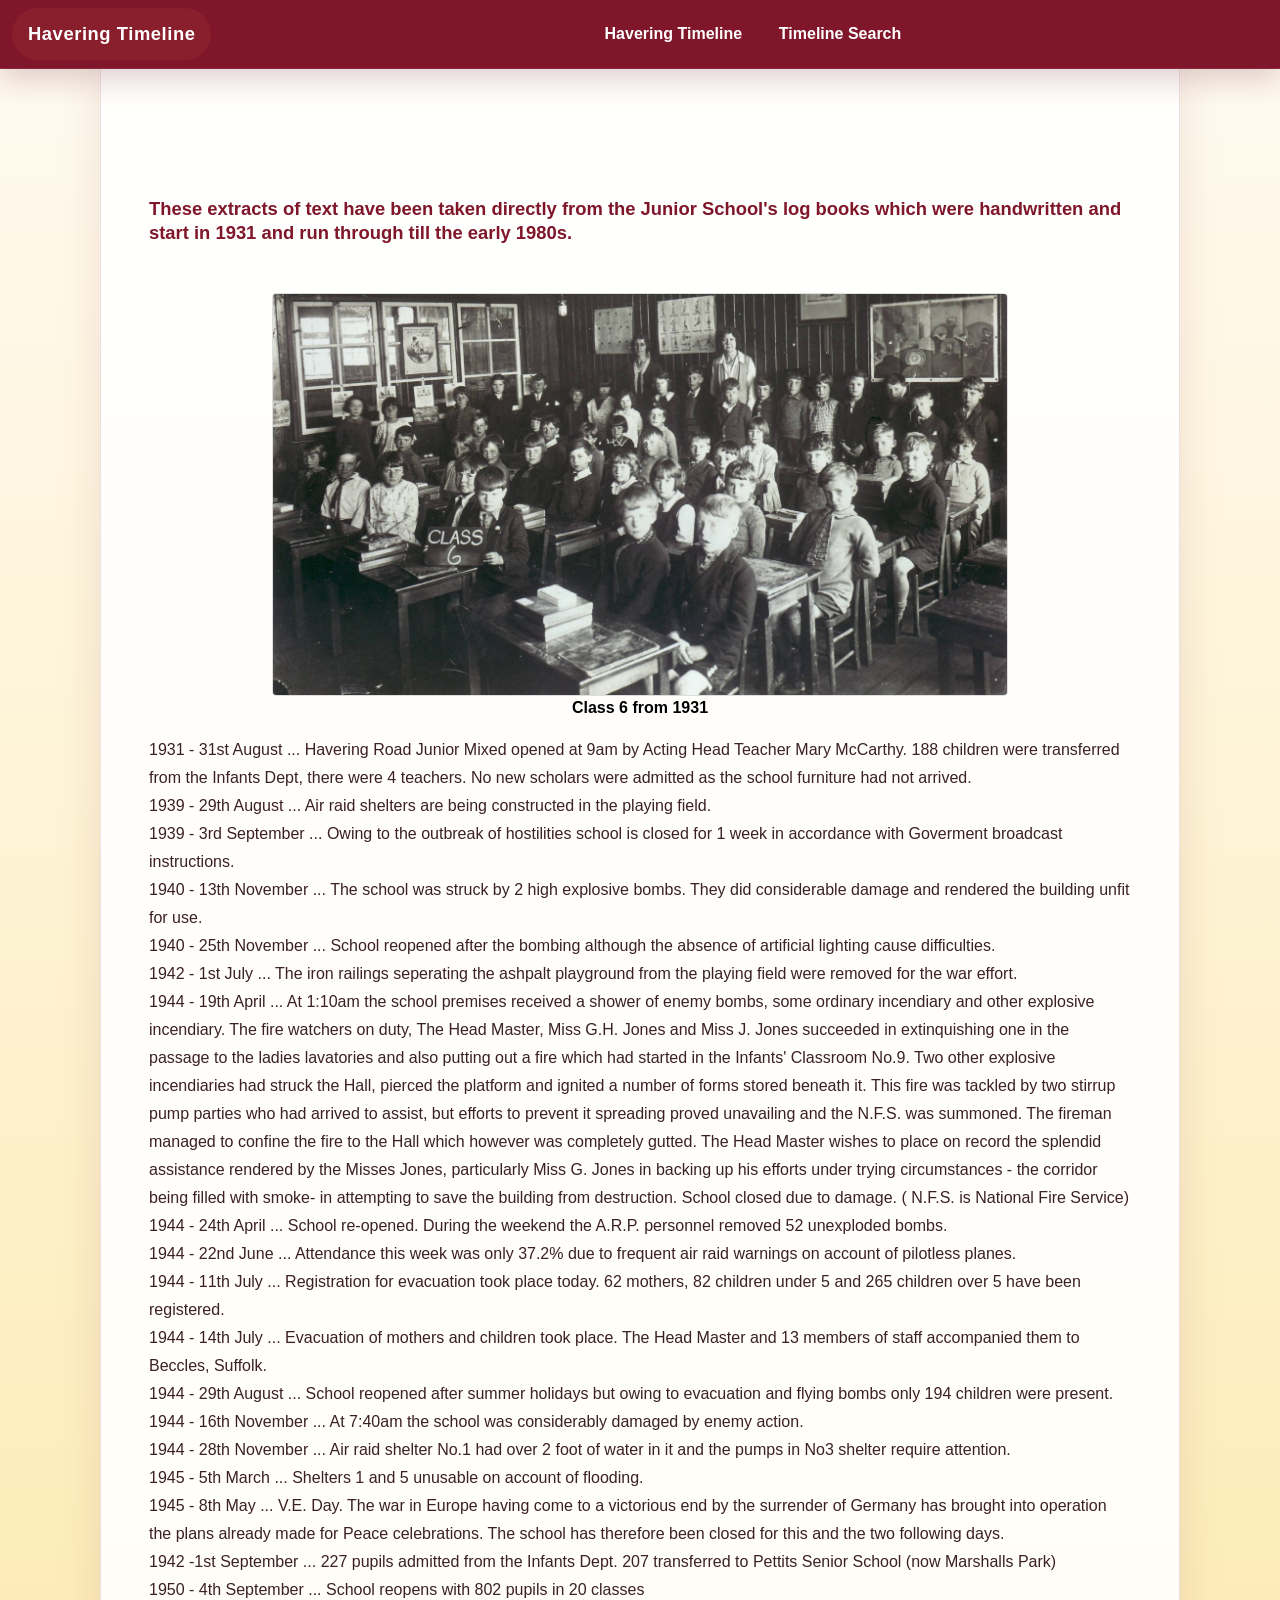
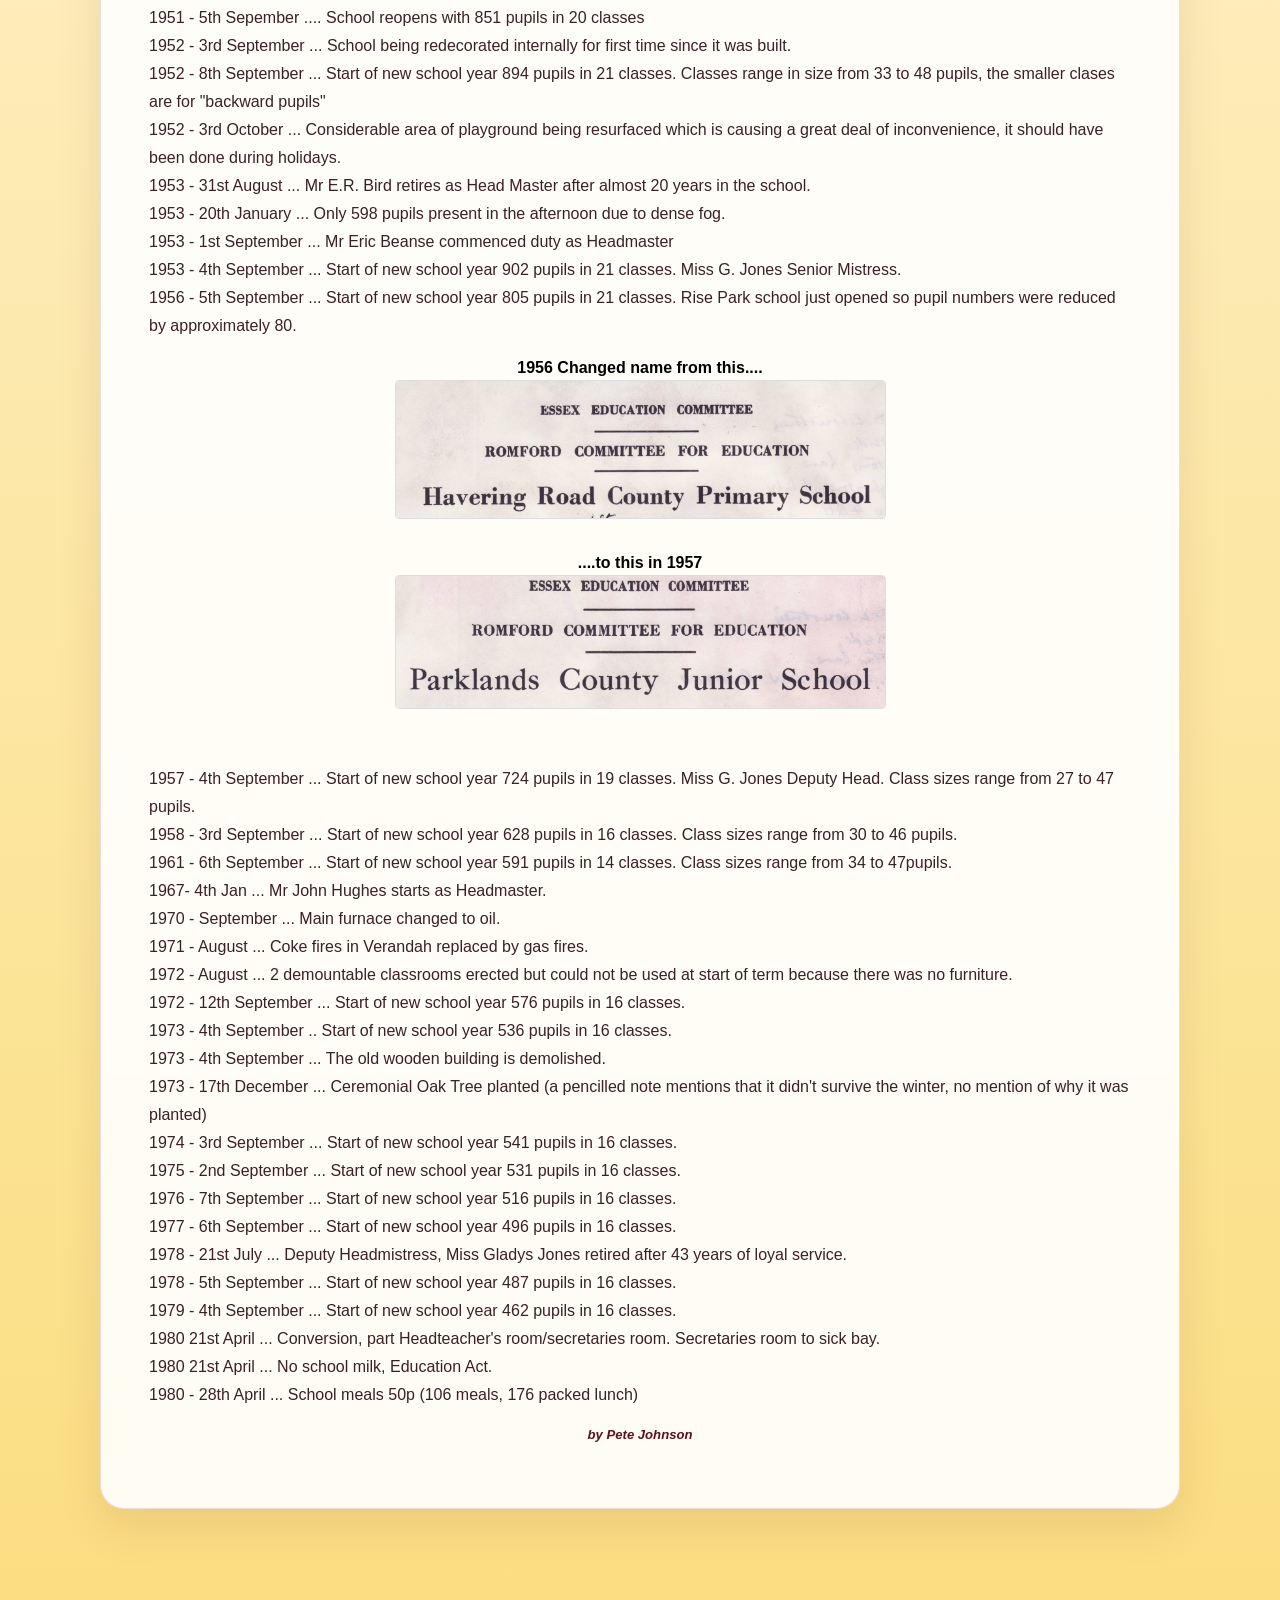
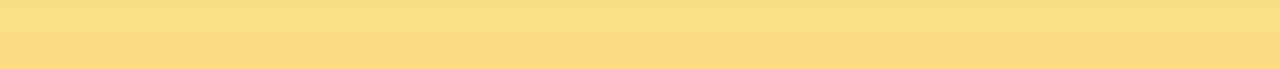
<file: more/1929parklands.html>
<!DOCTYPE html>
<html lang="en">

<head>
  <meta charset="UTF-8">
  <meta name="viewport" content="width=device-width, initial-scale=1">
  <title>31st March 1929parklands.html</title>
  <link href="https://cdn.jsdelivr.net/npm/bootstrap@5.3.3/dist/css/bootstrap.min.css" rel="stylesheet"
    integrity="sha384-QWTKZyjpPEjISv5WaRU9OFeRpok6YctnYmDr5pNlyT2bRjXh0JMhjY6hW+ALEwIH" crossorigin="anonymous">
  <script defer src="https://cdn.jsdelivr.net/npm/bootstrap@5.3.3/dist/js/bootstrap.bundle.min.js"
    integrity="sha384-YvpcrYf0tY3lHB60NNkmXc5s9fDVZLESaAA55NDzOxhy9GkcIdslK1eN7N6jIeHz"
    crossorigin="anonymous"></script>
  <link rel="stylesheet" href="../css/cream.css">
  <link rel="stylesheet" href="../css/index.css">
</head>


<body class="misc-page">
  <!--Navigation bar-->
  <div id="nav-placeholder"></div>
  <script defer src="../js/navbar.js"></script>

  <!--End of Navigation bar-->
  <div class="misc-page">
    <div class="container mt-5">

      <p style="margin-top: 100px;"></p>

      <h4>These extracts of text have been taken directly from the Junior School's log books which were
        handwritten and start in 1931 and run through till the early 1980s.</h4><br>
      <figure class="centered-figure">
        <img src="../images/1931-parklands.jpg" width="75%" alt="Class 6 from 1931">
        <figcaption>Class 6 from 1931

        </figcaption>
      </figure>
      <p> 1931 - 31st August ... Havering Road Junior Mixed opened at 9am by Acting Head Teacher Mary McCarthy.
        188
        children were
        transferred from the Infants Dept, there were 4 teachers. No new scholars were admitted as the school
        furniture had not
        arrived.<br>
        1939 - 29th August ... Air raid shelters are being constructed in the playing field.<br>
        1939 - 3rd September ... Owing to the outbreak of hostilities school is closed for 1 week in accordance
        with Goverment
        broadcast instructions.<br>
        1940 - 13th November ... The school was struck by 2 high explosive bombs. They did considerable damage
        and
        rendered the
        building unfit for use.<br>
        1940 - 25th November ... School reopened after the bombing although the absence of artificial lighting
        cause
        difficulties.<br>
        1942 - 1st July ... The iron railings seperating the ashpalt playground from the playing field were
        removed for the war
        effort.<br>
        1944 - 19th April ... At 1:10am the school premises received a shower of enemy bombs, some ordinary
        incendiary and other
        explosive incendiary. The fire watchers on duty, The Head Master, Miss G.H. Jones and Miss J. Jones
        succeeded in
        extinquishing one in the passage to the ladies lavatories and also putting out a fire which had started
        in
        the Infants'
        Classroom No.9. Two other explosive incendiaries had struck the Hall, pierced the platform and ignited a
        number of forms
        stored beneath it. This fire was tackled by two stirrup pump parties who had arrived to assist, but
        efforts to prevent
        it spreading proved unavailing and the N.F.S. was summoned. The fireman managed to confine the fire to
        the
        Hall which
        however was completely gutted. The Head Master wishes to place on record the splendid assistance
        rendered
        by the Misses
        Jones, particularly Miss G. Jones in backing up his efforts under trying circumstances - the corridor
        being filled with
        smoke- in attempting to save the building from destruction. School closed due to damage. ( N.F.S. is
        National Fire
        Service)<br>
        1944 - 24th April ... School re-opened. During the weekend the A.R.P. personnel removed 52 unexploded
        bombs.
        <br>
        1944 - 22nd June ... Attendance this week was only 37.2% due to frequent air raid warnings on account of
        pilotless
        planes.
        <br>
        1944 - 11th July ... Registration for evacuation took place today. 62 mothers, 82 children under 5 and
        265
        children over
        5 have been registered.
        <br>
        1944 - 14th July ... Evacuation of mothers and children took place. The Head Master and 13 members of
        staff accompanied
        them to Beccles, Suffolk.
        <br>
        1944 - 29th August ... School reopened after summer holidays but owing to evacuation and flying bombs
        only
        194 children
        were present.
        <br>
        1944 - 16th November ... At 7:40am the school was considerably damaged by enemy action.
        <br>
        1944 - 28th November ... Air raid shelter No.1 had over 2 foot of water in it and the pumps in No3
        shelter
        require
        attention.
        <br>
        1945 - 5th March ... Shelters 1 and 5 unusable on account of flooding.
        <br>
        1945 - 8th May ... V.E. Day. The war in Europe having come to a victorious end by the surrender of
        Germany
        has brought
        into operation the plans already made for Peace celebrations. The school has therefore been closed for
        this and the two
        following days.
        <br>
        1942 -1st September ... 227 pupils admitted from the Infants Dept. 207 transferred to Pettits Senior
        School (now
        Marshalls Park)
        <br>
        1950 - 4th September ... School reopens with 802 pupils in 20 classes
        <br>
        1951 - 5th Sepember .... School reopens with 851 pupils in 20 classes
        <br>
        1952 - 3rd September ... School being redecorated internally for first time since it was built.
        <br>
        1952 - 8th September ... Start of new school year 894 pupils in 21 classes. Classes range in size from
        33
        to 48 pupils,
        the smaller clases are for "backward pupils"
        <br>
        1952 - 3rd October ... Considerable area of playground being resurfaced which is causing a great deal of
        inconvenience,
        it should have been done during holidays.
        <br>
        1953 - 31st August ... Mr E.R. Bird retires as Head Master after almost 20 years in the school.
        <br>
        1953 - 20th January ... Only 598 pupils present in the afternoon due to dense fog.
        <br>
        1953 - 1st September ... Mr Eric Beanse commenced duty as Headmaster
        <br>
        1953 - 4th September ... Start of new school year 902 pupils in 21 classes. Miss G. Jones Senior
        Mistress.
        <br>
        1956 - 5th September ... Start of new school year 805 pupils in 21 classes. Rise Park school just opened
        so pupil
        numbers were reduced by approximately 80.
      </p>
      <div class="image-row">
        <figure class="image-col">
          <figcaption>1956 Changed name from this....</figcaption>
          <img src="../images/1956-parklands1.jpg" width="50%" alt="Havering Road County Primary School">

        </figure>

        <figure class="image-col">
          <figcaption>....to this in 1957</figcaption>
          <img src="../images/1957-parklands1.jpg" width="50%" alt="Parklands County Junior School">

        </figure>
      </div>
      <br>
      <p> 1957 - 4th September ... Start of new school year 724 pupils in 19 classes. Miss G. Jones Deputy Head.
        Class sizes range
        from 27 to 47 pupils.
        <br>
        1958 - 3rd September ... Start of new school year 628 pupils in 16 classes. Class sizes range from 30 to
        46 pupils.
        <br>
        1961 - 6th September ... Start of new school year 591 pupils in 14 classes. Class sizes range from 34 to
        47pupils.
        <br>
        1967- 4th Jan ... Mr John Hughes starts as Headmaster.
        <br>
        1970 - September ... Main furnace changed to oil.
        <br>
        1971 - August ... Coke fires in Verandah replaced by gas fires.
        <br>
        1972 - August ... 2 demountable classrooms erected but could not be used at start of term because there
        was no
        furniture.
        <br>
        1972 - 12th September ... Start of new school year 576 pupils in 16 classes.
        <br>
        1973 - 4th September .. Start of new school year 536 pupils in 16 classes.
        <br>
        1973 - 4th September ... The old wooden building is demolished. 
        <br>
        1973 - 17th December ... Ceremonial Oak Tree planted (a pencilled note mentions that it didn't survive
        the
        winter, no
        mention of why it was planted)
        <br>
        1974 - 3rd September ... Start of new school year 541 pupils in 16 classes.
        <br>
        1975 - 2nd September ... Start of new school year 531 pupils in 16 classes.
        <br>
        1976 - 7th September ... Start of new school year 516 pupils in 16 classes.
        <br>
        1977 - 6th September ... Start of new school year 496 pupils in 16 classes.
        <br>
        1978 - 21st July ... Deputy Headmistress, Miss Gladys Jones retired after 43 years of loyal service.
        <br>
        1978 - 5th September ... Start of new school year 487 pupils in 16 classes.
        <br>
        1979 - 4th September ... Start of new school year 462 pupils in 16 classes.
        <br>
        1980 21st April ... Conversion, part Headteacher's room/secretaries room. Secretaries room to sick
        bay.
        <br>
        1980 21st April ... No school milk, Education Act.
        <br>
        1980 - 28th April ... School meals 50p (106 meals, 176 packed lunch)
        <br>
      </p>
      <p>
      <div class="copyright-text">
        by Pete Johnson
      </div>
      </p>
</body>

</html>
</file>
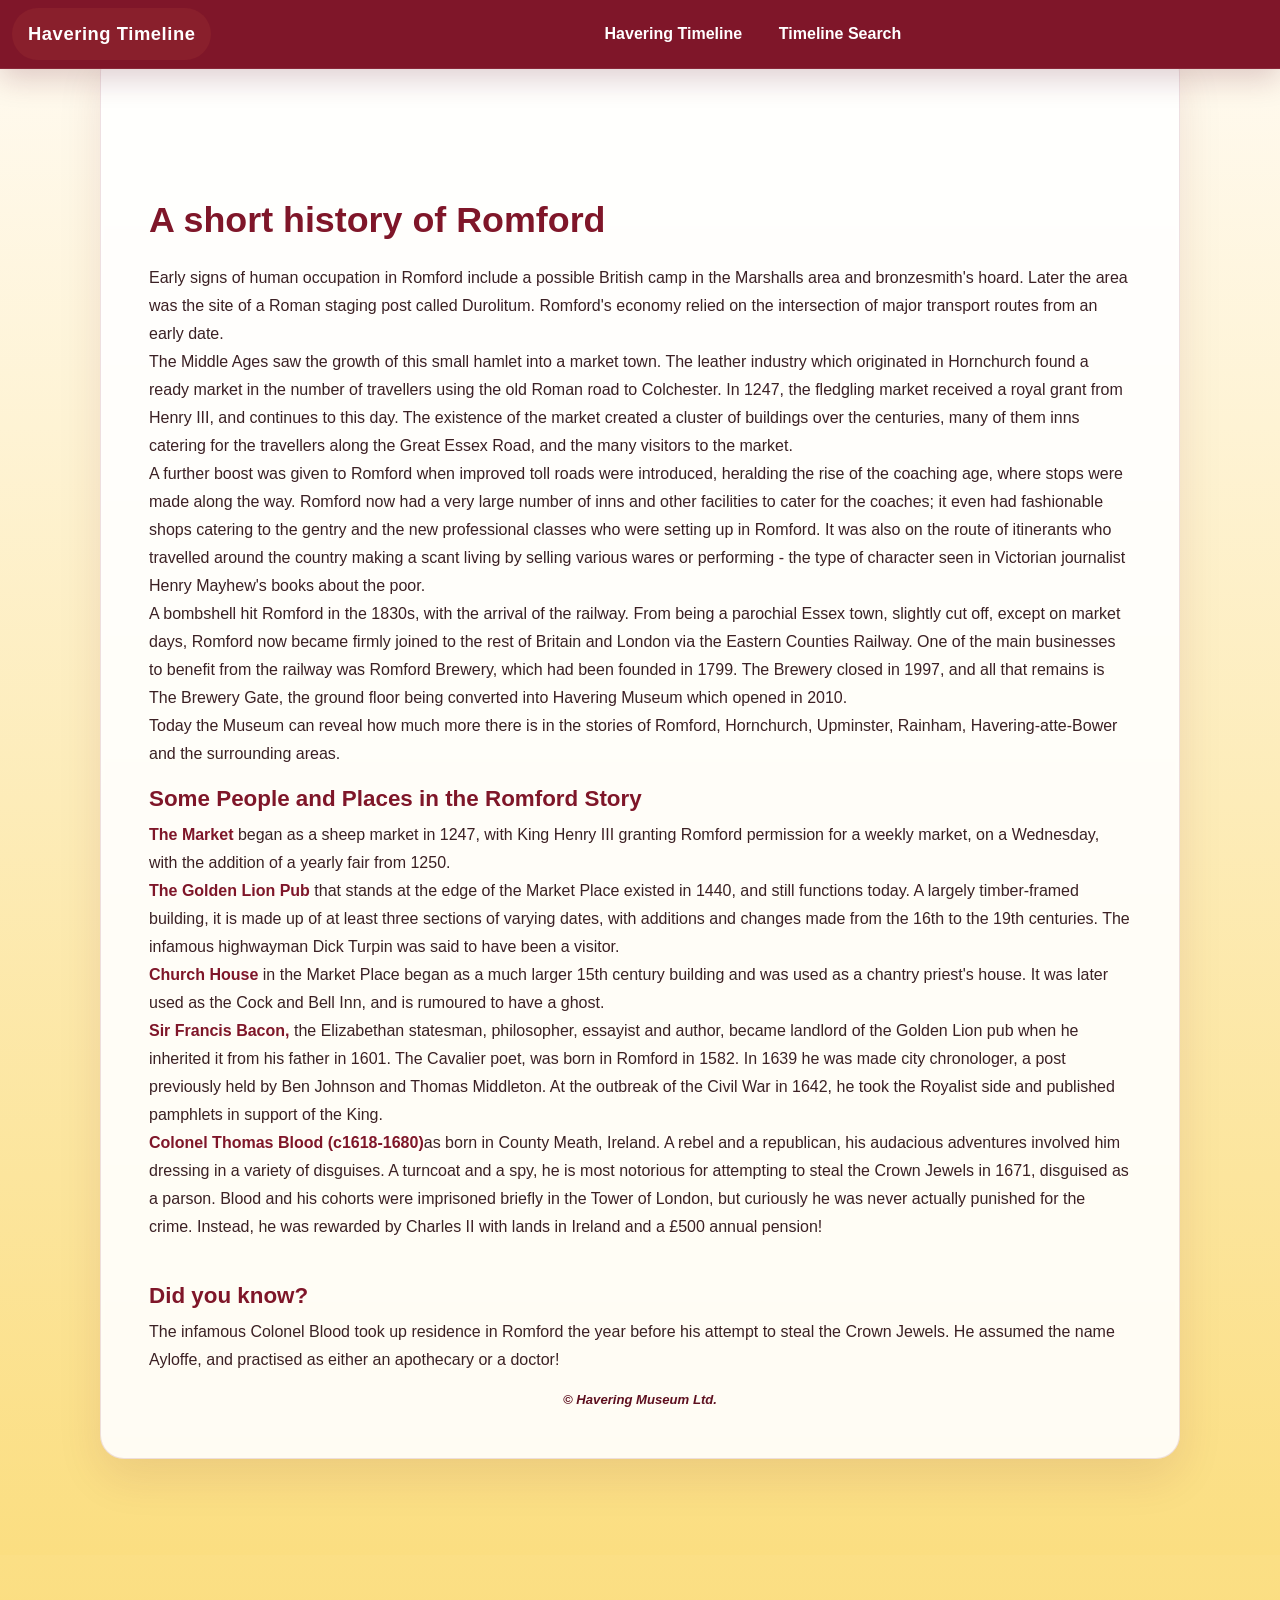
<file: more/originalshromford.html>
<!DOCTYPE html>
<html lang="en">

  
<head>
  <meta charset="UTF-8">
  <meta name="viewport" content="width=device-width, initial-scale=1">
  <title>27th March shromford.html</title>
  <link href="https://cdn.jsdelivr.net/npm/bootstrap@5.3.3/dist/css/bootstrap.min.css" rel="stylesheet"
    integrity="sha384-QWTKZyjpPEjISv5WaRU9OFeRpok6YctnYmDr5pNlyT2bRjXh0JMhjY6hW+ALEwIH" crossorigin="anonymous">
  <script defer src="https://cdn.jsdelivr.net/npm/bootstrap@5.3.3/dist/js/bootstrap.bundle.min.js"
    integrity="sha384-YvpcrYf0tY3lHB60NNkmXc5s9fDVZLESaAA55NDzOxhy9GkcIdslK1eN7N6jIeHz"
    crossorigin="anonymous"></script>
  <link rel="stylesheet" href="../css/cream.css">
  <link rel="stylesheet" href="../css/index.css">
</head>


<body class="misc-page">
  <!--Navigation bar-->
  <div id="nav-placeholder"></div>
  <script defer src="../js/navbar.js"></script>

  <!--End of Navigation bar-->
  <div class="misc-page">
    <div class="container mt-5">

      <p style="margin-top: 100px;"></p>

      <h2> A short history of Romford</h2>

      <p>
        Early signs of human occupation in Romford include a possible British camp in the Marshalls
        area and bronzesmith's hoard. Later the area was the site of a Roman staging post called
        Durolitum. Romford's economy relied on the intersection of major transport routes from an early date.
        <br>
        The Middle Ages saw the growth of this small hamlet into a market town. The leather industry
        which originated in Hornchurch found a ready market in the number of travellers using the
        old Roman road to Colchester. In 1247, the fledgling market received a royal grant from Henry
        III, and continues to this day. The existence of the market created a cluster of buildings over
        the centuries, many of them inns catering for the travellers along the Great Essex Road, and the
        many visitors to the market.
        <br>
        A further boost was given to Romford when improved toll roads were introduced, heralding the
        rise of the coaching age, where stops were made along the way. Romford now had a very large
        number of inns and other facilities to cater for the coaches; it even had fashionable shops
        catering to the gentry and the new professional classes who were setting up in Romford. It
        was also on the route of itinerants who travelled around the country making a scant living by
        selling various wares or performing - the type of character seen in Victorian journalist
        Henry Mayhew's books about the poor.
        <br>
        A bombshell hit Romford in the 1830s, with the arrival of the railway. From being a
        parochial Essex town, slightly cut off, except on market days, Romford now became firmly joined to the
        rest of Britain and London via the Eastern Counties Railway. One of the main businesses to
        benefit from the railway was Romford Brewery, which had been founded in 1799. The Brewery
        closed in 1997, and all that remains is The Brewery Gate, the ground floor being converted into
        Havering Museum which opened in 2010.
        <br>
        Today the Museum can reveal how much more there is in the stories of Romford, Hornchurch,
        Upminster, Rainham, Havering-atte-Bower and the surrounding areas.
      </p>
      <h3>Some People and Places in the Romford Story</h3>
      <p>
        <b>The Market</b> began as a sheep market in 1247, with King Henry III granting Romford permission
        for a weekly market, on a Wednesday, with the addition of a yearly fair from 1250.
        <br>
        <b>The Golden Lion Pub</b> that stands at the edge of the Market Place existed in 1440, and still
        functions today. A largely timber-framed building, it is made up of at least three sections
        of varying dates, with additions and changes made from the 16th to the 19th centuries. The
        infamous highwayman Dick Turpin was said to have been a visitor.
        <br>
        <b>Church House</b> in the Market Place began as a much larger 15th century building and was used
        as a chantry priest's house. It was later used as the Cock and Bell Inn, and is rumoured to have
        a ghost.
        <br>
        <b>Sir Francis Bacon,</b> the Elizabethan statesman, philosopher, essayist and author, became
        landlord of the Golden Lion pub when he inherited it from his father in 1601. The Cavalier poet, was born in Romford in 1582. In 1639 he was made city
        chronologer, a post previously held by Ben Johnson and Thomas Middleton. At the outbreak of
        the Civil War in 1642, he took the Royalist side and published pamphlets in support of the King.
        <br>
        <b>Colonel Thomas Blood (c1618-1680)</b>as born in County Meath, Ireland. A rebel and a
        republican, his audacious adventures involved him dressing in a variety of disguises. A turncoat and a
        spy, he is most notorious for attempting to steal the Crown Jewels in 1671, disguised as a
        parson. Blood and his cohorts were imprisoned briefly in the Tower of London, but curiously he was
        never actually punished for the crime. Instead, he was rewarded by Charles II with lands in
        Ireland and a £500 annual pension!
      </p>
      <br>
      <h3>Did you know?</h3>
      <p>
        The infamous Colonel Blood took up residence in Romford the year before his attempt to steal
        the Crown Jewels. He assumed the name Ayloffe, and practised as either an apothecary or a
        doctor!
      </p>
      <div class="copyright-text">
        © Havering Museum Ltd.
      </div>
      </div>
      </div>
      </body>
      
      </html>
</file>
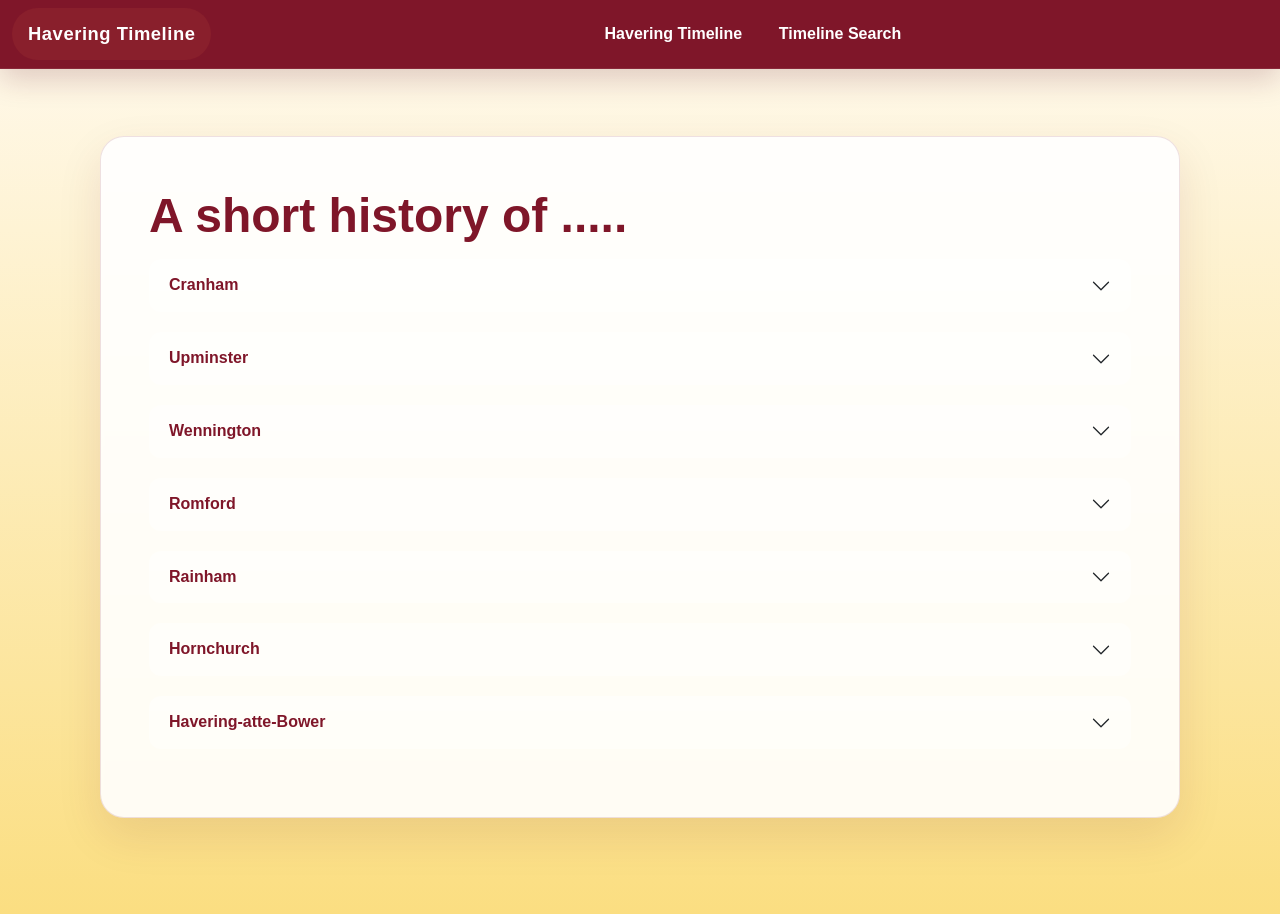
<file: more/sh.html>
<<!DOCTYPE html>
<html lang="en">

<head>
  <meta charset="UTF-8">
  <meta name="viewport" content="width=device-width, initial-scale=1">
  <title>30th March shromford.html</title>
  <link href="https://cdn.jsdelivr.net/npm/bootstrap@5.3.3/dist/css/bootstrap.min.css" rel="stylesheet"
    integrity="sha384-QWTKZyjpPEjISv5WaRU9OFeRpok6YctnYmDr5pNlyT2bRjXh0JMhjY6hW+ALEwIH" crossorigin="anonymous">
  <script defer src="https://cdn.jsdelivr.net/npm/bootstrap@5.3.3/dist/js/bootstrap.bundle.min.js"
    integrity="sha384-YvpcrYf0tY3lHB60NNkmXc5s9fDVZLESaAA55NDzOxhy9GkcIdslK1eN7N6jIeHz"
    crossorigin="anonymous"></script>
<link rel="stylesheet" href="../css/cream.css">
<link rel="stylesheet" href="../css/index.css">


<body class="misc-page">
  <!--Navigation bar-->
  <div id="nav-placeholder"></div>
  <script defer src="../js/navbar.js"></script>


    <!--End of Navigation bar-->



    <div class="container container-sh">


        <h1>A short history of .....</h1>
        <div class="accordion" id="shorthistory">

            <!--Cranham start-->
            <div class="accordion-item">
                <h2 class="accordion-header">
                    <button class="accordion-button collapsed" type="button" data-bs-toggle="collapse"
                        data-bs-target="#cranham" aria-expanded="false" aria-controls="cranham">
                        Cranham
                    </button>
                </h2>
                <div id="cranham" class="accordion-collapse collapse " data-bs-parent="#shorthistory">
                    <div class="accordion-body">
                        <p>Cranham is an ancient parish bounded by Upminster on the west, and North Ockenden on the
                            south.
                            In the Middle Ages Cranham was more often known as Bishop's Ockenden since its chief manor
                            was
                            held by the bishop of London, but from the 15th century it was usually called Cranham.

                            Domesday figures show Cranham as small and heavily wooded, but from the 15th century the
                            process
                            of forest clearance was advancing. Mixed farming, with arable predominating, became the
                            economic
                            mainstay of the parish throughout this time and into the 19th century. The population grew
                            in
                            the 19th century and there were 340 people living in farms or cottages in 1851.

                            After the Second World War Cranham became a commuter suburb of London, with livery stables
                            and
                            riding schools largely replacing sheep and dairy farming.

                            North Ockendon is a small country parish whose medieval name, 'Ockenden Setfountayns',
                            derived
                            from the lords of the manor, the Setfountayn family who acquired the manor in the 1200s.
                            Settlement in the area was established in the Middle Ages, with a central village and a few
                            outlying farms.

                            Little has changed in the makeup of the parish over time, with farming remaining the main
                            occupation. A mill once stood in North Ockendon, but was demolished in 1840. Among the many
                            surviving buildings of historic interest are The Old Bakehouse, The Forge, both
                            timber-framed
                            buildings that were built on the Ockendon Road in the 17th century, and a rectory house that
                            was
                            rebuilt in 1750. North Ockendon Hall was destroyed during WWII, but its medieval moat is now
                            part of Hall Farm flower nursery.

                            In the 19th century some agricultural land was turned over to market gardening, and then
                            some to
                            gravel extraction by the middle of the 20th century.

                            The village became part of Hornchurch Urban District in the 1930s, and then the London
                            Borough
                            of Havering in 1965.</p>

                        <h2>Some People and Places in the Cranham & North Ockendon Story</h2>
                        <p>
                            General James Oglethorpe was a politician, social reformer and military leader. In 1722 he
                            successfully ran for Parliament, and in 1729 he campaigned for prison reform in England. He
                            had
                            a long and varied career, which included founding the North American colony of Georgia in
                            1731.
                            After many years abroad he met heiress Elizabeth Wright on a return visit to England in
                            1744.
                            They married and lived at her inherited estate, Cranham Hall, until his death in 1785.

                            Cranham Hall, The Chase, Cranham. Whilst it is known that there was a house on the site of
                            Cranham Hall in about 1600, it was demolished in about 1789, and the present house on the
                            site
                            dates from around 1800. The nearby All Saints Church, was built in 1873, but an original
                            church
                            on the site was recorded in 1310. There is a commemorative tablet to General Oglethorpe, one
                            of
                            the Hall's most notable inhabitants, on its south wall.

                            The Church of St Mary Magdalene in Church Lane, North Ockendon, was built prior to 1075 on a
                            site dating back to c630, but after many alterations through the centuries, only the south
                            doorway of the church now dates from this time. The chancel dates from the 14th century, and
                            the
                            pulpit from the 17th century. There was further restoration and improvements made in the
                            19th
                            century.

                            Stubbers has a documented history dating back to 1334, although only the garden wall remains
                            from the original mansion. The estate was named after William Stubbers, a yeoman farmer who
                            had
                            formed it between 1438 and 1463. Humphrey Repton, the great late Georgian landscape designer
                            provided designs for Stubbers in 1796, detailing them in one of the trademark Red Books (so
                            named for their red morocco binding) which he presented to his clients. The Red Book for
                            Stubbers still exists, and is held by the Essex Record Office.
                        </p>

                        <br>
                        <h2>Did you know?</h2>
                        <p>
                            William Coys the famous botanist, lived at Stubbers, North Ockendon, until his
                            death in 1627. He cultivated many unusual species in his walled gardens, and established one
                            of
                            the earliest plant collections recorded in England. A hundred years later many of the plants
                            from Stubbers were used to establish Kew Gardens.
                        </p>
                        <br><br>
                        <figcaption>
                            <b>© Havering Museum Ltd.</b>
                        </figcaption>


                    </div>
                </div>
            </div>

            <!--Cranham ends-->

            <!--Upminster start-->
            <div class="accordion-item">
                <h2 class="accordion-header">
                    <button class="accordion-button collapsed" type="button" data-bs-toggle="collapse"
                        data-bs-target="#upminster" aria-expanded="false" aria-controls="upminster">
                        Upminster
                    </button>
                </h2>
                <div id="upminster" class="accordion-collapse collapse" data-bs-parent="#shorthistory">
                    <div class="accordion-body">

                        <p> Evidence of a Romano-British farmstead, said to have been occupied during the 1st and 3rd
                            centuries, was discovered west of Corbets Tey during gravel digging in Upminster in 1962. In
                            medieval Upminster, settlement seems to have been in three clusters: the village itself, and
                            the
                            hamlets of Hacton and Corbets Tey, which expanded slowly, with a few scattered farms being
                            built
                            at the north and south ends
                            of the parish. Although it was completely rebuilt in 1861-62, St Laurence's church on the
                            Corbets Tey Road retains a tower with stonework dating to around 1200, and it is believed a
                            church may have existed on or near this site as early as the 7th century.

                            There were three manors recorded in Upminster in 1086, the largest of which, originally
                            known as
                            the manor of Upminster, was later known as Gaynes, or Engaynes, after Vitalis Engayne who
                            acquired it in 1214. New Place began as part of the Gaynes estate in 1556, but in 1775 a new
                            house was built on the site by Sir James Esdaile, who developed several of the houses in
                            Upminster. He added a clock turret, which came from Woolwich Arsenal, to the roof of the
                            stable
                            block. It houses a clock made in 1774 by famous London clock maker, Edward Tutet. New Place
                            itself was demolished in 1924, but the stable block remained and is known today as the
                            Clockhouse.

                            The third manor of Upminster, also known as Waltham Upminster and Upminster Hall, was gifted
                            to
                            the college (later abbey) of Waltham Holy Cross in the 9th century by Earl Harold. It is
                            said
                            that today the ghosts of the monks can be glimpsed in a tree walk in the nearby playing
                            fields
                            that were part of the estate! The manor saw many changes in ownership over the years until
                            1686
                            when it was bought by Andrew Branfil, and it remained in his family until the early 20th
                            century. Today it is home to the Upminster Golf Club.

                            The economic history of Upminster has chiefly been that of mixed agriculture, with an
                            upsurge in
                            market-gardening in the 19th century. This agricultural heritage is evidenced in two fine
                            monuments still to be seen today. As well as Upminster Windmill of 1803, there is Upminster
                            Barn
                            (also known as Upminster 'Tithe' Barn), which is thought to have been built in the early
                            15th
                            century, and was used as a threshing barn. Both are now heritage attractions open to the
                            public.
                        </p>
                        <h2>Some People and Places in the Upminster Story</h2>
                        <p>
                            Upminster Windmill stands on Upminster Hill and was built by local farmer James Nokes in
                            1803.
                            It is the largest smock mill remaining in the London area, and considered to be one of the
                            finest examples. It is now open to the public as a heritage attraction.
                            Alice Perrers lived at Gaynes Manor, Upminster. She died there in 1400 after a life of great
                            notoriety. She was married to Sir William of Windsor, Viceroy of Ireland, but was also the
                            notorious mistress of Edward III. Her influence over the king led to accusations of
                            witchcraft
                            in 1376.
                            William Derham was vicar of Upminster from 1689 to 1735. A natural philosopher, and the
                            author
                            of many research papers, he is credited with producing the earliest, reasonably accurate
                            estimate of the speed of sound. He became a fellow of the Royal Society in 1702, and lived
                            in
                            High House until his death in 1735.
                            Lady Edna Clarke Hall, an artist and poet, lived in Great House, a 16th century farmhouse in
                            Upminster. She studied at the Slade School of Art in 1895-9 and had several exhibitions from
                            1901 onwards. Several of her drawings are held in the Tate Gallery. She died in 1979, aged
                            100.
                            Henria Williams lived in Upminster and was active in the Suffragette movement. In a march on
                            the
                            House of Commons in 1910 there was a disturbance that would become known as 'Black Friday'.
                            Many
                            protesters, including Williams, were badly injured by police. Sadly, Williams died suddenly
                            two
                            months later from heart failure.
                            Ian Dury, painter, musician and actor was born in Harrow in 1942, but after his parents
                            separated he moved with his mother to Cranham. He reflected his teenage Teddy boy life
                            around
                            Upminster in the song 'Upminster Kids,' and titled one of his albums 'Lord Upminster'.</p>
                        <br>
                        <h2>Did you know?</h2>
                        <p> ...that High House, built in 1580, was home to many notable people including Major Frederick
                            Howard, who died at the Battle of Waterloo? Lord Byron, the poet, was a friend of Howard's,
                            and
                            when the house was demolished in 1935, the parade of shops built on the site was named
                            'Byron
                            Parade' in recognition of his visits.
                        </p>
                        <br><br>
                        <figcaption>
                            <b>© Havering Museum Ltd.</b>
                        </figcaption>
                    </div>
                </div>
            </div>
            <!--Upminster ends-->

            <!--Wennington start-->
            <div class="accordion-item">
                <h2 class="accordion-header">
                    <button class="accordion-button collapsed" type="button" data-bs-toggle="collapse"
                        data-bs-target="#wennington" aria-expanded="false" aria-controls="wennington">
                        Wennington
                    </button>
                </h2>
                <div id="wennington" class="accordion-collapse collapse" data-bs-parent="#shorthistory">

                    <div class="accordion-body">
                        <p>
                            First recorded in 969AD as 'Winintuna', there is a suggestion that Wennington was named for
                            the
                            Saxon chief, Wynna. It is a small, ancient marshland village bounded on the west and north
                            by
                            Rainham, and east by the village of Aveley, and south by the Thames. Its boundary with
                            Aveley
                            was being disputed in the 19th century but ultimately settled in 1842.

                            A manor house existed in 1198, known as Wennington Westminster or Wennington Hall, and the
                            church of St Mary and St Peter was also built about this time. The church stands on a ridge
                            of
                            land across the marshes, and is the only remaining medieval building in the village,
                            although it
                            has seen many changes and alterations. The 12th century doorway remains but most of the
                            present
                            church dates from the 13th century, and the tower from the 15th century. It is believed
                            there
                            had also been a Saxon church on this site, and a church is officially recorded in Wennington
                            in
                            1042-1044 when Edward the Confessor confirmed the parish as belonging to Westminster Abbey.

                            In 1066, the recorded population of Wennington had been eight, but by 1670 there were twelve
                            houses, and by 1801 there were 91 recorded inhabitants. In the 1880s, when wealthy Rainham
                            industrialists chose to live in Wennington, some prosperity came to the area and the
                            population
                            began to rise, but Wennington remained a rural parish, with agriculture as its main
                            occupation
                            and pasture land predominant.

                            Market gardening had become well established by about 1841, and Wennington was producing
                            large
                            quantities of vegetables, especially peas for the London market. From 1865 onwards, several
                            factories and manufacturers tried to set up in Wennington but with less success. Firstly,
                            the
                            Fresh Meat Preserving Company was founded, but passed to James Ingram & Sons, india-rubber
                            manufacturers, just one year later. In 1881 chemical manufacturers, John Kidd & Company,
                            took
                            over, and they also built a coffee house c1882, which survived until 1973. They leased the
                            factory in 1885 to the Camden Marine Steam laundry, but it burnt down in 1891.

                            Wennington was part of Hornchurch Urban district from 1934, until it became part of Havering
                            in
                            1965.

                            2019 the Havering Hoard was discovered in Wennington during an archaeological survey prior
                            to a
                            new gravel pit being opened up. The 453 pieces of bronze was the largest hoard discovered in
                            London and the third .
                        </p>
                        <h2>Some People and Places in the Wennington Story</h2>
                        <p>Henry of Yevele was a medieval master-mason and architect who held lands in Wennington. He
                            was
                            involved in work on the Bloody Tower in the Tower of London, and the naves of Westminster
                            Abbey
                            and Canterbury Cathedral

                            Wennington Hall has a history dating back to the Domesday Book. It was held by Edward the
                            Confessor in the 11th century, and in the 14th century by Henry of Yevele, who served as
                            Speaker
                            in two Parliaments of Richard II. However, Wennington Hall has been rebuilt and undergone
                            many
                            alterations, and is today a modern 20th century building.

                            Nicholas Brady was rector in Wennington in the late 19th century, and lived at Rainham Hall.
                            He
                            compiled careful notes on the history of the parish, and took the lead in the social life of
                            Wennington, encouraging concerts, magic lantern shows and glee clubs, mostly centred at the
                            newly built school.

                            Wennington School was built in 1887 adjoining the church. Until then, children had been
                            taught
                            in private houses, and in a thatched cottage in Church Lane that had been owned by the
                            churchwardens. The cottage has since been demolished, and the school was converted into
                            three
                            dwellings in 1966.

                            Henry Perigal, a bookkeeper and eccentric amateur mathematician, was a descendent of a
                            Huguenot
                            family which had immigrated to England in the 17th century. His life spanned almost the
                            entire
                            19th century. Although he wrote on many subjects, he is primarily known for providing proof
                            for
                            the Pythagorean Theorem in his booklet, Geometric Dissections and Transpositions, the
                            details of
                            which are recorded on his memorial in the churchyard of St Mary & St Peter. He was a member
                            of
                            the London Mathematical Society, treasurer of the Royal Meteorological Society, a fellow of
                            the
                            Royal Astronomical Society, and, at the age of 94, he became a member of the Royal
                            Institution.
                            Did you know? A reformatory ship, called the Cornwall, was moored at nearby Purfleet in
                            1859? It
                            could accommodate up to 250 boys who had been committed to detention for more than three
                            years.
                            Some terraced houses for its staff were built in Wennington, as well as a large laundry. We
                            have
                            a reminder that the laundry once stood here in the name of Laundry Cottages on Wennington
                            Road.
                        </p>
                        <br><br>
                        <figcaption>
                            <b>© Havering Museum Ltd.</b>
                        </figcaption>
                    </div>
                </div>
            </div>
            <!--Wennington end-->
            <!--Romford  start-->
            <div class="accordion-item">
                <h2 class="accordion-header">
                    <button class="accordion-button collapsed" type="button" data-bs-toggle="collapse"
                        data-bs-target="#romford" aria-expanded="false" aria-controls="romford">
                        Romford
                    </button>
                </h2>
                <div id="romford" class="accordion-collapse collapse" data-bs-parent="#shorthistory">

                    <div class="accordion-body">
                        <p>
                            Early signs of human occupation in Romford include a possible British camp in the Marshalls
                            area
                            and bronzesmith's hoard. Later the area was the site of a Roman staging post called
                            Durolitum.
                            Romford's economy relied on the intersection of major transport routes from an early date.

                            The Middle Ages saw the growth of this small hamlet into a market town. The leather industry
                            which originated in Hornchurch found a ready market in the number of travellers using the
                            old
                            Roman road to Colchester. In 1247, the fledgling market received a royal grant from Henry
                            III,
                            and continues to this day. The existence of the market created a cluster of buildings over
                            the
                            centuries, many of them inns catering for the travellers along the Great Essex Road, and the
                            many visitors to the market.

                            A further boost was given to Romford when improved toll roads were introduced, heralding the
                            rise of the coaching age, where stops were made along the way. Romford now had a very large
                            number of inns and other facilities to cater for the coaches; it even had fashionable shops
                            catering to the gentry and the new professional classes who were setting up in Romford. It
                            was
                            also on the route of itinerants who travelled around the country making a scant living by
                            selling various wares or performing - the type of character seen in Victorian journalist
                            Henry
                            Mayhew's books about the poor.

                            A bombshell hit Romford in the 1830s, with the arrival of the railway. From being a
                            parochial
                            Essex town, slightly cut off, except on market days, Romford now became firmly joined to the
                            rest of Britain and London via the Eastern Counties Railway. One of the main businesses to
                            benefit from the railway was Romford Brewery, which had been founded in 1799. The Brewery
                            closed
                            in 1997, and all that remains is The Brewery Gate, the ground floor being converted into
                            Havering Museum which opened in 2010.

                            Today the Museum can reveal how much more there is in the stories of Romford, Hornchurch,
                            Upminster, Rainham, Havering-atte-Bower and the surrounding areas.
                        </p>
                        <h2>Some People and Places in the Romford Story</h2>
                        <p>
                            The Market began as a sheep market in 1247, with King Henry III granting Romford permission
                            for
                            a weekly market, on a Wednesday, with the addition of a yearly fair from 1250.

                            The Golden Lion Pub that stands at the edge of the Market Place existed in 1440, and still
                            functions today. A largely timber-framed building, it is made up of at least three sections
                            of
                            varying dates, with additions and changes made from the 16th to the 19th centuries. The
                            infamous
                            highwayman Dick Turpin was said to have been a visitor.

                            Church House in the Market Place began as a much larger 15th century building and was used
                            as a
                            chantry priest's house. It was later used as the Cock and Bell Inn, and is rumoured to have
                            a
                            ghost.

                            Sir Francis Bacon, the Elizabethan statesman, philosopher, essayist and author, became
                            landlord
                            of the Golden Lion pub when he inherited it from his father in 1601.

                            Francis Quarles, the Cavalier poet, was born in Romford in 1582. In 1639 he was made city
                            chronologer, a post previously held by Ben Johnson and Thomas Middleton. At the outbreak of
                            the
                            Civil War in 1642, he took the Royalist side and published pamphlets in support of the King.

                            Colonel Thomas Blood (c1618-1680) was born in County Meath, Ireland. A rebel and a
                            republican,
                            his audacious adventures involved him dressing in a variety of disguises. A turncoat and a
                            spy,
                            he is most notorious for attempting to steal the Crown Jewels in 1671, disguised as a
                            parson.
                            Blood and his cohorts were imprisoned briefly in the Tower of London, but curiously he was
                            never
                            actually punished for the crime. Instead, he was rewarded by Charles II with lands in
                            Ireland
                            and a £500 annual pension!
                        </p>
                        <br>
                        <h2>Did you know?</h2>
                        <p>
                            The infamous Colonel Blood took up residence in Romford the year before his attempt to steal
                            the
                            Crown Jewels. He assumed the name Ayloffe, and practised as either an apothecary or a
                            doctor!
                        </p>
                        <br><br>
                        <figcaption>
                            <b>© Havering Museum Ltd.</b>
                        </figcaption>
                    </div>
                </div>
            </div>
            <!--Romford end-->

            <!--Rainham  start-->
            <div class="accordion-item">
                <h2 class="accordion-header">
                    <button class="accordion-button collapsed" type="button" data-bs-toggle="collapse"
                        data-bs-target="#rainham" aria-expanded="false" aria-controls="rainham">
                        Rainham
                    </button>
                </h2>
                <div id="rainham" class="accordion-collapse collapse" data-bs-parent="#shorthistory">
                    <div class="accordion-body">
                        <p>
                            Rainham is one of the most significant historic villages in the Havering area. It has roots
                            going back to the Saxon period, and there is important evidence of a settlement from long
                            before
                            that, with a Neolithic site being excavated west of Launders Lane in 1963. There are also
                            remains of a submerged Neolithic forest, which was discovered close to the mouth of the
                            Mardyke
                            River in Rainham marshes.

                            An Anglo-Saxon burial ground from the 6th and 7th centuries was discovered in excavations at
                            Gerpins Pit in 1930. A wealth of items such as swords, brooches, rings, spear heads, and a
                            pair
                            of drinking horns were unearthed, as well as indications of even earlier burials. Evidence
                            of a
                            Roman presence has also been found, with Romano-British pottery shards uncovered at Rainham
                            Ferry, and many Roman artefacts found at the Mardyke Farm Estate in 1963.

                            During the Middle Ages the settlement of Rainham was grouped around the church of St Helen
                            and
                            St Giles and several manor-houses, including Rainham, Berwick, and Gerpins. By the 17th
                            century
                            Rainham Ferry and Rainham Wharf were well established, with goods and passengers coming from
                            London, and the travellers being well provided for by several inns in the area. The 18th
                            century
                            saw increased trade, resulting in several new buildings in the area, most notably Rainham
                            Hall.

                            Rainham had always drawn most of its living from farming, and from the River Thames, and
                            continued to do so into the 20th century, and by 1929 most large farms in the area were
                            known as
                            market gardens. However, the 19th century had brought increased industrialisation in the
                            form of
                            chemical and fertilizer factories at Rainham Ferry. Murex Limited, iron-founders and
                            ferroalloy
                            manufacturers, moved to the area in 1917.

                        </p>
                        <h2>Some People and Places in the Rainham Story</h2>
                        <p>
                            St Helen & St Giles Church is the oldest building in Havering, built c1170, and of much
                            architectural interest. It still has many of its original features, and there is a rare
                            graffito
                            of a medieval ship at anchor on the wall of a stairwell.

                            Richard de Lucy was Chief Judiciary to King Stephen. He was excommunicated by Archbishop of
                            Canterbury Thomas Becket in 1166 and again in 1169. Becket's murder, by the king's henchmen,
                            in
                            1170 resulted in part from his refusal to lift such sentences of excommunication, and it is
                            said
                            that de Lucy founded St Helens & St Giles church in penance for the death.

                            Berwick Manor in Berwick Pond Road, dates from the 17th century. There have been many
                            alterations and additions since. In 1960 it became an old people's home, and in 1970 it
                            became
                            Berwick Manor country club.

                            Captain John Harle, a wealthy London merchant and master mariner who settled in Rainham. He
                            renovated Rainham Wharf, increasing trade with London and abroad. Importing building
                            materials
                            such as timber from Scandinavia, as well as coal, he also advertised granaries for the
                            storage
                            of corn, and shipments to London twice a week. He prospered and had Rainham Hall built in
                            1729.

                            Rainham War Memorial Clock Tower
                            The memorial is a short hexagonal clock tower with faces on three sides. It was built in
                            1920
                            and stands in the centre of the village at Broadway. It now commemorates soldiers killed in
                            both
                            World Wars, as well as civilian casualties of World War II.
                        </p>
                        <br>
                        <h2>Did you know?</h2>
                        <p>
                            Rainham Hall retains some of its original features, including Delft tiles in the fireplace,
                            and
                            trompe l'oeil frescoes on the walls? A Victorian doghouse can still be seen, with space for
                            three dogs, 'very necessary defences for the owners' coaches against highwaymen'!
                        </p>
                        <br><br>
                        <figcaption>
                            <b>© Havering Museum Ltd.</b>
                        </figcaption>
                    </div>
                </div>
            </div>

            <!--Rainhamn end-->

            <!--Hornchurch start-->
            <div class="accordion-item">
                <h2 class="accordion-header">
                    <button class="accordion-button collapsed" type="button" data-bs-toggle="collapse"
                        data-bs-target="#hornchurch" aria-expanded="false" aria-controls="hornchurch">
                        Hornchurch
                    </button>
                </h2>
                <div id="hornchurch" class="accordion-collapse collapse" data-bs-parent="#shorthistory">
                    <div class="accordion-body">
                        <p>
                            The name 'Hornchurch' was first recorded in 1222. It is an Anglicised version of the Latin,
                            'Monasterium Cornutum', which roughly translates as 'church with horn like gables'. Although
                            Roman remains, sufficient to prove a settlement, have been found at Mardyke farm in South
                            Hornchurch, the origins of the main village are obscure. It probably dates from Saxon times,
                            and
                            a church, described in charters and legal documents as the 'Ecclesisa de Havering' once
                            occupied
                            the site of the present Church of St Andrew, which dates from the 13th century.

                            This prominent medieval church was once the principal church in Havering. The unusual
                            Highland
                            bulls head on the eastern gable of the chancel was first mentioned in 1824, but 'points of
                            lead
                            fashioned like horns', apparently in the same position, can be traced back to 1610, and
                            could
                            have even earlier origins. By 1384 a bull's head and horns appeared on the seal of the Prior
                            of
                            Hornchurch, and as well as suggesting that the church had horn-like gables, it could also
                            reflect the area's long association with the leather industry.

                            The 'Hornchurch Hoard,' consisting of 448 silver of pennies from around 1223-60 was found by
                            workmen in the Upminster Road, an area within the bounds of the former Hornchurch Priory.
                            They
                            were mostly English coins, struck in the reign of Henry III, with a few contemporary
                            Scottish
                            and Irish coins.

                            At the time of the Domesday survey in 1086, Hornchurch was part of the royal manor of
                            Havering,
                            but from the 13th century onwards it became a flourishing community in its own right. There
                            were
                            at least 10 manors, several farms, and a leather industry that lasted over six centuries.
                            The
                            industry supplied work to a large number of people including fellmongers, tanners and
                            skinners,
                            and the goods produced had an outlet at Romford Market.

                            In 1789 the Old Hornchurch Brewery was founded by John Woodfine, supplying the inns in the
                            area.
                            The economy, involving agriculture and small trades and crafts, developed further in the
                            18th
                            century when the Wedlake Brothers, Thomas and Robert, opened an innovative iron foundry in
                            Billet Lane. They specialised in agricultural implements, further serving the economy of the
                            area. Thomas lived opposite the foundry at Fairkytes, and like several other gentlefolk who
                            chose to live locally, built or improved houses in the area.
                        </p>
                        <h2>Some people and places in the Hornchurch story</h2>
                        <p>
                            Appleton's alms-houses. In 1586 Jane Ayloffe, a widow, bought a house on the south side of
                            High
                            Street for conversion into 3 alms-houses. The alms-houses were given in trust for the aged
                            poor
                            who had lived in Hornchurch for at least 7 years.

                            Thomas Witherings lived with his wife Dorothy at the large manor house of Great Nelmes. When
                            King Charles opened up the post to the public in 1635 it is believed that Witherings, the
                            Postmaster General, produced the plans for the service, one of the most important
                            developments
                            in the history of Britain's postal service.

                            Alice Aylett made provision in her will of 1731 for the founding of Aylett's school, with
                            funding for a schoolmaster to give tuition to ten poor boys. Prior to this, education in
                            Hornchurch was provided by the local clergy, or by charity schools.

                            Bretons manor house was probably named for the LeBreton family who owned the land here from
                            the
                            12th to the 14th century. Rebuilt in around 1740, it has many of its original features
                            intact.
                            The staircase survives from an earlier Tudor house, and nearby is a brick barn and walled
                            garden
                            that date from the 16th century. There are tales of tunnels, probably of Tudor origin and
                            large
                            enough to take a horse and cart, running from under the house to the river. The purpose of
                            the
                            tunnels is unknown, but they could suggest smuggling activity!

                            Fairkytes house was built in the late 17th century, with additional work being carried out
                            in
                            the 18th and 19th centuries. The first occupant was Job Alibone, whose son Sir Richard
                            Alibone,
                            was the first Catholic to be a Justice of the King's Bench. The Council used Fairkytes as a
                            library from 1953 and since 1972 it has been the home of Havering Arts Centre.

                            Joseph Fry, son of Quaker and prison reformer Elizabeth Fry, lived at Fairkytes house with
                            his
                            wife and children from 1870 until his death in 1896. He, like his mother, engaged in
                            charitable
                            works.
                        </p>
                        <br>
                        <h2>Did you know?</h2>
                        <p>
                            A bare-knuckle prize fight, for a purse of 400 guineas, took place between Daniel
                            Mendoza, the first Jewish English heavyweight champion, and John Jackson, known as Gentleman
                            Jackson, behind St Andrews Church on 15th April 1795? Jackson was declared the winner,
                            securing
                            him the championship of England.
                        </p>
                        <br><br>
                        <figcaption>
                            <b>© Havering Museum Ltd.</b>
                        </figcaption>
                    </div>
                </div>
            </div>
            <!--Hornchurch end-->

            <!--Havering start-->
            <div class="accordion-item">
                <h2 class="accordion-header">
                    <button class="accordion-button collapsed" type="button" data-bs-toggle="collapse"
                        data-bs-target="#havering" aria-expanded="false" aria-controls="havering">
                        Havering-atte-Bower
                    </button>
                </h2>
                <div id="havering" class="accordion-collapse collapse" data-bs-parent="#shorthistory">
                    <div class="accordion-body">
                        <p>
                            Evidence of a Roman settlement, indicative of agricultural and industrial activity in
                            Havering,
                            was unearthed here in the 1970s. Pottery and much building rubble was discovered along with
                            a
                            group cremation burial site, as well as gullies and ditches associated with metal-working.
                            Havering-atte-Bower was one of the three former parishes that from 1465 to 1892 formed the
                            Royal
                            Liberty of Havering, the others being Hornchurch and Romford. In 1272 it is recorded as
                            'Hauering atte Bower', with the suffix meaning 'at the royal residence', and this sparsely
                            populated rural village is steeped in royal history.

                            The first royal palace
                            There may have been a palace in Havering-atte-Bower as early as the seventh century, during
                            Saxon times. It was possibly established by Sigeberht the Little (King of Essex 617-653),
                            who
                            was active in this area. It would have been a barn-like building constructed of wood; no
                            indication of its location remains.

                            The second royal palace
                            This palace was likely to have been built by Edward the Confessor (King of England 1042-66)
                            in
                            the middle of the 11th century. Edward the Confessor gave the manor of Havering as a gift to
                            Harold Godwinson, who later succeeded him as King Harold II. When Harold was killed at the
                            Battle of Hastings, the manor passed to the new king, William the Conqueror (r. 1066-87).

                            The third royal palace
                            Henry III (r. 1216-72) greatly remodelled Havering Palace in Kentish rag-stone during the
                            1250s.
                            He then granted the manor of Havering to his wife, Eleanor of Provence, in 1267. Many
                            monarchs
                            and their wives stayed at Havering and several of them made significant alterations to the
                            Palace. Plans of the ground and first floors were drawn up in 1578 by Lord Burghley, Queen
                            Elizabeth I's chief minister.

                            Pyrgo Palace
                            The origins of Pyrgo Palace are unclear. It is commonly thought to have been the dower
                            palace
                            given to the English queens, but there is no written or archaeological evidence to suggest
                            it
                            existed earlier than the late 15th century. It briefly became a royal palace when Henry VIII
                            bought it from Sir Brian Tuke in the mid-1540s, but Elizabeth I gave it away to Sir John
                            Grey in
                            1559. He was the uncle of Lady Jane Grey, the 'Nine Days Queen'.
                        </p>
                        <h2>Some people and places in the Havering-atte-Bower story</h2>
                        <p>
                            Isabella of Valois was only 7 years old when she married Richard II in 1396, but she was
                            widowed
                            three years later when her husband was dethroned and murdered. She was held at Havering
                            Palace
                            until she was repatriated to France in 1403.

                            Joanna of Navarre, the second wife of Henry IV (r. 1399-1413), was accused of witchcraft,
                            but
                            later pardoned. She died in some disgrace at Havering in 1437, and her ghost is said to
                            haunt
                            the site of the Palace.

                            Edward VI spent most of his childhood at Havering Palace and was often visited by his
                            sisters,
                            the princesses Elizabeth and Mary, and their cousin Lady Jane Grey. Edward became king at
                            the
                            age of 9, and Sir Anthony Cooke of Gidea Hall, notable for his interest in the education of
                            his
                            five daughters as well as his sons, was said to have been a tutor to young Edward. There is
                            no
                            official record of this, and he is more likely to have been a companion and an intellectual
                            guide.

                            Elizabeth I was a frequent visitor to Havering, and is reputed to have stayed in Havering
                            Palace
                            the night before she delivered the 'I have the body of a weak and feeble woman, but I have
                            the
                            heart and stomach of a king' speech at Tilbury in 1588.

                            Dame Anne Tipping, left a bequest for the education of local children, and the village
                            school
                            was founded in 1724, and named for her in honour of the bequest. It was rebuilt in 1837, and
                            the
                            present building dates from 1891.

                            Bower House Orange Tree Hill, is a mansion built in 1729 for John Baynes, Serjeant-at-Law,
                            (a
                            high ranking barrister), using stone quarried from the ruins of Havering Palace, including
                            an
                            angel bust corbel stone bearing the arms of Edward III. It is now a Christian training
                            centre.

                            The Round House on Broxhill Road is a building in Havering of special note. Built in the
                            1790s
                            for wealthy tea merchant William Sheldon, it is said to have been designed in the shape of a
                            tea
                            caddy to commemorate how Sheldon had made his fortune.
                        </p>
                        <br>
                        <h2>Did you know?</h2>
                        <p>
                            Elizabeth Balls, born c1761, was one of Havering's most eccentric residents. Also known as
                            'The
                            Goat Woman of Havering-atte-Bower', she shared her home with a herd of goats, a flock of
                            sheep,
                            a few cats, and a dog. No visit to Havering was said to be complete without dropping by to
                            see
                            her, and the animals whom she called 'her dear children'.

                        </p>
                        <br><br>
                        <figcaption>
                            <b>© Havering Museum Ltd.</b>
                        </figcaption>
                    </div>
                </div>
            </div>

            <!--Havering end-->

        </div>
    </div>
</body>

</html>
</file>
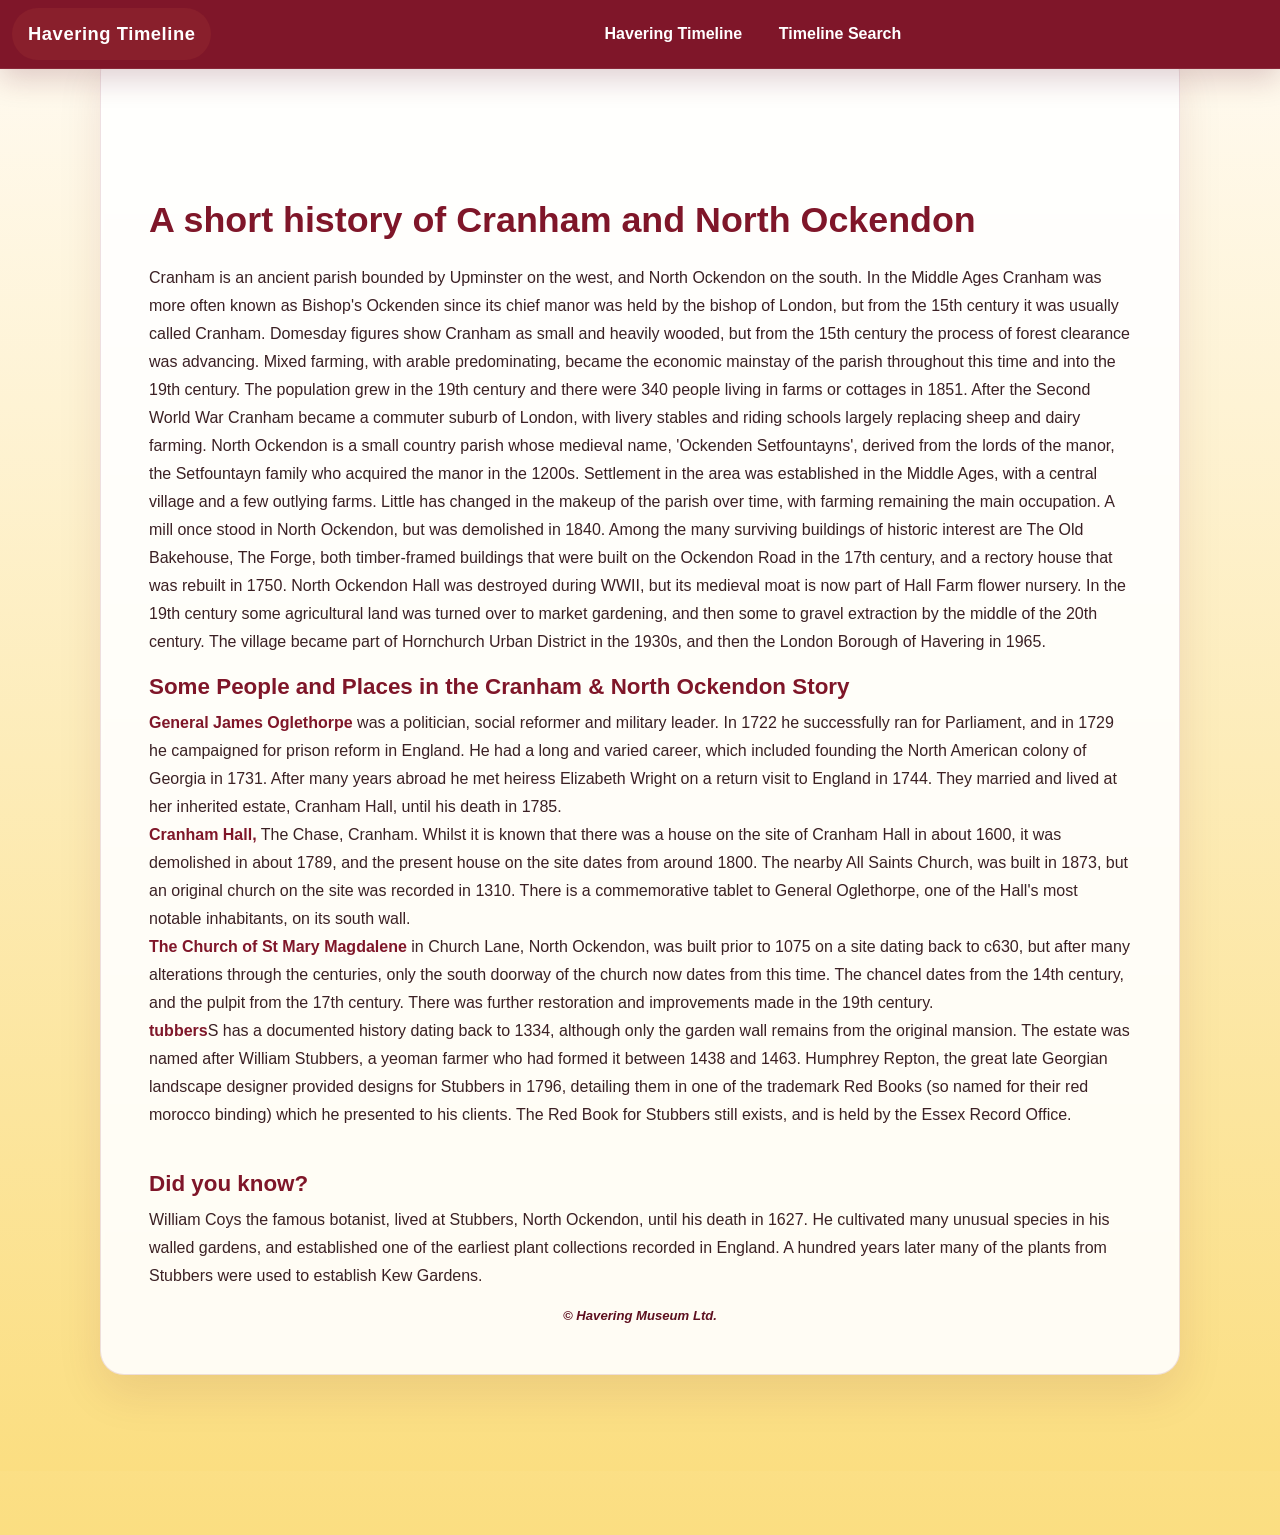
<file: more/shcranham.html>
<!DOCTYPE html>
<html lang="en">

<head>
  <meta charset="UTF-8">
  <meta name="viewport" content="width=device-width, initial-scale=1">
  <title>31 March shcranham.html</title>
  <link href="https://cdn.jsdelivr.net/npm/bootstrap@5.3.3/dist/css/bootstrap.min.css" rel="stylesheet"
    integrity="sha384-QWTKZyjpPEjISv5WaRU9OFeRpok6YctnYmDr5pNlyT2bRjXh0JMhjY6hW+ALEwIH" crossorigin="anonymous">
  <script defer src="https://cdn.jsdelivr.net/npm/bootstrap@5.3.3/dist/js/bootstrap.bundle.min.js"
    integrity="sha384-YvpcrYf0tY3lHB60NNkmXc5s9fDVZLESaAA55NDzOxhy9GkcIdslK1eN7N6jIeHz"
    crossorigin="anonymous"></script>
  <link rel="stylesheet" href="../css/cream.css">
  <link rel="stylesheet" href="../css/index.css">
	   </head>


<body class="misc-page">
  <!--Navigation bar-->
  <div id="nav-placeholder"></div>
  <script defer src="../js/navbar.js"></script>


  <!--End of Navigation bar-->
  <div class="misc-page">
    <div class="container mt-5">

      <p style="margin-top: 100px;"></p>

      <h2> A short history of Cranham and North Ockendon</h2>

      <p>Cranham is an ancient parish bounded by Upminster on the west, and North Ockendon on the
        south.
        In the Middle Ages Cranham was more often known as Bishop's Ockenden since its chief manor
        was
        held by the bishop of London, but from the 15th century it was usually called Cranham.

        Domesday figures show Cranham as small and heavily wooded, but from the 15th century the
        process
        of forest clearance was advancing. Mixed farming, with arable predominating, became the
        economic
        mainstay of the parish throughout this time and into the 19th century. The population grew
        in
        the 19th century and there were 340 people living in farms or cottages in 1851.

        After the Second World War Cranham became a commuter suburb of London, with livery stables
        and
        riding schools largely replacing sheep and dairy farming.

        North Ockendon is a small country parish whose medieval name, 'Ockenden Setfountayns',
        derived
        from the lords of the manor, the Setfountayn family who acquired the manor in the 1200s.
        Settlement in the area was established in the Middle Ages, with a central village and a few
        outlying farms.

        Little has changed in the makeup of the parish over time, with farming remaining the main
        occupation. A mill once stood in North Ockendon, but was demolished in 1840. Among the many
        surviving buildings of historic interest are The Old Bakehouse, The Forge, both
        timber-framed
        buildings that were built on the Ockendon Road in the 17th century, and a rectory house that
        was
        rebuilt in 1750. North Ockendon Hall was destroyed during WWII, but its medieval moat is now
        part of Hall Farm flower nursery.

        In the 19th century some agricultural land was turned over to market gardening, and then
        some to
        gravel extraction by the middle of the 20th century.

        The village became part of Hornchurch Urban District in the 1930s, and then the London
        Borough
        of Havering in 1965.</p>

      <h3>Some People and Places in the Cranham & North Ockendon Story</h3>
      <p>
        <b>General James Oglethorpe</b> was a politician, social reformer and military leader. In 1722 he
        successfully ran for Parliament, and in 1729 he campaigned for prison reform in England. He
        had a long and varied career, which included founding the North American colony of Georgia in
        1731. After many years abroad he met heiress Elizabeth Wright on a return visit to England in
        1744. They married and lived at her inherited estate, Cranham Hall, until his death in 1785.
        <br>
        <b>Cranham Hall,</b> The Chase, Cranham. Whilst it is known that there was a house on the site of
        Cranham Hall in about 1600, it was demolished in about 1789, and the present house on the
        site
        dates from around 1800. The nearby All Saints Church, was built in 1873, but an original
        church on the site was recorded in 1310. There is a commemorative tablet to General Oglethorpe, one
        of the Hall's most notable inhabitants, on its south wall.
        <br>
        <b>The Church of St Mary Magdalene</b> in Church Lane, North Ockendon, was built prior to 1075 on a
        site dating back to c630, but after many alterations through the centuries, only the south
        doorway of the church now dates from this time. The chancel dates from the 14th century, and
        the pulpit from the 17th century. There was further restoration and improvements made in the
        19th century.
        <br>
        <b>tubbers</b>S has a documented history dating back to 1334, although only the garden wall remains
        from the original mansion. The estate was named after William Stubbers, a yeoman farmer who
        had formed it between 1438 and 1463. Humphrey Repton, the great late Georgian landscape designer
        provided designs for Stubbers in 1796, detailing them in one of the trademark Red Books (so
        named for their red morocco binding) which he presented to his clients. The Red Book for
        Stubbers still exists, and is held by the Essex Record Office.
      </p>

      <br>
      <h3>Did you know?</h3>
      <p>
        William Coys the famous botanist, lived at Stubbers, North Ockendon, until his
        death in 1627. He cultivated many unusual species in his walled gardens, and established one
        of
        the earliest plant collections recorded in England. A hundred years later many of the plants
        from Stubbers were used to establish Kew Gardens.
      </p>

      <div class="copyright-text">
        © Havering Museum Ltd.
      </div>
    </div>
  </div>
</body>

</html>
</file>
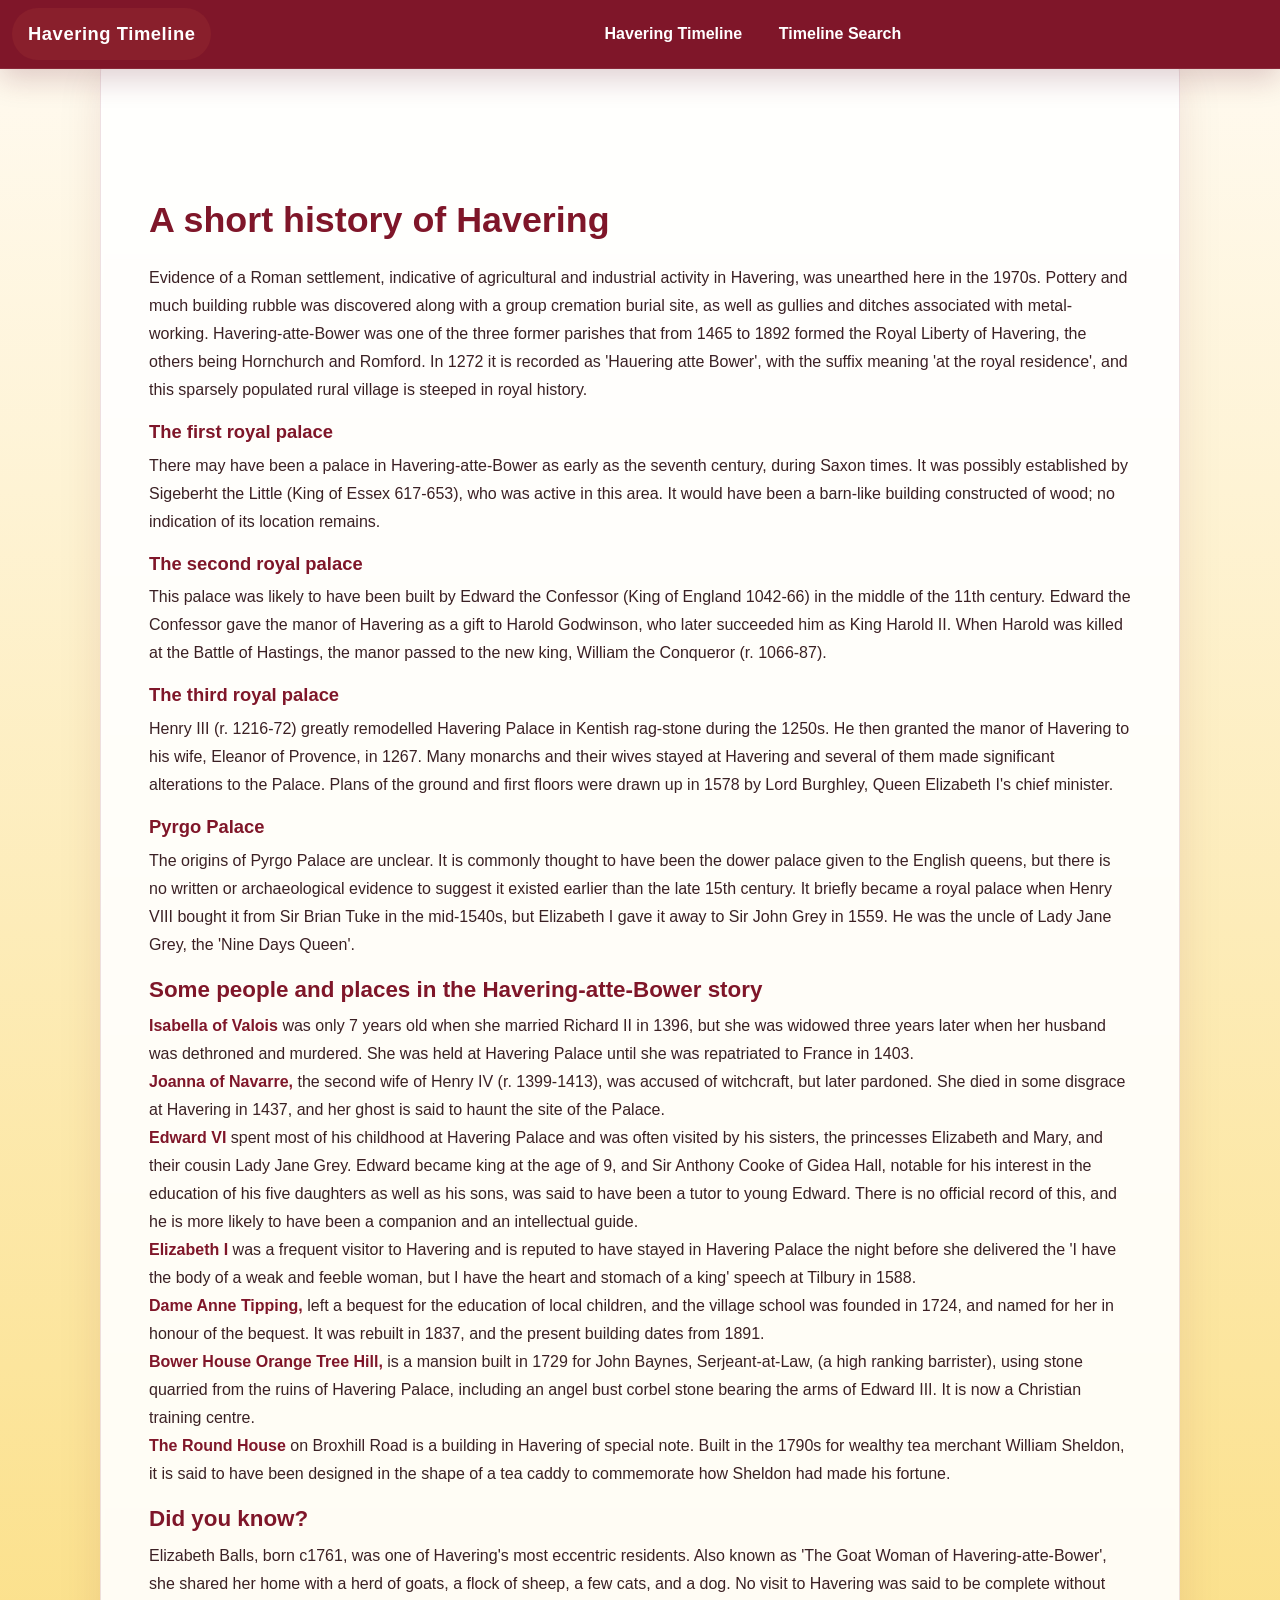
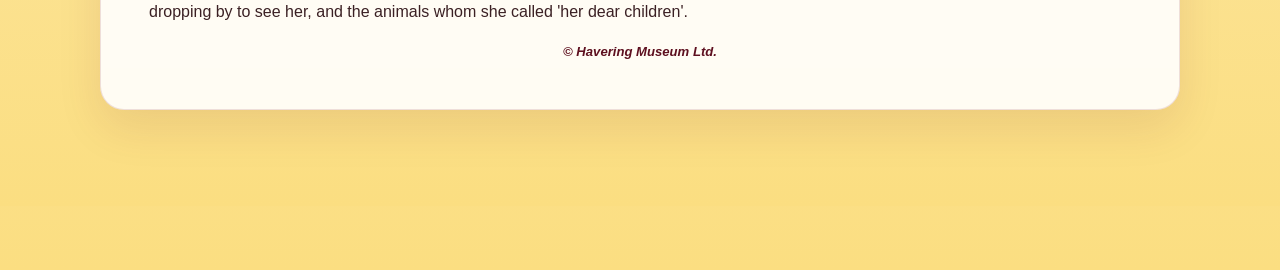
<file: more/shhavering.html>
<!DOCTYPE html>
<html lang="en">

<head>
  <meta charset="UTF-8">
  <meta name="viewport" content="width=device-width, initial-scale=1">
  <title>31st March shromford.html</title>
  <link href="https://cdn.jsdelivr.net/npm/bootstrap@5.3.3/dist/css/bootstrap.min.css" rel="stylesheet"
    integrity="sha384-QWTKZyjpPEjISv5WaRU9OFeRpok6YctnYmDr5pNlyT2bRjXh0JMhjY6hW+ALEwIH" crossorigin="anonymous">
  <script defer src="https://cdn.jsdelivr.net/npm/bootstrap@5.3.3/dist/js/bootstrap.bundle.min.js"
    integrity="sha384-YvpcrYf0tY3lHB60NNkmXc5s9fDVZLESaAA55NDzOxhy9GkcIdslK1eN7N6jIeHz"
    crossorigin="anonymous"></script>
  <link rel="stylesheet" href="../css/cream.css">
  <link rel="stylesheet" href="../css/index.css">
</head>


<body class="misc-page">
  <!--Navigation bar-->
  <div id="nav-placeholder"></div>
  <script defer src="../js/navbar.js"></script>


  <!--End of Navigation bar-->
  <div class="misc-page">
    <div class="container mt-5">

      <p style="margin-top: 100px;"></p>

      <h2> A short history of Havering</h2>

      <p>
        Evidence of a Roman settlement, indicative of agricultural and industrial activity in
        Havering, was unearthed here in the 1970s. Pottery and much building rubble was discovered along with
        a group cremation burial site, as well as gullies and ditches associated with metal-working.
        Havering-atte-Bower was one of the three former parishes that from 1465 to 1892 formed the
        Royal Liberty of Havering, the others being Hornchurch and Romford. In 1272 it is recorded as
        'Hauering atte Bower', with the suffix meaning 'at the royal residence', and this sparsely
        populated rural village is steeped in royal history.</p>

      <h4>The first royal palace</h4>
      <p>There may have been a palace in Havering-atte-Bower as early as the seventh century, during
        Saxon times. It was possibly established by Sigeberht the Little (King of Essex 617-653),
        who was active in this area. It would have been a barn-like building constructed of wood; no
        indication of its location remains.</p>

      <h4>The second royal palace</h4>
      <p>This palace was likely to have been built by Edward the Confessor (King of England 1042-66)
        in the middle of the 11th century. Edward the Confessor gave the manor of Havering as a gift to
        Harold Godwinson, who later succeeded him as King Harold II. When Harold was killed at the
        Battle of Hastings, the manor passed to the new king, William the Conqueror (r. 1066-87).</p>

      <h4>The third royal palace</h4>
      <p>Henry III (r. 1216-72) greatly remodelled Havering Palace in Kentish rag-stone during the
        1250s. He then granted the manor of Havering to his wife, Eleanor of Provence, in 1267. Many
        monarchs and their wives stayed at Havering and several of them made significant alterations to the
        Palace. Plans of the ground and first floors were drawn up in 1578 by Lord Burghley, Queen
        Elizabeth I's chief minister.</p>

      <h4>Pyrgo Palace</h4>
      <p>The origins of Pyrgo Palace are unclear. It is commonly thought to have been the dower
        palace given to the English queens, but there is no written or archaeological evidence to suggest
        it existed earlier than the late 15th century. It briefly became a royal palace when Henry VIII
        bought it from Sir Brian Tuke in the mid-1540s, but Elizabeth I gave it away to Sir John
        Grey in 1559. He was the uncle of Lady Jane Grey, the 'Nine Days Queen'.</p>

      <h3>Some people and places in the Havering-atte-Bower story</h3>
      <p>
        <b>Isabella of Valois</b> was only 7 years old when she married Richard II in 1396, but she was
        widowed three years later when her husband was dethroned and murdered. She was held at Havering
        Palace until she was repatriated to France in 1403.
<br>
        <b>Joanna of Navarre,</b> the second wife of Henry IV (r. 1399-1413), was accused of witchcraft,
        but later pardoned. She died in some disgrace at Havering in 1437, and her ghost is said to
        haunt the site of the Palace.
<br>
        <b>Edward VI</b> spent most of his childhood at Havering Palace and was often visited by his
        sisters, the princesses Elizabeth and Mary, and their cousin Lady Jane Grey. Edward became king at
        the age of 9, and Sir Anthony Cooke of Gidea Hall, notable for his interest in the education of
        his five daughters as well as his sons, was said to have been a tutor to young Edward. There is
        no official record of this, and he is more likely to have been a companion and an intellectual
        guide.
<br>
        <b>Elizabeth I</b> was a frequent visitor to Havering and is reputed to have stayed in Havering
        Palace the night before she delivered the 'I have the body of a weak and feeble woman, but I have
        the heart and stomach of a king' speech at Tilbury in 1588.
<br>
      <b>Dame Anne Tipping,</b>  left a bequest for the education of local children, and the village
        school was founded in 1724, and named for her in honour of the bequest. It was rebuilt in 1837, and
        the present building dates from 1891.
<br>
        <b>Bower House Orange Tree Hill,</b> is a mansion built in 1729 for John Baynes, Serjeant-at-Law,
        (a high ranking barrister), using stone quarried from the ruins of Havering Palace, including
        an angel bust corbel stone bearing the arms of Edward III. It is now a Christian training
        centre.
<br>
        <b>The Round House</b> on Broxhill Road is a building in Havering of special note. Built in the
        1790s for wealthy tea merchant William Sheldon, it is said to have been designed in the shape of a
        tea caddy to commemorate how Sheldon had made his fortune.
      </p>

      <h3>Did you know?</h3>
      <p>
        Elizabeth Balls, born c1761, was one of Havering's most eccentric residents. Also known as
        'The Goat Woman of Havering-atte-Bower', she shared her home with a herd of goats, a flock of
        sheep, a few cats, and a dog. No visit to Havering was said to be complete without dropping by to
        see her, and the animals whom she called 'her dear children'.</p>

      <div class="copyright-text">
        © Havering Museum Ltd.
      </div>
      </div>
      </div>
      </body>
      
      </html>
</file>
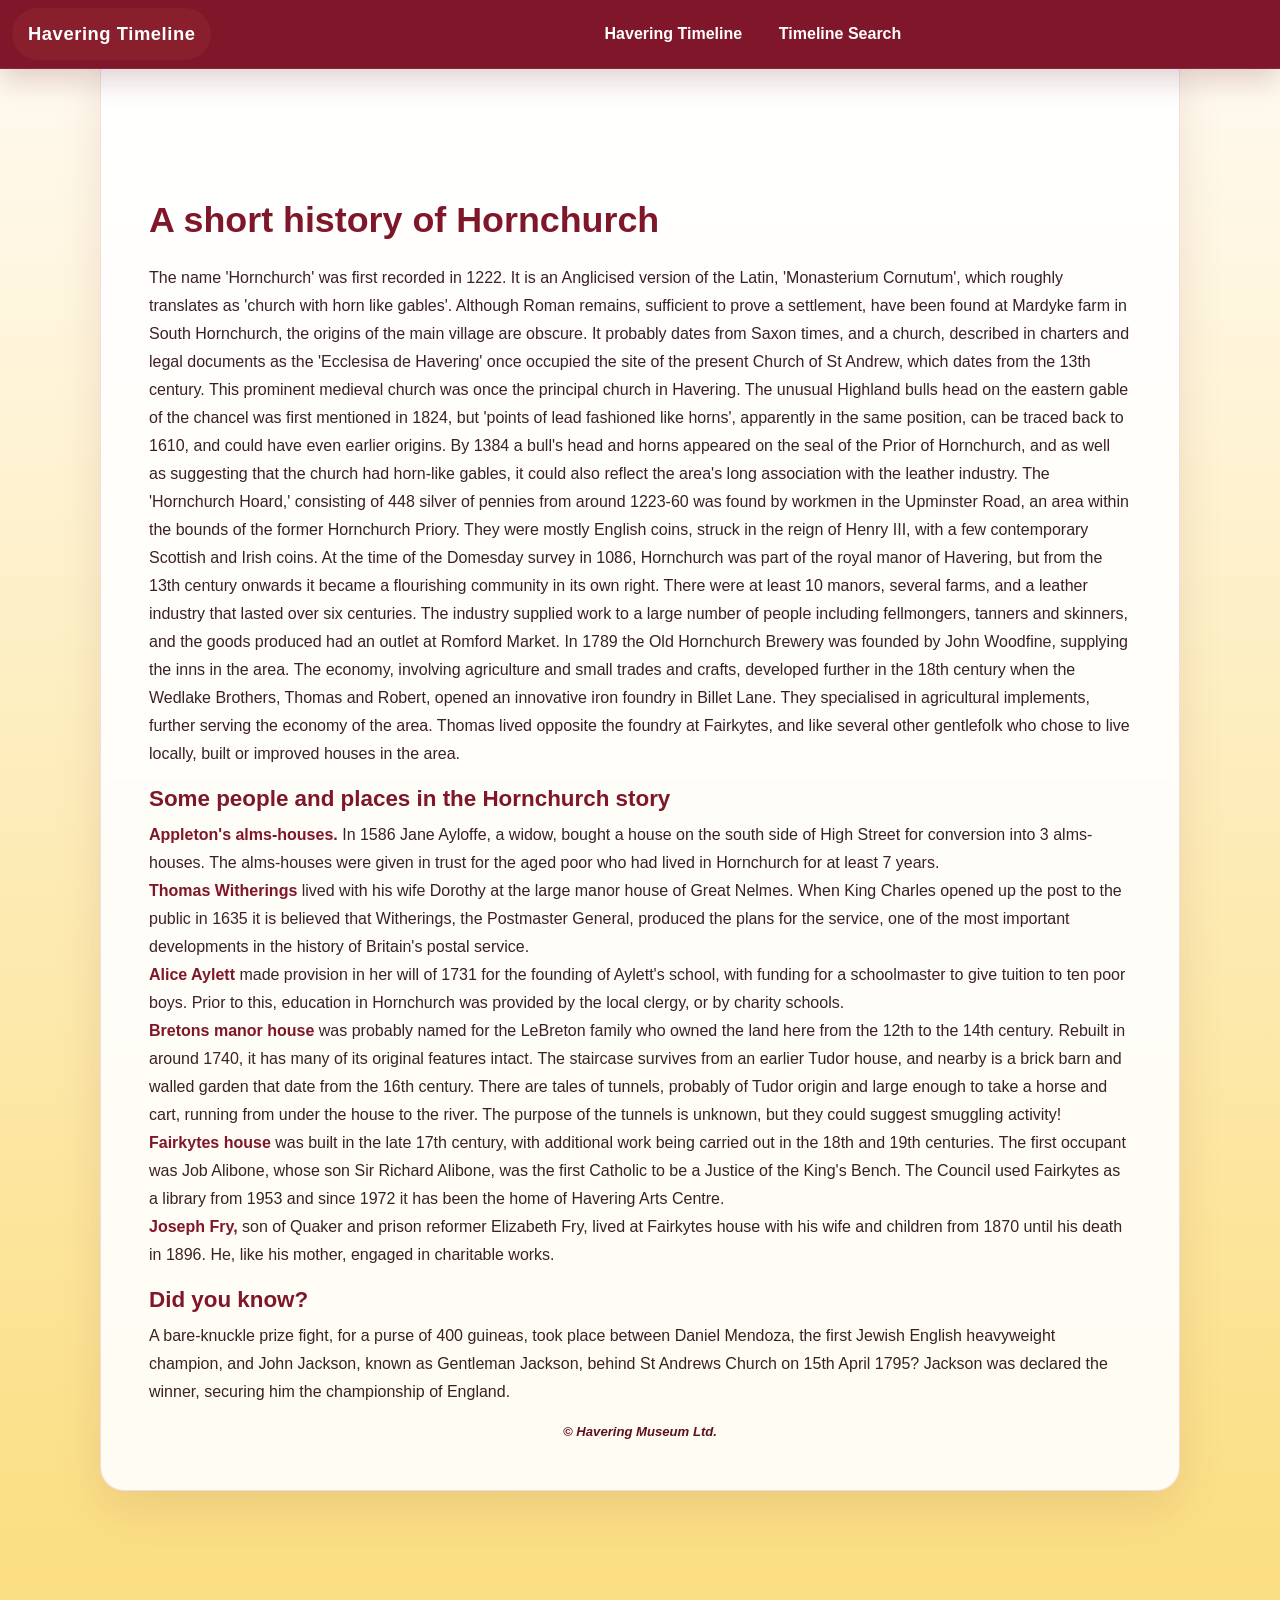
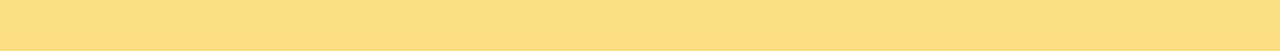
<file: more/shhornchurch.html>
<!DOCTYPE html>
<html lang="en">

<head>
  <meta charset="UTF-8">
  <meta name="viewport" content="width=device-width, initial-scale=1">
  <title>31 March shhornchurch.html</title>
  <link href="https://cdn.jsdelivr.net/npm/bootstrap@5.3.3/dist/css/bootstrap.min.css" rel="stylesheet"
    integrity="sha384-QWTKZyjpPEjISv5WaRU9OFeRpok6YctnYmDr5pNlyT2bRjXh0JMhjY6hW+ALEwIH" crossorigin="anonymous">
  <script defer src="https://cdn.jsdelivr.net/npm/bootstrap@5.3.3/dist/js/bootstrap.bundle.min.js"
    integrity="sha384-YvpcrYf0tY3lHB60NNkmXc5s9fDVZLESaAA55NDzOxhy9GkcIdslK1eN7N6jIeHz"
    crossorigin="anonymous"></script>
  <link rel="stylesheet" href="../css/cream.css">
  <link rel="stylesheet" href="../css/index.css">
</head>


<body class="misc-page">
  <!--Navigation bar-->
  <div id="nav-placeholder"></div>
  <script defer src="../js/navbar.js"></script>

  <!--End of Navigation bar-->
  <div class="misc-page">
    <div class="container mt-5">

      <p style="margin-top: 100px;"></p>

      <h2> A short history of Hornchurch</h2>

      <p>
        The name 'Hornchurch' was first recorded in 1222. It is an Anglicised version of the Latin,
        'Monasterium Cornutum', which roughly translates as 'church with horn like gables'. Although
        Roman remains, sufficient to prove a settlement, have been found at Mardyke farm in South
        Hornchurch, the origins of the main village are obscure. It probably dates from Saxon times,
        and
        a church, described in charters and legal documents as the 'Ecclesisa de Havering' once
        occupied the site of the present Church of St Andrew, which dates from the 13th century.

        This prominent medieval church was once the principal church in Havering. The unusual
        Highland bulls head on the eastern gable of the chancel was first mentioned in 1824, but 'points of
        lead fashioned like horns', apparently in the same position, can be traced back to 1610, and
        could have even earlier origins. By 1384 a bull's head and horns appeared on the seal of the Prior
        of Hornchurch, and as well as suggesting that the church had horn-like gables, it could also
        reflect the area's long association with the leather industry.

        The 'Hornchurch Hoard,' consisting of 448 silver of pennies from around 1223-60 was found by
        workmen in the Upminster Road, an area within the bounds of the former Hornchurch Priory.
        They were mostly English coins, struck in the reign of Henry III, with a few contemporary
        Scottish and Irish coins.

        At the time of the Domesday survey in 1086, Hornchurch was part of the royal manor of
        Havering, but from the 13th century onwards it became a flourishing community in its own right. There
        were at least 10 manors, several farms, and a leather industry that lasted over six centuries.
        The industry supplied work to a large number of people including fellmongers, tanners and
        skinners, and the goods produced had an outlet at Romford Market.

        In 1789 the Old Hornchurch Brewery was founded by John Woodfine, supplying the inns in the
        area. The economy, involving agriculture and small trades and crafts, developed further in the
        18th century when the Wedlake Brothers, Thomas and Robert, opened an innovative iron foundry in
        Billet Lane. They specialised in agricultural implements, further serving the economy of the
        area. Thomas lived opposite the foundry at Fairkytes, and like several other gentlefolk who
        chose to live locally, built or improved houses in the area.
      </p>
      <h3>Some people and places in the Hornchurch story</h3>
      <p>
       <b>Appleton's alms-houses.</b> In 1586 Jane Ayloffe, a widow, bought a house on the south side of
        High
        Street for conversion into 3 alms-houses. The alms-houses were given in trust for the aged
        poor
        who had lived in Hornchurch for at least 7 years.
<br>
        <b>Thomas Witherings</b> lived with his wife Dorothy at the large manor house of Great Nelmes. When
        King Charles opened up the post to the public in 1635 it is believed that Witherings, the
        Postmaster General, produced the plans for the service, one of the most important
        developments
        in the history of Britain's postal service.
<br>
        <b>Alice Aylett</b> made provision in her will of 1731 for the founding of Aylett's school, with
        funding for a schoolmaster to give tuition to ten poor boys. Prior to this, education in
        Hornchurch was provided by the local clergy, or by charity schools.
<br>
        <b>Bretons manor house</b> was probably named for the LeBreton family who owned the land here from
        the 12th to the 14th century. Rebuilt in around 1740, it has many of its original features
        intact. The staircase survives from an earlier Tudor house, and nearby is a brick barn and walled
        garden that date from the 16th century. There are tales of tunnels, probably of Tudor origin and
        large enough to take a horse and cart, running from under the house to the river. The purpose of
        the tunnels is unknown, but they could suggest smuggling activity!
<br>
        <b>Fairkytes house</b> was built in the late 17th century, with additional work being carried out
        in the 18th and 19th centuries. The first occupant was Job Alibone, whose son Sir Richard
        Alibone, was the first Catholic to be a Justice of the King's Bench. The Council used Fairkytes as a
        library from 1953 and since 1972 it has been the home of Havering Arts Centre.
<br>
        <b>Joseph Fry,</b> son of Quaker and prison reformer Elizabeth Fry, lived at Fairkytes house with
        his wife and children from 1870 until his death in 1896. He, like his mother, engaged in
        charitable  works.
      </p>

      <h3>Did you know?</h3>
      <p>A bare-knuckle prize fight, for a purse of 400 guineas, took place between Daniel
        Mendoza, the first Jewish English heavyweight champion, and John Jackson, known as Gentleman
        Jackson, behind St Andrews Church on 15th April 1795? Jackson was declared the winner,
        securing
        him the championship of England.
      </p>
      <div class="copyright-text">
        © Havering Museum Ltd.
      </div>
    </div>
  </div>
</body>

</html>
</file>
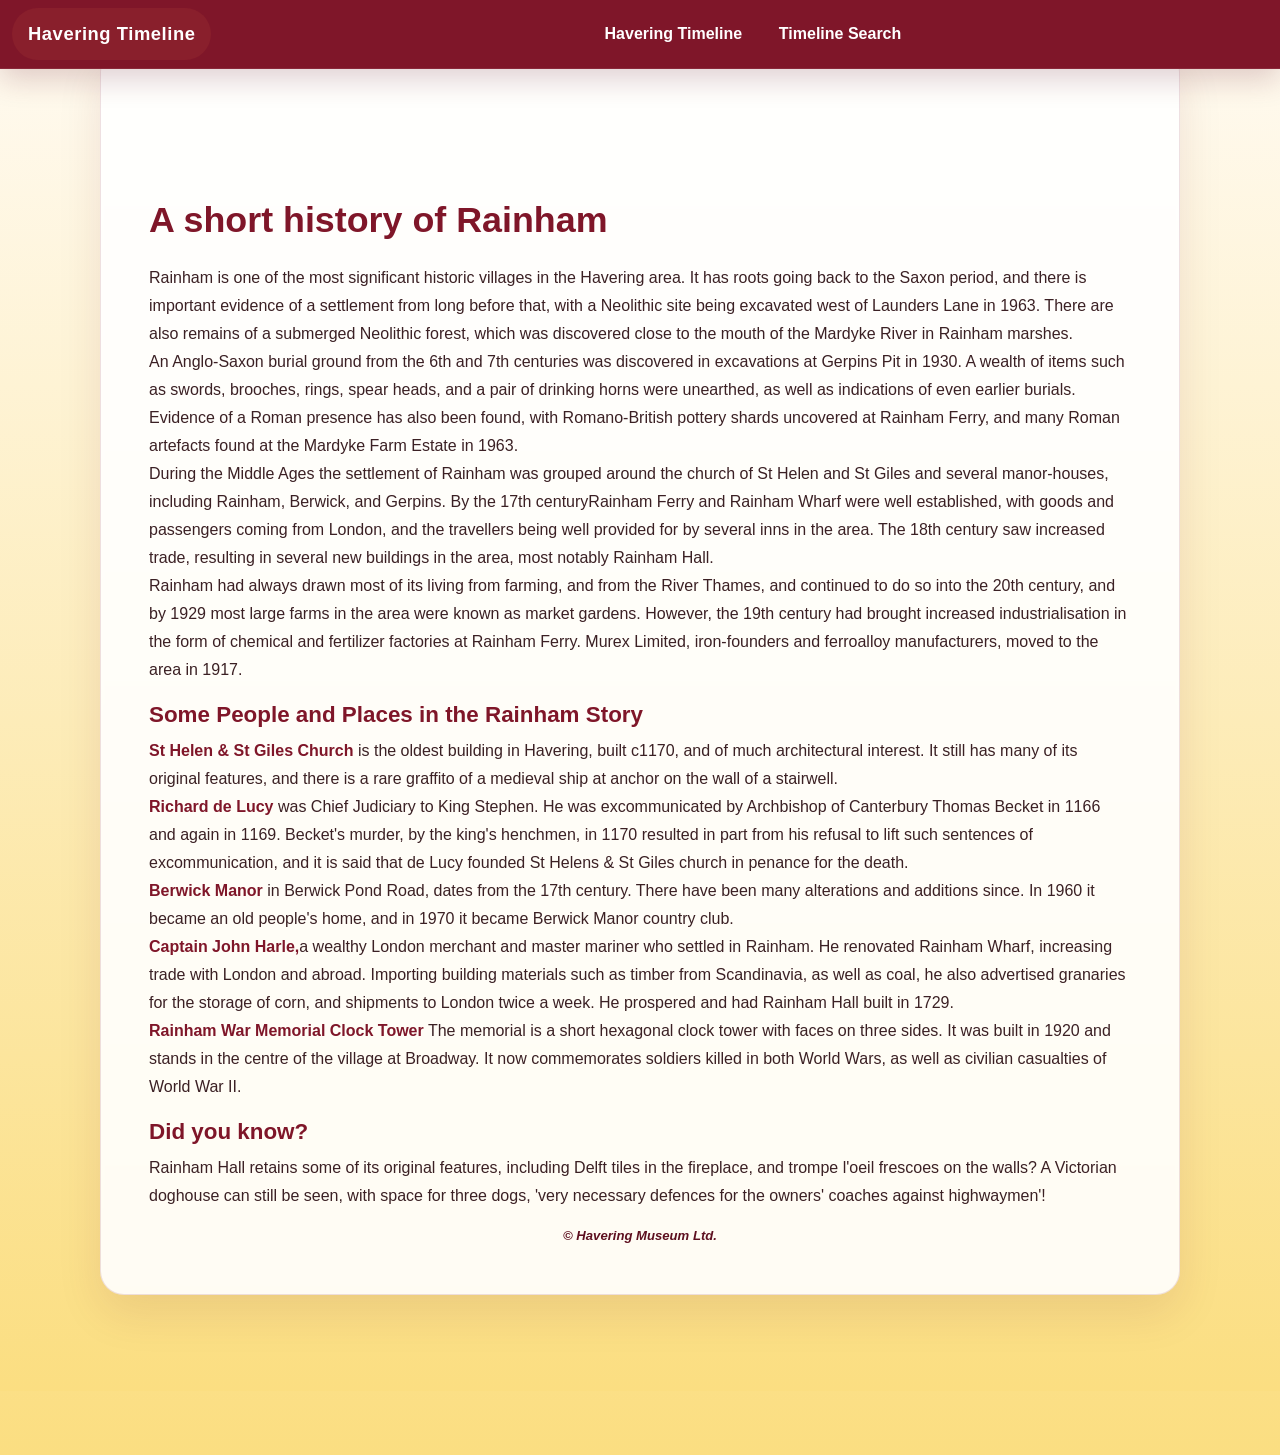
<file: more/shrainham.html>
<!DOCTYPE html>
<html lang="en">

<head>
  <meta charset="UTF-8">
  <meta name="viewport" content="width=device-width, initial-scale=1">
  <title>31 March shrainham.html</title>
  <link href="https://cdn.jsdelivr.net/npm/bootstrap@5.3.3/dist/css/bootstrap.min.css" rel="stylesheet"
    integrity="sha384-QWTKZyjpPEjISv5WaRU9OFeRpok6YctnYmDr5pNlyT2bRjXh0JMhjY6hW+ALEwIH" crossorigin="anonymous">
  <script defer src="https://cdn.jsdelivr.net/npm/bootstrap@5.3.3/dist/js/bootstrap.bundle.min.js"
    integrity="sha384-YvpcrYf0tY3lHB60NNkmXc5s9fDVZLESaAA55NDzOxhy9GkcIdslK1eN7N6jIeHz"
    crossorigin="anonymous"></script>
  <link rel="stylesheet" href="../css/cream.css">
  <link rel="stylesheet" href="../css/index.css">
</head>


<body class="misc-page">
  <!--Navigation bar-->
  <div id="nav-placeholder"></div>
  <script defer src="../js/navbar.js"></script>


  <!--End of Navigation bar-->
  <div class="misc-page">
    <div class="container mt-5">

      <p style="margin-top: 100px;"></p>

      <h2> A short history of Rainham</h2>

      <p>
        Rainham is one of the most significant historic villages in the Havering area. It has roots
        going back to the Saxon period, and there is important evidence of a settlement from long
        before that, with a Neolithic site being excavated west of Launders Lane in 1963. There are also
        remains of a submerged Neolithic forest, which was discovered close to the mouth of the
        Mardyke River in Rainham marshes.
        <br>
        An Anglo-Saxon burial ground from the 6th and 7th centuries was discovered in excavations at
        Gerpins Pit in 1930. A wealth of items such as swords, brooches, rings, spear heads, and a
        pair of drinking horns were unearthed, as well as indications of even earlier burials. Evidence
        of a Roman presence has also been found, with Romano-British pottery shards uncovered at Rainham
        Ferry, and many Roman artefacts found at the Mardyke Farm Estate in 1963.
        <br>
        During the Middle Ages the settlement of Rainham was grouped around the church of St Helen
        and St Giles and several manor-houses, including Rainham, Berwick, and Gerpins. By the 17th
        centuryRainham Ferry and Rainham Wharf were well established, with goods and passengers coming from
        London, and the travellers being well provided for by several inns in the area. The 18th
        century saw increased trade, resulting in several new buildings in the area, most notably Rainham
        Hall.
        <br>
        Rainham had always drawn most of its living from farming, and from the River Thames, and
        continued to do so into the 20th century, and by 1929 most large farms in the area were
        known as market gardens. However, the 19th century had brought increased industrialisation in the
        form of chemical and fertilizer factories at Rainham Ferry. Murex Limited, iron-founders and
        ferroalloy manufacturers, moved to the area in 1917.

      </p>
      <h3>Some People and Places in the Rainham Story</h3>
      <p>
        <b>St Helen & St Giles Church</b> is the oldest building in Havering, built c1170, and of much
        architectural interest. It still has many of its original features, and there is a rare
        graffito of a medieval ship at anchor on the wall of a stairwell.
        <br>
        <b>Richard de Lucy</b> was Chief Judiciary to King Stephen. He was excommunicated by Archbishop of
        Canterbury Thomas Becket in 1166 and again in 1169. Becket's murder, by the king's henchmen,
        in 1170 resulted in part from his refusal to lift such sentences of excommunication, and it is
        said that de Lucy founded St Helens & St Giles church in penance for the death.
        <br>
        <b>Berwick Manor</b> in Berwick Pond Road, dates from the 17th century. There have been many
        alterations and additions since. In 1960 it became an old people's home, and in 1970 it
        became Berwick Manor country club.
        <br>
        <b>Captain John Harle,</b>a wealthy London merchant and master mariner who settled in Rainham. He
        renovated Rainham Wharf, increasing trade with London and abroad. Importing building
        materials
        such as timber from Scandinavia, as well as coal, he also advertised granaries for the
        storage of corn, and shipments to London twice a week. He prospered and had Rainham Hall built in
        1729.
        <br>
        <b>Rainham War Memorial Clock Tower</b>
        The memorial is a short hexagonal clock tower with faces on three sides. It was built in
        1920 and stands in the centre of the village at Broadway. It now commemorates soldiers killed in
        both World Wars, as well as civilian casualties of World War II.
      </p>
      <h3>Did you know?</h3>
      <p>
        Rainham Hall retains some of its original features, including Delft tiles in the fireplace,
        and trompe l'oeil frescoes on the walls? A Victorian doghouse can still be seen, with space for
        three dogs, 'very necessary defences for the owners' coaches against highwaymen'!
      </p>
      <div class="copyright-text">
        © Havering Museum Ltd.
      </div>
    </div>
  </div>
</body>

</html>
</file>
<file: css/cream.css>
/* =========================================================
  GLOBAL LAYOUT
   ========================================================= */
body {
  margin: 0;
  font-family: "Segoe UI", "Helvetica Neue", Arial, sans-serif;
  color: #3b2024;
  background:
    radial-gradient(circle at top, rgba(181, 74, 58, 0.1), transparent 34%),
    linear-gradient(180deg, #fffaf0 0%, #fbde81 100%);
  min-height: 100vh;
  overflow-x: hidden;
}

.container {
  margin-top: 110px;
  position: relative;
  max-width: 1180px;
  background: rgba(255, 255, 255, 0.72);
  border: 1px solid rgba(29, 36, 48, 0.08);
  border-radius: 28px;
  box-shadow: 0 18px 45px rgba(94, 16, 32, 0.1);
  padding: 2rem 2rem 3rem;
  backdrop-filter: blur(2px);
}

/* =========================================================
   Utility Text
   ========================================================= */

/* Romhm text styles */
.romhm-text {
  font-size: 0.92rem;
  color: #7f1629;
  margin: 1rem 0 1.2rem;
  padding: 0.8rem 1rem;
  font-weight: 700;
  letter-spacing: 0.06em;
  text-transform: uppercase;
  background: linear-gradient(
    90deg,
    rgba(127, 22, 41, 0.08),
    rgba(181, 74, 58, 0.12)
  );
  border-left: 4px solid #5e1020;
  border-radius: 10px;
  align-content: center;
}

/* No data message styles */
.no-data-message {
  background-color: #fbde81;
  border: 1px solid #f2bb06;
  border-radius: 6px;
  padding: 16px;
  margin: 16px 0;
  color: #7f1629;
  font-size: 1rem;
  text-align: center;
}

/* Copyright message styles */
.copyright-text {
  font-size: 0.82rem;
  color: #5e1020;
  margin-top: 1rem;
  font-weight: 700;
  text-align: center;
  font-style: italic;
}

/* =========================================================
  IMAGE & FIGURE STYLES 
   ========================================================= */

/* Image and figure styles */
figcaption {
  color: black;
  font-weight: bold;
}

.centered-figure {
  text-align: center;
  margin: 16px 0;
}

.centered-figure img {
  max-width: 100%;
  height: auto;
  border: 1px solid #ddd;
  border-radius: 4px;
}

.image-col img {
  max-width: 100%;
  height: auto;
  border: 1px solid #ddd;
  border-radius: 4px;
}

/* Link container styles */
.link-container {
  margin: 1.2rem 0;
  padding: 1rem 1.1rem;
  border: 1px solid rgba(127, 22, 41, 0.16);
  border-left: 4px solid #5e1020;
  border-radius: 14px;
  width: fit-content;
  max-width: 100%;
  background: linear-gradient(
    180deg,
    rgba(255, 255, 255, 0.5),
    rgba(234, 242, 255, 0.8)
  );
  box-shadow: inset 0 1px 0 rgba(255, 255, 255, 0.7);
}

.link-container a {
  display: block;
  margin: 0.5rem 0;
  color: #5e1020;
  text-decoration: none;
  font-size: 0.96rem;
  font-weight: 600;
  word-break: break-word;
}

.link-container a:hover {
  color: #7f1629;
  text-decoration: underline;
}

/* Image row and column styles */
.image-row {
  display: flex;
  flex-wrap: wrap;
  gap: 16px;
  margin: 16px 0;
  justify-content: center;
}

.image-col {
  min-width: 250px;
  text-align: center;
}

/* =========================================================
   SIDEBAR
   ========================================================= */
.sidebar {
  position: fixed;
  left: 0;
  height: 100vh;
  width: 250px;
  background: linear-gradient(160deg, #7f1629 0%, #7f1629 100%);
  color: #7f1629;
  padding: 75px 12px 32px;
  border-right: 4px solid rgba(181, 74, 58, 0.8);
  overflow-y: auto;
  scrollbar-width: none;
}

.sidebar::-webkit-scrollbar {
  display: none;
}

/* =========================================================
   SIDEBAR ACCORDION — Bootstrap Overrides 
   ========================================================= */

/* Remove Bootstrap borders/shadows */
.accordion-item {
  border: none !important;
  background: transparent !important;
}

/* Global accordion-button look */
.accordion-button {
  color: #7f1629 !important;
  font-weight: 600;
  background-color: rgba(255, 255, 255, 0.42) !important;
  border-radius: 12px !important;
  box-shadow: none !important;
}

.accordion-button:not(.collapsed) {
  color: #7f1629 !important;
  font-weight: 800 !important;
  background-color: #fbde81 !important;
}

.accordion-button:focus {
  box-shadow: none !important;
}

/* Sidebar accordion arrows */
.sidebar .accordion-button::before {
  color: #16227f;
}

/* Global accordion-body style */
.accordion-body {
  background-color: #fbde81;
}

.accordion-body p {
  color: #7f1629;
  font-weight: 500;
}

.accordion-header h2 {
  font-weight: 500;
}

.accordion-body h2 {
  font-size: 25px !important;
  color: #7f1629 !important;
  font-weight: 500 !important;
}

/* =========================================================
   SDEBAR ACCORDION OVERRIDES
   ========================================================= */

.sidebar .accordion-button {
  background: linear-gradient(90deg, #7f1629 0%, #3b2024 100%) !important;
  color: #f8f4ef !important;
  border-radius: 12px !important;
  font-weight: 700;
  letter-spacing: 0.02em;
  box-shadow: inset 0 1px 0 rgba(255, 255, 255, 0.08);
}

.sidebar .accordion-button:hover {
  background: linear-gradient(90deg, #b54a3a 0%, #f2bb06 100%) !important;
  color: #7f1629 !important;
  border-radius: 12px;
}

.sidebar .accordion-button:not(.collapsed) {
  background: linear-gradient(90deg, #fff3cd 0%, #df0c16 100%) !important;
  color: #7f1629 !important;
}

.sidebar .accordion-body {
  background: rgba(255, 255, 255, 0.22) !important;
  padding: 0.45rem 0.55rem 0.8rem;
}

/* =========================================================
   SIDEBAR LINKS
   ========================================================= */
.sidebar .nav-link {
  padding: 0.7rem 0.9rem;
  color: #7f1629;
  transition: all 0.2s ease;
  font-size: 0.92rem !important;
  font-weight: 600;
  border-radius: 10px;
  margin: 0.18rem 0;
  display: block;
  border: 1px solid transparent;
}

.sidebar .nav-link:hover {
  background: linear-gradient(
    90deg,
    rgba(127, 22, 41, 0.06),
    rgba(181, 74, 58, 0.08)
  );
  color: #7f1629;
  border-color: rgba(127, 22, 41, 0.18);
  border-radius: 10px;
  font-weight: 700;
}

.sidebar i {
  margin-right: 8px;
}

/* =========================================================
   MAIN SECTION
   ========================================================= */
.main {
  margin-left: 250px;
  flex: 1;
  display: flex;
  flex-direction: column;
  justify-content: center;
  align-items: center;
  background: transparent;
}

/* =========================================================
   TIMELINE CONTAINER
   ========================================================= */
#autoTimelineWrap {
  position: relative;
  width: 100%;
  height: 80%;
  background: transparent;
  border-radius: 20px;
  overflow: hidden;
}

#autoTimelineTrack {
  display: flex;
  flex-direction: column;
  align-items: center;
  gap: 2rem;
  will-change: transform;
}

/* =========================================================
   TIMELINE CARDS
   ========================================================= */
.card {
  width: 85%;
  border: 1px solid rgba(127, 22, 41, 0.12);
  border-radius: 28px;
  box-shadow: 0 20px 50px rgba(94, 16, 32, 0.12);
  overflow: hidden;
  margin: 0 auto;
  background: linear-gradient(
    180deg,
    rgba(255, 255, 255, 0.94),
    rgba(247, 242, 232, 0.9)
  );
  position: relative;
  isolation: isolate;
}

.card::before {
  content: "";
  position: absolute;
  inset: 0 auto auto 0;
  width: 100%;
  height: 5px;
  background: linear-gradient(90deg, #7f1629 0%, #b54a3a 48%, #7f1629 100%);
  z-index: 1;
}

.card-body {
  background: linear-gradient(
    180deg,
    rgba(255, 255, 255, 0.35),
    rgba(245, 239, 229, 0.7)
  );
  padding: 1.8rem 1.5rem 1.6rem;
  border-radius: 0 0 28px 28px;
  position: relative;
  z-index: 2;
}

.timeline-h1 {
  color: #7f1629;
  font-family: Georgia, "Times New Roman", serif;
  font-size: clamp(1.8rem, 2vw, 2.5rem);
  text-align: center;
  margin-bottom: 0.9rem;
  font-weight: 700;
  letter-spacing: 0.02em;
}

.timeline-p {
  color: #3b2024;
  font-size: 1.06rem;
  line-height: 1.8;
  text-align: justify;
  padding: 0 0.9rem;
}

.timeline-p:first-letter {
  font-weight: 700;
  color: #7f1629;
}

/* =========================================================
   LINK CONTAINER
   ========================================================= */
.link-container::before {
  color: #7f1629;
  content: "Further reading\00a0";
  font-weight: 700;
  letter-spacing: 0.08em;
  text-transform: uppercase;
  font-size: 0.72rem;
  display: block;
  margin-bottom: 0.4rem;
}

/* =========================================================
   SCROLL ARROWS
   ========================================================= */
.scroll-arrow {
  position: absolute;
  right: 14px;
  width: 44px;
  height: 44px;
  border: none;
  background: linear-gradient(135deg, #7f1629 0%, #7f1629 100%);
  color: #fff;
  font-size: 22px;
  cursor: pointer;
  z-index: 1000;
  border-radius: 50%;
  display: flex;
  align-items: center;
  justify-content: center;
  box-shadow: 0 12px 22px rgba(94, 16, 32, 0.25);
  transition:
    transform 0.2s ease,
    box-shadow 0.2s ease;
}

.scroll-arrow:hover {
  background: linear-gradient(135deg, #fff3cd 0%, #b54a3a 100%);
  color: #7f1629;
  transform: translateY(-2px) scale(1.04);
  box-shadow: 0 16px 26px rgba(94, 16, 32, 0.18);
}

#scrollUp {
  top: 30%;
}

#scrollDown {
  bottom: 30%;
}
/* =========================================================
   NAVBAR
   ========================================================= */
/*Nav-bar only */

.navbar.fixed-top {
  --bs-bg-opacity: 1;
  background: linear-gradient(90deg, #7f1629 0%, #7f1629 100%) !important;
  color: #ffffff;
  border-bottom: 1px solid rgba(255, 255, 255, 0.08);
  box-shadow: 0 10px 30px rgba(94, 16, 32, 0.2);
}

/* Nav links */
.nav-link {
  color: #ffffff;
  font-size: 1rem;
  font-weight: 600;
  background-color: transparent;
  margin-right: 0.35rem;
  border-radius: 999px;
  justify-content: center;
  padding: 0.55rem 0.9rem !important;
  transition: all 0.2s ease;
}

.nav-link:hover {
  background: rgba(181, 74, 58, 0.2) !important;
  color: #fff !important;
  font-weight: 600;
  box-shadow: none;
  border-radius: 999px;
}

/* navbar brand style */
.navbar-brand {
  color: #fff;
  background: rgba(181, 74, 58, 0.18);
  font-size: 1.15rem;
  font-weight: 700;
  letter-spacing: 0.03em;
  display: flex;
  align-items: center;
  height: 100%;
  padding: 0.75rem 1rem;
  border-radius: 999px;
}

.navbar-brand:hover {
  background: rgba(181, 74, 58, 0.32);
  color: #fff;
}

.navbar-nav {
  padding-left: 1rem;
  gap: 0.15rem;
}

/* =========================================================
   RESPONSIVE DESIGN
   ========================================================= */
@media (max-width: 768px) {
  .sidebar {
    width: 200px;
  }

  .main {
    margin-left: 200px;
  }

  .card {
    width: 90%;
  }

  .timeline-h1 {
    font-size: 1.5rem;
  }

  .timeline-p {
    font-size: 1rem;
  }
}

.navbar .nav-link:hover {
  background: rgba(181, 74, 58, 0.2) !important;
  color: #fff !important;
}

.btn-primary {
  --bs-btn-bg: #7f1629;
  --bs-btn-border-color: #7f1629;
  --bs-btn-hover-bg: #7f1629;
  --bs-btn-hover-border-color: #7f1629;
  --bs-btn-active-bg: #7f1629;
  --bs-btn-active-border-color: #7f1629;
}

.btn-outline-primary {
  --bs-btn-color: #7f1629;
  --bs-btn-border-color: #7f1629;
  --bs-btn-hover-bg: #7f1629;
  --bs-btn-hover-border-color: #7f1629;
}

.form-control:focus,
.form-select:focus {
  border-color: #b54a3a;
  box-shadow: 0 0 0 0.25rem rgba(127, 22, 41, 0.18);
}

.no-data-message {
  color: #7f1629;
  background: #fbde81;
  border-color: #f2bb06;
}

:focus-visible {
  outline-color: #b54a3a;
}

/* Timeline-specific styles follow the base styles so they take priority. */
.timeline-page {
  color: #3b2024;
  background-color: #fffaf0;
}

.timeline-page .sidebar {
  position: fixed;
  top: 0;
  left: 0;
  width: 250px;
  height: 100vh;
  padding: 75px 12px 32px;
  overflow-y: auto;
  scrollbar-width: none;
  z-index: 1020;
  background-color: #7f1629;
  color: #fff;
  border-right: 4px solid #fff3cd;
  box-shadow: 8px 0 28px rgba(94, 16, 32, 0.16);
}

.timeline-page .sidebar::-webkit-scrollbar {
  display: none;
}

.timeline-page .sidebar .accordion-button {
  min-height: 48px;
  padding: 0.75rem 0.85rem;
  border: 1px solid rgba(255, 255, 255, 0.22) !important;
  border-radius: 8px !important;
  background: #fffaf0 !important;
  color: #3b2024 !important;
  font-weight: 800;
  letter-spacing: 0.015em;
  box-shadow: 0 3px 0 rgba(8, 35, 106, 0.2) !important;
  transition:
    transform 160ms ease,
    background-color 160ms ease,
    box-shadow 160ms ease;
}

.timeline-page .sidebar .accordion-button::after {
  filter: none;
}

.timeline-page .sidebar .accordion-button:hover {
  transform: translateX(3px);
  background: #fff3cd !important;
  color: #7f1629 !important;
  box-shadow: 0 3px 0 rgba(0, 82, 118, 0.2) !important;
}

.timeline-page .sidebar .accordion-button:hover::after {
  filter: none;
}

.timeline-page .sidebar .accordion-button:not(.collapsed) {
  background: #fff3cd !important;
  color: #3b2024 !important;
  box-shadow: 0 3px 0 rgba(94, 16, 32, 0.2) !important;
}

.timeline-page .sidebar .accordion-button:not(.collapsed)::after {
  filter: none;
}

.timeline-page .sidebar .accordion-button:not(.collapsed) {
  border-color: rgba(255, 255, 255, 0.55) !important;
}

.timeline-page .sidebar .accordion-button:focus-visible,
.timeline-page .sidebar .nav-link:focus-visible,
.timeline-page .scroll-arrow:focus-visible {
  outline: 3px solid #fff;
  outline-offset: 3px;
}

.timeline-page .sidebar .accordion-body {
  margin: 0.35rem 0 0.65rem;
  padding: 0.45rem;
  border: 1px solid rgba(255, 255, 255, 0.28);
  border-radius: 8px;
  background: rgba(255, 243, 205, 0.52) !important; /*colour behind the year dropdown button */
}

.timeline-page .sidebar .nav-link {
  background: rgba(255, 255, 255, 0.94) !important;
  padding: 0.58rem 0.65rem !important;
  margin: 0.18rem 0;
  border: 1px solid transparent;
  border-radius: 6px;
  color: #3b2024 !important;
  font-size: 0.9rem !important;
  line-height: 1.35;
  transition:
    transform 150ms ease,
    background-color 150ms ease,
    color 150ms ease;
}

.timeline-page .sidebar .nav-link:hover {
  transform: translateX(3px);
  border-color: rgba(255, 255, 255, 0.55);
  background: #fff3cd !important;
  color: #7f1629 !important;
}

.timeline-page .main {
  display: flex;
  flex: 1;
  flex-direction: column;
  align-items: center;
  justify-content: center;
  margin-left: 250px;
  min-height: 100vh;
  padding: 5rem 1rem 1.25rem;
}

.timeline-page #autoTimelineWrap {
  position: relative;
  width: 100%;
  height: 80vh;
  min-height: 460px;
  overflow: hidden;
  border: 2px solid rgba(127, 22, 41, 0.12);
  border-radius: 18px;
  background: rgba(255, 255, 255, 0.34);
  box-shadow: inset 0 0 0 5px rgba(255, 255, 255, 0.35);
}

.timeline-page #autoTimelineTrack {
  display: flex;
  flex-direction: column;
  align-items: center;
  gap: 1.6rem;
  padding: 1.2rem 0;
  will-change: transform;
}

.timeline-page .card {
  width: min(86%, 900px);
  margin: 0 auto;
  position: relative;
  overflow: hidden;
  isolation: isolate;
  border: 2px solid rgba(127, 22, 41, 0.12);
  border-radius: 20px;
  background: #fff;
  box-shadow:
    0 12px 0 rgba(127, 22, 41, 0.1),
    0 22px 42px rgba(27, 52, 100, 0.13);
  transition:
    transform 180ms ease,
    box-shadow 180ms ease;
}

.timeline-page .card:hover {
  transform: translateY(-3px);
  box-shadow:
    0 15px 0 rgba(127, 22, 41, 0.12),
    0 28px 48px rgba(27, 52, 100, 0.18);
}

.timeline-page .card::before {
  height: 9px;
  background: linear-gradient(
    90deg,
    #b54a3a 0 24%,
    #fff3cd 24% 48%,
    #b54a3a 48% 74%,
    #b54a3a 74% 100%
  );
}

.timeline-page .catplace::before {
  background: linear-gradient(90deg, #b54a3a, #7f1629, #b54a3a);
}

.timeline-page .catpeople::before {
  background: linear-gradient(90deg, #b54a3a, #b54a3a, #fff3cd);
}

.timeline-page .card-body {
  padding: 1.8rem 1.7rem 1.6rem;
  border-radius: 0 0 10px 10px;
  background: linear-gradient(145deg, #fff 0%, #fffaf0 100%);
}

.timeline-page .timeline-h1 {
  color: #7f1629;
  font-family: Georgia, "Times New Roman", serif;
  font-weight: 700;
}

.timeline-page .timeline-p {
  color: #3b2024;
  line-height: 1.75;
  text-align: left;
}

.timeline-page .timeline-p:first-letter {
  color: #7f1629;
}

.timeline-page .link-container {
  border: 1px solid rgba(127, 22, 41, 0.2);
  border-left: 5px solid #b54a3a;
  border-radius: 12px;
  background: #fff3cd;
  box-shadow: none;
}

.timeline-page .link-container a {
  color: #7f1629;
}

.timeline-page .link-container a:hover {
  color: #7f1629;
}

.timeline-page .scroll-arrow {
  position: absolute;
  right: 14px;
  z-index: 1000;
  display: flex;
  align-items: center;
  justify-content: center;
  cursor: pointer;
  width: 50px;
  height: 50px;
  border: 3px solid #fff;
  background: linear-gradient(145deg, #7f1629, #b54a3a);
  color: #fff;
  font-size: 1.25rem;
  box-shadow:
    0 6px 0 #7f1629,
    0 12px 24px rgba(94, 16, 32, 0.24);
  transition:
    transform 160ms ease,
    box-shadow 160ms ease,
    background 160ms ease;
}

.timeline-page .scroll-arrow:hover {
  transform: translateY(-3px);
  background: linear-gradient(145deg, #fff3cd, #b54a3a);
  color: #3b2024;
  box-shadow:
    0 8px 0 #5e1020,
    0 16px 28px rgba(94, 16, 32, 0.2);
}

.timeline-page #scrollUp {
  top: 30%;
}

.timeline-page #scrollDown {
  bottom: 30%;
}

.timeline-page #pauseIcon {
  color: #7f1629 !important;
  filter: drop-shadow(0 2px 0 #fff);
}

.timeline-page #sliderTooltip {
  background: #7f1629 !important;
  border: 2px solid #fff3cd;
  color: #fff !important;
  font-weight: 700;
}

.timeline-page #timelineSlider {
  accent-color: #7f1629;
}

.timeline-page #timelineSlider::-webkit-slider-thumb {
  background: #b54a3a !important;
  border: 2px solid #7f1629;
  box-shadow: 0 0 0 3px #fff;
}

.timeline-page #timelineSlider::-moz-range-thumb {
  background: #b54a3a !important;
  border: 2px solid #7f1629;
  box-shadow: 0 0 0 3px #fff;
}

@media (max-width: 768px) {
  .timeline-page .sidebar {
    width: 200px;
  }

  .timeline-page .main {
    margin-left: 200px;
    padding: 1rem 0.5rem;
  }

  .timeline-page .card {
    width: 92%;
  }

  .timeline-page .card-body {
    padding: 1.5rem 1rem;
  }

  .timeline-page .scroll-arrow {
    right: 8px;
    width: 44px;
    height: 44px;
  }
}

@media (max-width: 576px) {
  .timeline-page .sidebar {
    position: relative;
    top: auto;
    left: auto;
    width: 100%;
    height: 32vh;
    min-height: 220px;
    max-height: 320px;
    padding: 66px 10px 12px;
    border-right: 0;
    border-bottom: 4px solid #fff3cd;
  }

  .timeline-page .main {
    margin-left: 0;
    min-height: 70vh;
    padding: 1rem 0.5rem;
  }

  .timeline-page #autoTimelineWrap {
    height: 70vh;
    min-height: 400px;
  }

  .timeline-page .card {
    width: 92%;
  }
}

@media (prefers-reduced-motion: reduce) {
  .timeline-page *,
  .timeline-page *::before,
  .timeline-page *::after {
    scroll-behavior: auto !important;
    transition-duration: 0.01ms !important;
  }
}
</file>
<file: css/index.css>
.misc-page {
  min-height: 100vh;
  padding-bottom: 4rem;
  background: linear-gradient(180deg, #fffaf0, #fbde81);
}

.misc-page .container {
  max-width: 1080px;
  margin: 7rem auto 2rem;
  padding: clamp(1.5rem, 4vw, 3rem);
  border: 1px solid rgba(127, 22, 41, 0.13);
  border-radius: 24px;
  background: rgba(255, 255, 255, 0.9);
  box-shadow: 0 18px 45px rgba(94, 16, 32, 0.1);
}

.misc-page p,
.misc-page li,
.misc-page a:not(.nav-link):not(.navbar-brand) {
  color: #3b2024;
  font-size: 1rem;
  line-height: 1.75;
}

.misc-page h1,
.misc-page h2,
.misc-page h3,
.misc-page h4 {
  color: #7f1629;
  font-weight: 700;
  line-height: 1.3;
}

.misc-page h1 {
  margin-bottom: 0.75rem;
  font-size: clamp(2.2rem, 4vw, 3rem);
}

.misc-page h2 {
  margin-bottom: 1.25rem;
  font-size: clamp(1.65rem, 2.8vw, 2.3rem);
}

.misc-page h3 {
  font-size: 1.4rem;
}

.misc-page h4 {
  font-size: 1.15rem;
}

.misc-page strong,
.misc-page b {
  color: #7f1629;
}

.misc-page a:not(.nav-link):not(.navbar-brand) {
  color: #7f1629;
  text-decoration-thickness: 1px;
  text-underline-offset: 0.18em;
}

.misc-page a:not(.nav-link):not(.navbar-brand):hover {
  color: #7f1629;
}

@media (max-width: 600px) {
  .misc-page .container {
    width: calc(100% - 1rem);
    margin-top: 5.5rem;
  }
}
</file>
<file: css/search.css>
/* Search layout */
.search-page {
  min-height: 100vh;
  overflow-x: hidden;
  overflow-y: auto;
  touch-action: pan-y;
}

.search-page .container-sh {
  width: min(1180px, calc(100% - 2rem));
  margin: 6.5rem auto 2.5rem;
  padding: clamp(1.25rem, 3vw, 2.25rem);
}

.search-title {
  margin: 0 0 1.5rem;
  color: #7f1629;
  font-size: clamp(1.7rem, 3vw, 2.3rem);
  font-weight: 750;
  text-align: left;
}

.search-container {
  display: grid;
  grid-template-columns: minmax(230px, 0.78fr) minmax(0, 1.8fr);
  align-items: start;
  gap: 1.25rem;
}

.search-sidebar,
.search-results {
  min-width: 0;
  padding: 1.25rem;
  border: 1px solid rgba(94, 16, 32, 0.12);
  border-radius: 18px;
  background: rgba(255, 255, 255, 0.86);
  box-shadow: 0 10px 30px rgba(94, 16, 32, 0.07);
}

.search-sidebar {
  background: linear-gradient(160deg, #fffaf0, #fff);
}

.search-section + .search-section {
  margin-top: 1.25rem;
  padding-top: 1.25rem;
  border-top: 1px solid rgba(94, 16, 32, 0.14);
}

.search-section > label {
  display: inline-block;
  margin-bottom: 0.55rem;
  color: #3b2024;
}
.search-highlight {
  background-color: #fff3cd;
  color: #000;
  padding: 0 2px;
  border-radius: 3px;
  font-weight: 600;
}

.timeline-viewer-input {
  width: 100%;
  min-height: 44px;
  padding: 0.65rem 0.8rem;
  border: 1px solid #f2bb06;
  border-radius: 10px;
  background: #fff;
  color: #3b2024;
  font: inherit;
}

.timeline-viewer-input:focus {
  border-color: #7f1629;
  outline: 3px solid rgba(127, 22, 41, 0.14);
}

.timeline-viewer-button {
  width: 100%;
  min-height: 44px;
  margin-top: 0.6rem;
  padding: 0.65rem 0.9rem;
  border: 0;
  border-radius: 10px;
  background: #7f1629;
  color: #fff;
  font: inherit;
  font-weight: 650;
  cursor: pointer;
  transition:
    background-color 160ms ease,
    transform 160ms ease;
}

.timeline-viewer-button:hover {
  background: #7f1629;
  transform: translateY(-1px);
}

.category-options {
  display: grid;
  gap: 0.55rem;
}

.category-options > div {
  display: flex;
  align-items: center;
  gap: 0.55rem;
}

.category-options input {
  accent-color: #7f1629;
}

.search-results {
  min-height: 220px;
}

.match-dropdown,
.notice,
.no-data-message {
  margin: 0.75rem 0;
  padding: 1rem;
  border: 1px solid #f2bb06;
  border-radius: 12px;
  background: #fffaf0;
}

.match-dropdown select {
  max-width: 100%;
  padding: 0.55rem 0.7rem;
  border: 1px solid #f2bb06;
  border-radius: 8px;
}

.match-dropdown button {
  margin: 0.5rem 0.35rem 0 0;
  padding: 0.55rem 0.8rem;
  border: 0;
  border-radius: 8px;
  background: #7f1629;
  color: #fff;
  cursor: pointer;
}

.card-result {
  margin: 1rem 0;
  padding: 1.25rem;
  border: 1px solid rgba(94, 16, 32, 0.12);
  border-radius: 14px;
  background: #fff;
}

@media (max-width: 760px) {
  .search-page .container-sh {
    width: min(100% - 1rem, 620px);
    margin-top: 5.5rem;
    padding: 1rem;
  }

  .search-container {
    grid-template-columns: 1fr;
    gap: 0.85rem;
  }

  .search-sidebar,
  .search-results {
    padding: 1rem;
  }
}

@media (prefers-reduced-motion: reduce) {
  .timeline-viewer-button {
    transition: none;
  }
}
</file>
